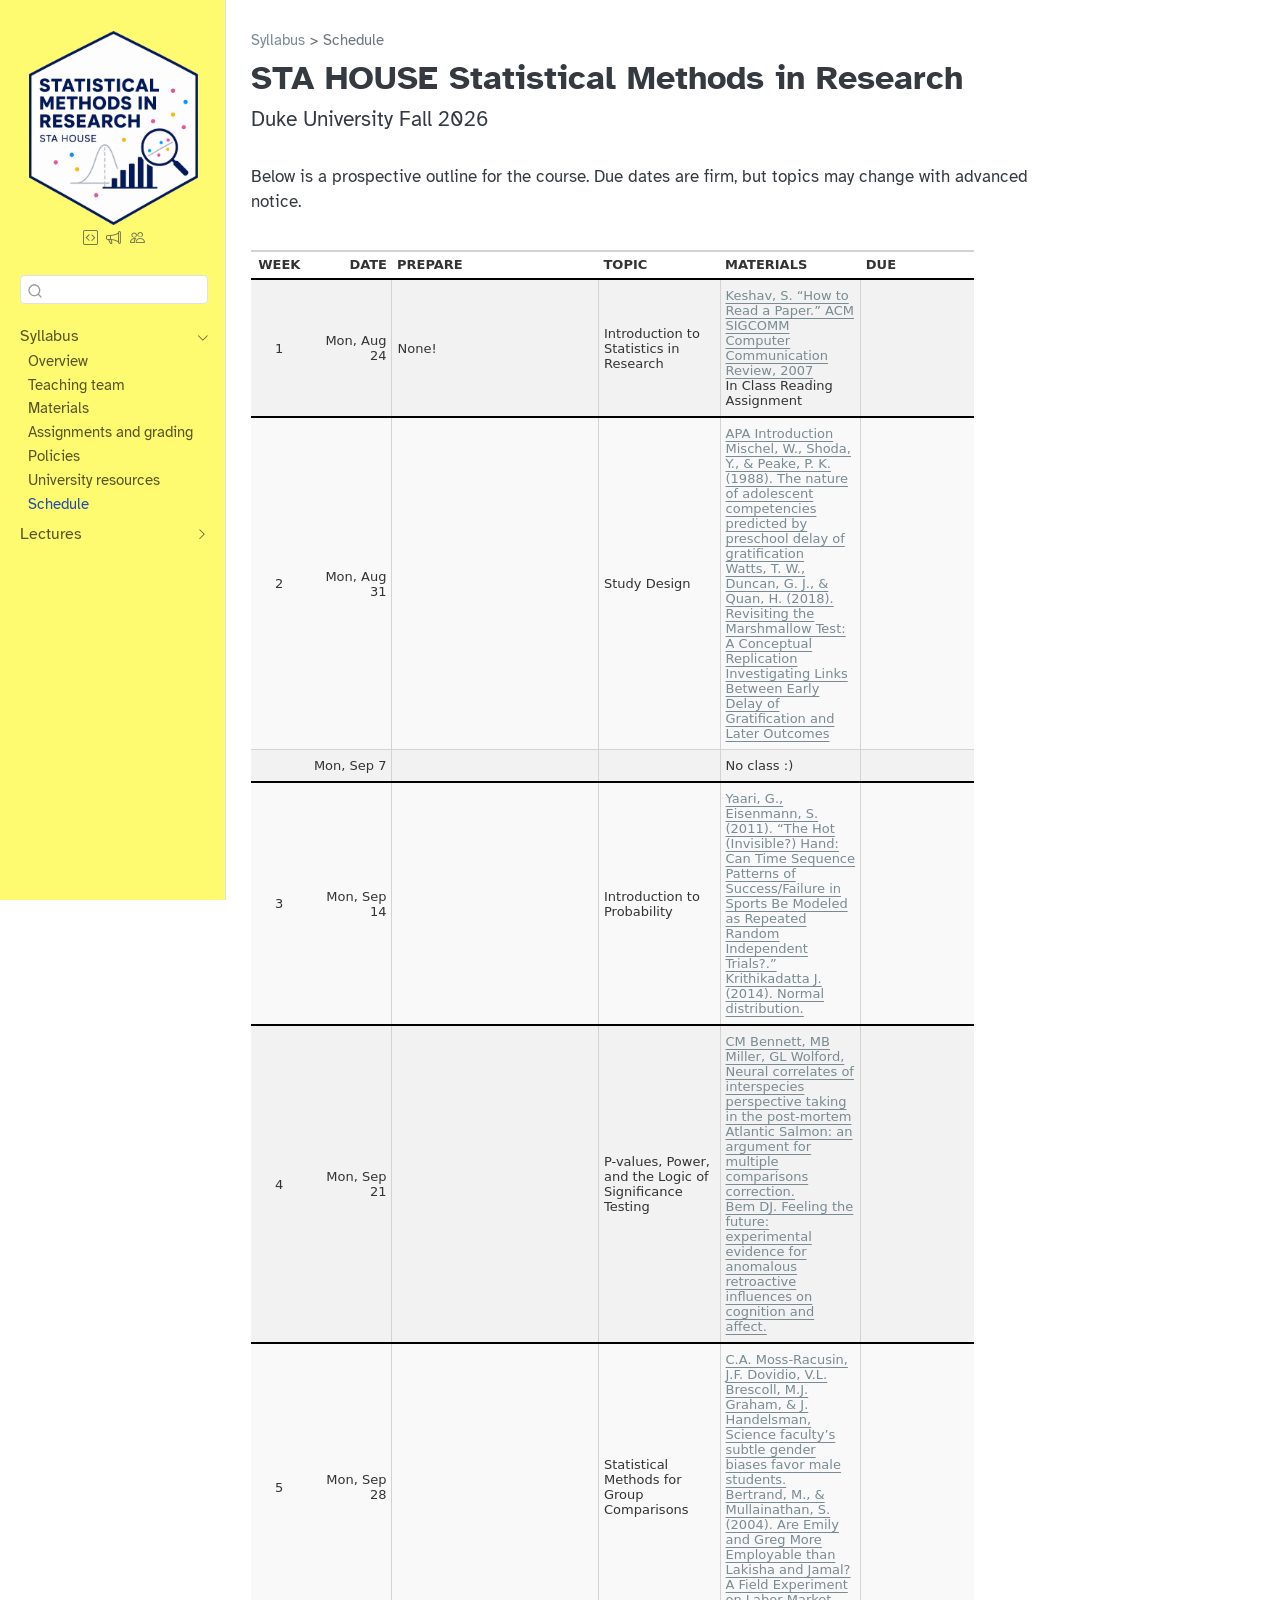
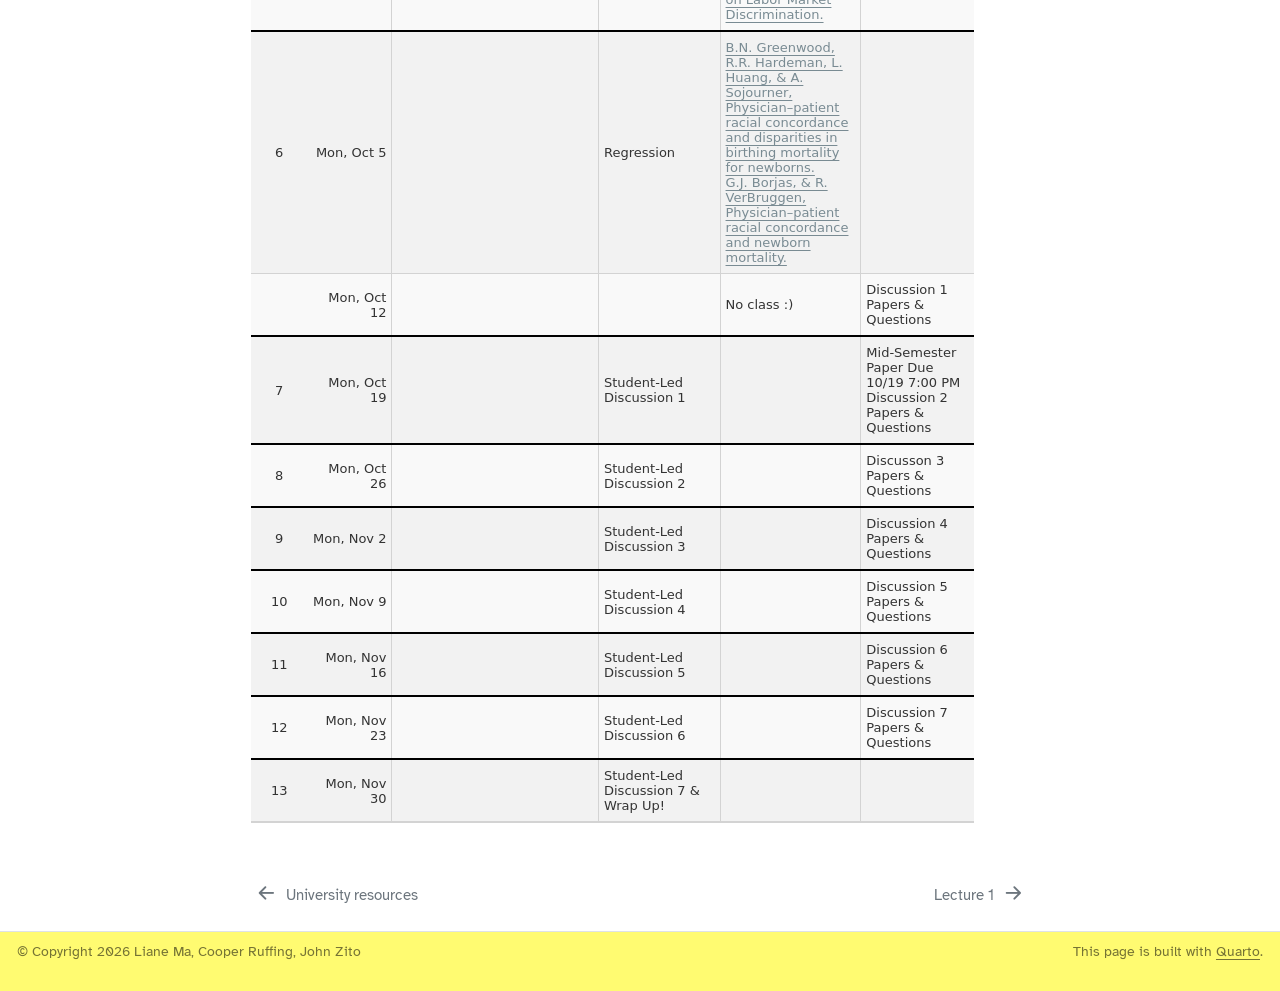
<file: index.html>
<!DOCTYPE html>
<html xmlns="http://www.w3.org/1999/xhtml" lang="en" xml:lang="en"><head>

<meta charset="utf-8">
<meta name="generator" content="quarto-1.9.37">

<meta name="viewport" content="width=device-width, initial-scale=1.0, user-scalable=yes">


<title>STA HOUSE Statistical Methods in Research – STA HOUSE Spring 2026</title>
<style>
/* Default styles provided by pandoc.
** See https://pandoc.org/MANUAL.html#variables-for-html for config info.
*/
code{white-space: pre-wrap;}
span.smallcaps{font-variant: small-caps;}
div.columns{display: flex; gap: min(4vw, 1.5em);}
div.column{flex: auto; overflow-x: auto;}
div.hanging-indent{margin-left: 1.5em; text-indent: -1.5em;}
ul.task-list{list-style: none;}
ul.task-list li input[type="checkbox"] {
  width: 0.8em;
  margin: 0 0.8em 0.2em -1em; /* quarto-specific, see https://github.com/quarto-dev/quarto-cli/issues/4556 */ 
  vertical-align: middle;
}
</style>


<script src="site_libs/quarto-nav/quarto-nav.js"></script>
<script src="site_libs/clipboard/clipboard.min.js"></script>
<script src="site_libs/quarto-search/autocomplete.umd.js"></script>
<script src="site_libs/quarto-search/fuse.min.js"></script>
<script src="site_libs/quarto-search/quarto-search.js"></script>
<meta name="quarto:offset" content="./">
<link href="./lectures/lectures-lecture1.html" rel="next">
<link href="./syllabus/syllabus-resources.html" rel="prev">
<script src="site_libs/quarto-html/quarto.js" type="module"></script>
<script src="site_libs/quarto-html/tabsets/tabsets.js" type="module"></script>
<script src="site_libs/quarto-html/popper.min.js"></script>
<script src="site_libs/quarto-html/tippy.umd.min.js"></script>
<script src="site_libs/quarto-html/anchor.min.js"></script>
<link href="site_libs/quarto-html/tippy.css" rel="stylesheet">
<link href="site_libs/quarto-html/quarto-syntax-highlighting-cad2a2f8a56dfe71ee895a68e79c9b9a.css" rel="stylesheet" id="quarto-text-highlighting-styles">
<script src="site_libs/bootstrap/bootstrap.min.js"></script>
<link href="site_libs/bootstrap/bootstrap-icons.css" rel="stylesheet">
<link href="site_libs/bootstrap/bootstrap-bee3f57ef230264cb5270c97f1893b01.min.css" rel="stylesheet" append-hash="true" id="quarto-bootstrap" data-mode="light">
<script id="quarto-search-options" type="application/json">{
  "location": "sidebar",
  "copy-button": false,
  "collapse-after": 3,
  "panel-placement": "start",
  "type": "textbox",
  "limit": 50,
  "keyboard-shortcut": [
    "f",
    "/",
    "s"
  ],
  "show-item-context": false,
  "language": {
    "search-no-results-text": "No results",
    "search-matching-documents-text": "matching documents",
    "search-copy-link-title": "Copy link to search",
    "search-hide-matches-text": "Hide additional matches",
    "search-more-match-text": "more match in this document",
    "search-more-matches-text": "more matches in this document",
    "search-clear-button-title": "Clear",
    "search-text-placeholder": "",
    "search-detached-cancel-button-title": "Cancel",
    "search-submit-button-title": "Submit",
    "search-label": "Search"
  }
}</script>


<meta property="og:title" content="STA HOUSE Statistical Methods in Research – STA HOUSE Spring 2026">
<meta property="og:description" content="Duke University Fall 2026">
<meta property="og:site_name" content="STA HOUSE Spring 2026">
</head>

<body class="nav-sidebar docked quarto-light">

<div id="quarto-search-results"></div>
  <header id="quarto-header" class="headroom fixed-top">
  <nav class="quarto-secondary-nav">
    <div class="container-fluid d-flex">
      <button type="button" class="quarto-btn-toggle btn" data-bs-toggle="collapse" role="button" data-bs-target=".quarto-sidebar-collapse-item" aria-controls="quarto-sidebar" aria-expanded="false" aria-label="Toggle sidebar navigation" onclick="if (window.quartoToggleHeadroom) { window.quartoToggleHeadroom(); }">
        <i class="bi bi-layout-text-sidebar-reverse"></i>
      </button>
        <nav class="quarto-page-breadcrumbs" aria-label="breadcrumb"><ol class="breadcrumb"><li class="breadcrumb-item"><a href="./syllabus/syllabus-overview.html">Syllabus</a></li><li class="breadcrumb-item"><a href="./index.html">Schedule</a></li></ol></nav>
        <a class="flex-grow-1" role="navigation" data-bs-toggle="collapse" data-bs-target=".quarto-sidebar-collapse-item" aria-controls="quarto-sidebar" aria-expanded="false" aria-label="Toggle sidebar navigation" onclick="if (window.quartoToggleHeadroom) { window.quartoToggleHeadroom(); }">      
        </a>
      <button type="button" class="btn quarto-search-button" aria-label="Search" onclick="window.quartoOpenSearch();">
        <i class="bi bi-search"></i>
      </button>
    </div>
  </nav>
</header>
<!-- content -->
<div id="quarto-content" class="quarto-container page-columns page-rows-contents page-layout-article">
<!-- sidebar -->
  <nav id="quarto-sidebar" class="sidebar collapse collapse-horizontal quarto-sidebar-collapse-item sidebar-navigation docked overflow-auto">
    <div class="pt-lg-2 mt-2 text-center sidebar-header">
      <a href="./index.html" class="sidebar-logo-link">
      <img src="./img/stahouse_hexagon.png" alt="" class="sidebar-logo light-content py-0 d-lg-inline d-none">
      <img src="./img/stahouse_hexagon.png" alt="" class="sidebar-logo dark-content py-0 d-lg-inline d-none">
      </a>
      <div class="sidebar-tools-main tools-wide">
    <a href="https://cmgr.oit.duke.edu/containers" title="RStudio Containers" class="quarto-navigation-tool px-1" aria-label="RStudio Containers"><i class="bi bi-code-square"></i></a>
    <a href="https://go.canvas.duke.edu/" title="Canvas" class="quarto-navigation-tool px-1" aria-label="Canvas"><i class="bi bi-megaphone"></i></a>
    <a href="https://edstem.org/us/courses/89284/discussion" title="Ed Discussion" class="quarto-navigation-tool px-1" aria-label="Ed Discussion"><i class="bi bi-people"></i></a>
</div>
      </div>
        <div class="mt-2 flex-shrink-0 align-items-center">
        <div class="sidebar-search">
        <div id="quarto-search" class="" title="Search"></div>
        </div>
        </div>
    <div class="sidebar-menu-container"> 
    <ul class="list-unstyled mt-1">
        <li class="sidebar-item sidebar-item-section">
      <div class="sidebar-item-container"> 
            <a class="sidebar-item-text sidebar-link text-start" data-bs-toggle="collapse" data-bs-target="#quarto-sidebar-section-1" role="navigation" aria-expanded="true">
 <span class="menu-text">Syllabus</span></a>
          <a class="sidebar-item-toggle text-start" data-bs-toggle="collapse" data-bs-target="#quarto-sidebar-section-1" role="navigation" aria-expanded="true" aria-label="Toggle section">
            <i class="bi bi-chevron-right ms-2"></i>
          </a> 
      </div>
      <ul id="quarto-sidebar-section-1" class="collapse list-unstyled sidebar-section depth1 show">  
          <li class="sidebar-item">
  <div class="sidebar-item-container"> 
  <a href="./syllabus/syllabus-overview.html" class="sidebar-item-text sidebar-link">
 <span class="menu-text">Overview</span></a>
  </div>
</li>
          <li class="sidebar-item">
  <div class="sidebar-item-container"> 
  <a href="./syllabus/syllabus-team.html" class="sidebar-item-text sidebar-link">
 <span class="menu-text">Teaching team</span></a>
  </div>
</li>
          <li class="sidebar-item">
  <div class="sidebar-item-container"> 
  <a href="./syllabus/syllabus-materials.html" class="sidebar-item-text sidebar-link">
 <span class="menu-text">Materials</span></a>
  </div>
</li>
          <li class="sidebar-item">
  <div class="sidebar-item-container"> 
  <a href="./syllabus/syllabus-assignments.html" class="sidebar-item-text sidebar-link">
 <span class="menu-text">Assignments and grading</span></a>
  </div>
</li>
          <li class="sidebar-item">
  <div class="sidebar-item-container"> 
  <a href="./syllabus/syllabus-policies.html" class="sidebar-item-text sidebar-link">
 <span class="menu-text">Policies</span></a>
  </div>
</li>
          <li class="sidebar-item">
  <div class="sidebar-item-container"> 
  <a href="./syllabus/syllabus-resources.html" class="sidebar-item-text sidebar-link">
 <span class="menu-text">University resources</span></a>
  </div>
</li>
          <li class="sidebar-item">
  <div class="sidebar-item-container"> 
  <a href="./index.html" class="sidebar-item-text sidebar-link active">
 <span class="menu-text">Schedule</span></a>
  </div>
</li>
      </ul>
  </li>
        <li class="sidebar-item sidebar-item-section">
      <div class="sidebar-item-container"> 
            <a class="sidebar-item-text sidebar-link text-start collapsed" data-bs-toggle="collapse" data-bs-target="#quarto-sidebar-section-2" role="navigation" aria-expanded="false">
 <span class="menu-text">Lectures</span></a>
          <a class="sidebar-item-toggle text-start collapsed" data-bs-toggle="collapse" data-bs-target="#quarto-sidebar-section-2" role="navigation" aria-expanded="false" aria-label="Toggle section">
            <i class="bi bi-chevron-right ms-2"></i>
          </a> 
      </div>
      <ul id="quarto-sidebar-section-2" class="collapse list-unstyled sidebar-section depth1 ">  
          <li class="sidebar-item">
  <div class="sidebar-item-container"> 
  <a href="./lectures/lectures-lecture1.html" class="sidebar-item-text sidebar-link">
 <span class="menu-text">Lecture 1</span></a>
  </div>
</li>
          <li class="sidebar-item">
  <div class="sidebar-item-container"> 
  <a href="./lectures/lectures-lecture2.html" class="sidebar-item-text sidebar-link">
 <span class="menu-text">Lecture 2</span></a>
  </div>
</li>
          <li class="sidebar-item">
  <div class="sidebar-item-container"> 
  <a href="./lectures/lectures-lecture3.html" class="sidebar-item-text sidebar-link">
 <span class="menu-text">Lecture 3</span></a>
  </div>
</li>
          <li class="sidebar-item">
  <div class="sidebar-item-container"> 
  <a href="./lectures/lectures-lecture4.html" class="sidebar-item-text sidebar-link">
 <span class="menu-text">Lecture 4</span></a>
  </div>
</li>
          <li class="sidebar-item">
  <div class="sidebar-item-container"> 
  <a href="./lectures/lectures-lecture5.html" class="sidebar-item-text sidebar-link">
 <span class="menu-text">Lecture 5</span></a>
  </div>
</li>
      </ul>
  </li>
    </ul>
    </div>
</nav>
<div id="quarto-sidebar-glass" class="quarto-sidebar-collapse-item" data-bs-toggle="collapse" data-bs-target=".quarto-sidebar-collapse-item"></div>
<!-- margin-sidebar -->
    <div id="quarto-margin-sidebar" class="sidebar margin-sidebar zindex-bottom">
        
    </div>
<!-- main -->
<main class="content page-columns page-full" id="quarto-document-content">

<header id="title-block-header" class="quarto-title-block default"><nav class="quarto-page-breadcrumbs quarto-title-breadcrumbs d-none d-lg-block" aria-label="breadcrumb"><ol class="breadcrumb"><li class="breadcrumb-item"><a href="./syllabus/syllabus-overview.html">Syllabus</a></li><li class="breadcrumb-item"><a href="./index.html">Schedule</a></li></ol></nav>
<div class="quarto-title">
<h1 class="title">STA HOUSE Statistical Methods in Research</h1>
<p class="subtitle lead">Duke University Fall 2026</p>
</div>



<div class="quarto-title-meta">

    
  
    
  </div>
  


</header>


<p>Below is a prospective outline for the course. Due dates are firm, but topics may change with advanced notice.</p>
<div class="cell page-columns page-full">
<div class="cell-output-display column-screen-inset-right">
<div id="elowqbbsyc" style="padding-left:0px;padding-right:0px;padding-top:10px;padding-bottom:10px;overflow-x:auto;overflow-y:auto;width:auto;height:auto;">
<style>#elowqbbsyc table {
  font-family: system-ui, 'Segoe UI', Roboto, Helvetica, Arial, sans-serif, 'Apple Color Emoji', 'Segoe UI Emoji', 'Segoe UI Symbol', 'Noto Color Emoji';
  -webkit-font-smoothing: antialiased;
  -moz-osx-font-smoothing: grayscale;
}

#elowqbbsyc thead, #elowqbbsyc tbody, #elowqbbsyc tfoot, #elowqbbsyc tr, #elowqbbsyc td, #elowqbbsyc th {
  border-style: none;
}

#elowqbbsyc p {
  margin: 0;
  padding: 0;
}

#elowqbbsyc .gt_table {
  display: table;
  border-collapse: collapse;
  line-height: normal;
  margin-left: 0;
  margin-right: auto;
  color: #333333;
  font-size: 13px;
  font-weight: normal;
  font-style: normal;
  background-color: #FFFFFF;
  width: 72%;
  border-top-style: solid;
  border-top-width: 2px;
  border-top-color: #A8A8A8;
  border-right-style: none;
  border-right-width: 2px;
  border-right-color: #D3D3D3;
  border-bottom-style: solid;
  border-bottom-width: 2px;
  border-bottom-color: #A8A8A8;
  border-left-style: none;
  border-left-width: 2px;
  border-left-color: #D3D3D3;
}

#elowqbbsyc .gt_caption {
  padding-top: 4px;
  padding-bottom: 4px;
}

#elowqbbsyc .gt_title {
  color: #333333;
  font-size: 125%;
  font-weight: initial;
  padding-top: 4px;
  padding-bottom: 4px;
  padding-left: 5px;
  padding-right: 5px;
  border-bottom-color: #FFFFFF;
  border-bottom-width: 0;
}

#elowqbbsyc .gt_subtitle {
  color: #333333;
  font-size: 85%;
  font-weight: initial;
  padding-top: 3px;
  padding-bottom: 5px;
  padding-left: 5px;
  padding-right: 5px;
  border-top-color: #FFFFFF;
  border-top-width: 0;
}

#elowqbbsyc .gt_heading {
  background-color: #FFFFFF;
  text-align: center;
  border-bottom-color: #FFFFFF;
  border-left-style: none;
  border-left-width: 1px;
  border-left-color: #D3D3D3;
  border-right-style: none;
  border-right-width: 1px;
  border-right-color: #D3D3D3;
}

#elowqbbsyc .gt_bottom_border {
  border-bottom-style: solid;
  border-bottom-width: 2px;
  border-bottom-color: #D3D3D3;
}

#elowqbbsyc .gt_col_headings {
  border-top-style: solid;
  border-top-width: 2px;
  border-top-color: #D3D3D3;
  border-bottom-style: solid;
  border-bottom-width: 2px;
  border-bottom-color: #D3D3D3;
  border-left-style: none;
  border-left-width: 1px;
  border-left-color: #D3D3D3;
  border-right-style: none;
  border-right-width: 1px;
  border-right-color: #D3D3D3;
}

#elowqbbsyc .gt_col_heading {
  color: #333333;
  background-color: #FFFFFF;
  font-size: 100%;
  font-weight: normal;
  text-transform: inherit;
  border-left-style: none;
  border-left-width: 1px;
  border-left-color: #D3D3D3;
  border-right-style: none;
  border-right-width: 1px;
  border-right-color: #D3D3D3;
  vertical-align: bottom;
  padding-top: 5px;
  padding-bottom: 6px;
  padding-left: 5px;
  padding-right: 5px;
  overflow-x: hidden;
}

#elowqbbsyc .gt_column_spanner_outer {
  color: #333333;
  background-color: #FFFFFF;
  font-size: 100%;
  font-weight: normal;
  text-transform: inherit;
  padding-top: 0;
  padding-bottom: 0;
  padding-left: 4px;
  padding-right: 4px;
}

#elowqbbsyc .gt_column_spanner_outer:first-child {
  padding-left: 0;
}

#elowqbbsyc .gt_column_spanner_outer:last-child {
  padding-right: 0;
}

#elowqbbsyc .gt_column_spanner {
  border-bottom-style: solid;
  border-bottom-width: 2px;
  border-bottom-color: #D3D3D3;
  vertical-align: bottom;
  padding-top: 5px;
  padding-bottom: 5px;
  overflow-x: hidden;
  display: inline-block;
  width: 100%;
}

#elowqbbsyc .gt_spanner_row {
  border-bottom-style: hidden;
}

#elowqbbsyc .gt_group_heading {
  padding-top: 8px;
  padding-bottom: 8px;
  padding-left: 5px;
  padding-right: 5px;
  color: #333333;
  background-color: #FFFFFF;
  font-size: 100%;
  font-weight: initial;
  text-transform: inherit;
  border-top-style: solid;
  border-top-width: 2px;
  border-top-color: #D3D3D3;
  border-bottom-style: solid;
  border-bottom-width: 2px;
  border-bottom-color: #D3D3D3;
  border-left-style: none;
  border-left-width: 1px;
  border-left-color: #D3D3D3;
  border-right-style: none;
  border-right-width: 1px;
  border-right-color: #D3D3D3;
  vertical-align: middle;
  text-align: left;
}

#elowqbbsyc .gt_empty_group_heading {
  padding: 0.5px;
  color: #333333;
  background-color: #FFFFFF;
  font-size: 100%;
  font-weight: initial;
  border-top-style: solid;
  border-top-width: 2px;
  border-top-color: #D3D3D3;
  border-bottom-style: solid;
  border-bottom-width: 2px;
  border-bottom-color: #D3D3D3;
  vertical-align: middle;
}

#elowqbbsyc .gt_from_md > :first-child {
  margin-top: 0;
}

#elowqbbsyc .gt_from_md > :last-child {
  margin-bottom: 0;
}

#elowqbbsyc .gt_row {
  padding-top: 8px;
  padding-bottom: 8px;
  padding-left: 5px;
  padding-right: 5px;
  margin: 10px;
  border-top-style: solid;
  border-top-width: 1px;
  border-top-color: #D3D3D3;
  border-left-style: none;
  border-left-width: 1px;
  border-left-color: #D3D3D3;
  border-right-style: none;
  border-right-width: 1px;
  border-right-color: #D3D3D3;
  vertical-align: middle;
  overflow-x: hidden;
}

#elowqbbsyc .gt_stub {
  color: #333333;
  background-color: #FFFFFF;
  font-size: 100%;
  font-weight: initial;
  text-transform: inherit;
  border-right-style: solid;
  border-right-width: 2px;
  border-right-color: #D3D3D3;
  padding-left: 5px;
  padding-right: 5px;
}

#elowqbbsyc .gt_stub_row_group {
  color: #333333;
  background-color: #FFFFFF;
  font-size: 100%;
  font-weight: initial;
  text-transform: inherit;
  border-right-style: solid;
  border-right-width: 2px;
  border-right-color: #D3D3D3;
  padding-left: 5px;
  padding-right: 5px;
  vertical-align: top;
}

#elowqbbsyc .gt_row_group_first td {
  border-top-width: 2px;
}

#elowqbbsyc .gt_row_group_first th {
  border-top-width: 2px;
}

#elowqbbsyc .gt_summary_row {
  color: #333333;
  background-color: #FFFFFF;
  text-transform: inherit;
  padding-top: 8px;
  padding-bottom: 8px;
  padding-left: 5px;
  padding-right: 5px;
}

#elowqbbsyc .gt_first_summary_row {
  border-top-style: solid;
  border-top-color: #D3D3D3;
}

#elowqbbsyc .gt_first_summary_row.thick {
  border-top-width: 2px;
}

#elowqbbsyc .gt_last_summary_row {
  padding-top: 8px;
  padding-bottom: 8px;
  padding-left: 5px;
  padding-right: 5px;
  border-bottom-style: solid;
  border-bottom-width: 2px;
  border-bottom-color: #D3D3D3;
}

#elowqbbsyc .gt_grand_summary_row {
  color: #333333;
  background-color: #FFFFFF;
  text-transform: inherit;
  padding-top: 8px;
  padding-bottom: 8px;
  padding-left: 5px;
  padding-right: 5px;
}

#elowqbbsyc .gt_first_grand_summary_row {
  padding-top: 8px;
  padding-bottom: 8px;
  padding-left: 5px;
  padding-right: 5px;
  border-top-style: double;
  border-top-width: 6px;
  border-top-color: #D3D3D3;
}

#elowqbbsyc .gt_last_grand_summary_row_top {
  padding-top: 8px;
  padding-bottom: 8px;
  padding-left: 5px;
  padding-right: 5px;
  border-bottom-style: double;
  border-bottom-width: 6px;
  border-bottom-color: #D3D3D3;
}

#elowqbbsyc .gt_striped {
  background-color: rgba(128, 128, 128, 0.05);
}

#elowqbbsyc .gt_table_body {
  border-top-style: solid;
  border-top-width: 2px;
  border-top-color: #D3D3D3;
  border-bottom-style: solid;
  border-bottom-width: 2px;
  border-bottom-color: #D3D3D3;
}

#elowqbbsyc .gt_footnotes {
  color: #333333;
  background-color: #FFFFFF;
  border-bottom-style: none;
  border-bottom-width: 2px;
  border-bottom-color: #D3D3D3;
  border-left-style: none;
  border-left-width: 2px;
  border-left-color: #D3D3D3;
  border-right-style: none;
  border-right-width: 2px;
  border-right-color: #D3D3D3;
}

#elowqbbsyc .gt_footnote {
  margin: 0px;
  font-size: 90%;
  padding-top: 4px;
  padding-bottom: 4px;
  padding-left: 5px;
  padding-right: 5px;
}

#elowqbbsyc .gt_sourcenotes {
  color: #333333;
  background-color: #FFFFFF;
  border-bottom-style: none;
  border-bottom-width: 2px;
  border-bottom-color: #D3D3D3;
  border-left-style: none;
  border-left-width: 2px;
  border-left-color: #D3D3D3;
  border-right-style: none;
  border-right-width: 2px;
  border-right-color: #D3D3D3;
}

#elowqbbsyc .gt_sourcenote {
  font-size: 90%;
  padding-top: 4px;
  padding-bottom: 4px;
  padding-left: 5px;
  padding-right: 5px;
}

#elowqbbsyc .gt_left {
  text-align: left;
}

#elowqbbsyc .gt_center {
  text-align: center;
}

#elowqbbsyc .gt_right {
  text-align: right;
  font-variant-numeric: tabular-nums;
}

#elowqbbsyc .gt_font_normal {
  font-weight: normal;
}

#elowqbbsyc .gt_font_bold {
  font-weight: bold;
}

#elowqbbsyc .gt_font_italic {
  font-style: italic;
}

#elowqbbsyc .gt_super {
  font-size: 65%;
}

#elowqbbsyc .gt_footnote_marks {
  font-size: 75%;
  vertical-align: 0.4em;
  position: initial;
}

#elowqbbsyc .gt_asterisk {
  font-size: 100%;
  vertical-align: 0;
}

#elowqbbsyc .gt_indent_1 {
  text-indent: 5px;
}

#elowqbbsyc .gt_indent_2 {
  text-indent: 10px;
}

#elowqbbsyc .gt_indent_3 {
  text-indent: 15px;
}

#elowqbbsyc .gt_indent_4 {
  text-indent: 20px;
}

#elowqbbsyc .gt_indent_5 {
  text-indent: 25px;
}

#elowqbbsyc .katex-display {
  display: inline-flex !important;
  margin-bottom: 0.75em !important;
}

#elowqbbsyc div.Reactable > div.rt-table > div.rt-thead > div.rt-tr.rt-tr-group-header > div.rt-th-group:after {
  height: 0px !important;
}
</style>

<table class="gt_table caption-top table table-sm table-striped small" data-quarto-bootstrap="false">
<colgroup>
<col style="width: 2%">
<col style="width: 9%">
<col style="width: 22%">
<col style="width: 12%">
<col style="width: 15%">
<col style="width: 12%">
</colgroup>
<thead>
<tr class="gt_col_headings header">
<th id="week" class="gt_col_heading gt_columns_bottom_border gt_center" data-quarto-table-cell-role="th" scope="col"><strong>WEEK</strong></th>
<th id="date" class="gt_col_heading gt_columns_bottom_border gt_right" data-quarto-table-cell-role="th" scope="col"><strong>DATE</strong></th>
<th id="prepare" class="gt_col_heading gt_columns_bottom_border gt_left" data-quarto-table-cell-role="th" scope="col"><strong>PREPARE</strong></th>
<th id="topic" class="gt_col_heading gt_columns_bottom_border gt_left" data-quarto-table-cell-role="th" scope="col"><strong>TOPIC</strong></th>
<th id="materials" class="gt_col_heading gt_columns_bottom_border gt_left" data-quarto-table-cell-role="th" scope="col"><strong>MATERIALS</strong></th>
<th id="due" class="gt_col_heading gt_columns_bottom_border gt_left" data-quarto-table-cell-role="th" scope="col"><strong>DUE</strong></th>
</tr>
</thead>
<tbody class="gt_table_body">
<tr class="odd">
<td class="gt_row gt_center" headers="week" style="border-top-width: 2px; border-top-style: solid; border-top-color: black">1</td>
<td class="gt_row gt_right" headers="date" style="border-right-width: 1px; border-right-style: solid; border-right-color: #D3D3D3; border-top-width: 2px; border-top-style: solid; border-top-color: black">Mon, Aug 24</td>
<td class="gt_row gt_left" headers="prepare" style="border-right-width: 1px; border-right-style: solid; border-right-color: #D3D3D3; border-top-width: 2px; border-top-style: solid; border-top-color: black">None!</td>
<td class="gt_row gt_left" headers="topic" style="border-right-width: 1px; border-right-style: solid; border-right-color: #D3D3D3; border-top-width: 2px; border-top-style: solid; border-top-color: black">Introduction to Statistics in Research</td>
<td class="gt_row gt_left" headers="materials" style="border-right-width: 1px; border-right-style: solid; border-right-color: #D3D3D3; border-top-width: 2px; border-top-style: solid; border-top-color: black"><a href="dl.acm.org/doi/10.1145/1273445.1273458">Keshav, S. “How to Read a Paper.” ACM SIGCOMM Computer Communication Review, 2007</a> <br> In Class Reading Assignment</td>
<td class="gt_row gt_left" headers="due" style="border-top-width: 2px; border-top-style: solid; border-top-color: black"><br>
</td>
</tr>
<tr class="even">
<td class="gt_row gt_center gt_striped" headers="week" style="border-top-width: 2px; border-top-style: solid; border-top-color: black">2</td>
<td class="gt_row gt_right gt_striped" headers="date" style="border-right-width: 1px; border-right-style: solid; border-right-color: #D3D3D3; border-top-width: 2px; border-top-style: solid; border-top-color: black">Mon, Aug 31</td>
<td class="gt_row gt_left gt_striped" headers="prepare" style="border-right-width: 1px; border-right-style: solid; border-right-color: #D3D3D3; border-top-width: 2px; border-top-style: solid; border-top-color: black"><br>
</td>
<td class="gt_row gt_left gt_striped" headers="topic" style="border-right-width: 1px; border-right-style: solid; border-right-color: #D3D3D3; border-top-width: 2px; border-top-style: solid; border-top-color: black">Study Design</td>
<td class="gt_row gt_left gt_striped" headers="materials" style="border-right-width: 1px; border-right-style: solid; border-right-color: #D3D3D3; border-top-width: 2px; border-top-style: solid; border-top-color: black"><a href="https://www.apa.org/topics/willpower-gratification.pdf">APA Introduction</a> <br> <a href="https://psycnet.apa.org/fulltext/1988-19783-001.pdf?auth_token=417a6cd1f373ff26d1a69aeecd272de7161664c3&amp;returnUrl=https%3A%2F%2Fpsycnet.apa.org%2Frecord%2F1988-19783-001">Mischel, W., Shoda, Y., &amp; Peake, P. K. (1988). The nature of adolescent competencies predicted by preschool delay of gratification</a> <br> <a href="https://pmc.ncbi.nlm.nih.gov/articles/PMC6050075/">Watts, T. W., Duncan, G. J., &amp; Quan, H. (2018). Revisiting the Marshmallow Test: A Conceptual Replication Investigating Links Between Early Delay of Gratification and Later Outcomes</a></td>
<td class="gt_row gt_left gt_striped" headers="due" style="border-top-width: 2px; border-top-style: solid; border-top-color: black"><br>
</td>
</tr>
<tr class="odd">
<td class="gt_row gt_center" headers="week"><br>
</td>
<td class="gt_row gt_right" headers="date" style="border-right-width: 1px; border-right-style: solid; border-right-color: #D3D3D3">Mon, Sep 7</td>
<td class="gt_row gt_left" headers="prepare" style="border-right-width: 1px; border-right-style: solid; border-right-color: #D3D3D3"><br>
</td>
<td class="gt_row gt_left" headers="topic" style="border-right-width: 1px; border-right-style: solid; border-right-color: #D3D3D3"><br>
</td>
<td class="gt_row gt_left" headers="materials" style="border-right-width: 1px; border-right-style: solid; border-right-color: #D3D3D3">No class :)</td>
<td class="gt_row gt_left" headers="due"><br>
</td>
</tr>
<tr class="even">
<td class="gt_row gt_center gt_striped" headers="week" style="border-top-width: 2px; border-top-style: solid; border-top-color: black">3</td>
<td class="gt_row gt_right gt_striped" headers="date" style="border-right-width: 1px; border-right-style: solid; border-right-color: #D3D3D3; border-top-width: 2px; border-top-style: solid; border-top-color: black">Mon, Sep 14</td>
<td class="gt_row gt_left gt_striped" headers="prepare" style="border-right-width: 1px; border-right-style: solid; border-right-color: #D3D3D3; border-top-width: 2px; border-top-style: solid; border-top-color: black"><br>
</td>
<td class="gt_row gt_left gt_striped" headers="topic" style="border-right-width: 1px; border-right-style: solid; border-right-color: #D3D3D3; border-top-width: 2px; border-top-style: solid; border-top-color: black">Introduction to Probability</td>
<td class="gt_row gt_left gt_striped" headers="materials" style="border-right-width: 1px; border-right-style: solid; border-right-color: #D3D3D3; border-top-width: 2px; border-top-style: solid; border-top-color: black"><a href="https://journals.plos.org/plosone/article?id=10.1371/journal.pone.0024532">Yaari, G., Eisenmann, S. (2011). “The Hot (Invisible?) Hand: Can Time Sequence Patterns of Success/Failure in Sports Be Modeled as Repeated Random Independent Trials?.”</a> <br> <a href="https://www.ovid.com/jnls/jcde/fulltext/10.4103/0972-0707.124171~normal-distribution">Krithikadatta J. (2014). Normal distribution.</a></td>
<td class="gt_row gt_left gt_striped" headers="due" style="border-top-width: 2px; border-top-style: solid; border-top-color: black"><br>
</td>
</tr>
<tr class="odd">
<td class="gt_row gt_center" headers="week" style="border-top-width: 2px; border-top-style: solid; border-top-color: black">4</td>
<td class="gt_row gt_right" headers="date" style="border-right-width: 1px; border-right-style: solid; border-right-color: #D3D3D3; border-top-width: 2px; border-top-style: solid; border-top-color: black">Mon, Sep 21</td>
<td class="gt_row gt_left" headers="prepare" style="border-right-width: 1px; border-right-style: solid; border-right-color: #D3D3D3; border-top-width: 2px; border-top-style: solid; border-top-color: black"><br>
</td>
<td class="gt_row gt_left" headers="topic" style="border-right-width: 1px; border-right-style: solid; border-right-color: #D3D3D3; border-top-width: 2px; border-top-style: solid; border-top-color: black">P-values, Power, and the Logic of Significance Testing</td>
<td class="gt_row gt_left" headers="materials" style="border-right-width: 1px; border-right-style: solid; border-right-color: #D3D3D3; border-top-width: 2px; border-top-style: solid; border-top-color: black"><a href="https://doi.org/10.1016/S1053-8119(09)71202-9">CM Bennett, MB Miller, GL Wolford, Neural correlates of interspecies perspective taking in the post-mortem Atlantic Salmon: an argument for multiple comparisons correction.</a> <br> <a href="https://pubmed.ncbi.nlm.nih.gov/21280961/">Bem DJ. Feeling the future: experimental evidence for anomalous retroactive influences on cognition and affect.</a></td>
<td class="gt_row gt_left" headers="due" style="border-top-width: 2px; border-top-style: solid; border-top-color: black"><br>
</td>
</tr>
<tr class="even">
<td class="gt_row gt_center gt_striped" headers="week" style="border-top-width: 2px; border-top-style: solid; border-top-color: black">5</td>
<td class="gt_row gt_right gt_striped" headers="date" style="border-right-width: 1px; border-right-style: solid; border-right-color: #D3D3D3; border-top-width: 2px; border-top-style: solid; border-top-color: black">Mon, Sep 28</td>
<td class="gt_row gt_left gt_striped" headers="prepare" style="border-right-width: 1px; border-right-style: solid; border-right-color: #D3D3D3; border-top-width: 2px; border-top-style: solid; border-top-color: black"><br>
</td>
<td class="gt_row gt_left gt_striped" headers="topic" style="border-right-width: 1px; border-right-style: solid; border-right-color: #D3D3D3; border-top-width: 2px; border-top-style: solid; border-top-color: black">Statistical Methods for Group Comparisons</td>
<td class="gt_row gt_left gt_striped" headers="materials" style="border-right-width: 1px; border-right-style: solid; border-right-color: #D3D3D3; border-top-width: 2px; border-top-style: solid; border-top-color: black"><a href="https://doi.org/10.1073/pnas.1211286109">C.A. Moss-Racusin, J.F. Dovidio, V.L. Brescoll, M.J. Graham, &amp; J. Handelsman, Science faculty’s subtle gender biases favor male students.</a> <br> <a href="http://www.jstor.org/stable/3592802">Bertrand, M., &amp; Mullainathan, S. (2004). Are Emily and Greg More Employable than Lakisha and Jamal? A Field Experiment on Labor Market Discrimination.</a></td>
<td class="gt_row gt_left gt_striped" headers="due" style="border-top-width: 2px; border-top-style: solid; border-top-color: black"><br>
</td>
</tr>
<tr class="odd">
<td class="gt_row gt_center" headers="week" style="border-top-width: 2px; border-top-style: solid; border-top-color: black">6</td>
<td class="gt_row gt_right" headers="date" style="border-right-width: 1px; border-right-style: solid; border-right-color: #D3D3D3; border-top-width: 2px; border-top-style: solid; border-top-color: black">Mon, Oct 5</td>
<td class="gt_row gt_left" headers="prepare" style="border-right-width: 1px; border-right-style: solid; border-right-color: #D3D3D3; border-top-width: 2px; border-top-style: solid; border-top-color: black"><br>
</td>
<td class="gt_row gt_left" headers="topic" style="border-right-width: 1px; border-right-style: solid; border-right-color: #D3D3D3; border-top-width: 2px; border-top-style: solid; border-top-color: black">Regression</td>
<td class="gt_row gt_left" headers="materials" style="border-right-width: 1px; border-right-style: solid; border-right-color: #D3D3D3; border-top-width: 2px; border-top-style: solid; border-top-color: black"><a href="https://pubmed.ncbi.nlm.nih.gov/32817561/">B.N. Greenwood, R.R. Hardeman, L. Huang, &amp; A. Sojourner, Physician–patient racial concordance and disparities in birthing mortality for newborns.</a> <br> <a href="https://pubmed.ncbi.nlm.nih.gov/39284046/">G.J. Borjas, &amp; R. VerBruggen, Physician–patient racial concordance and newborn mortality.</a></td>
<td class="gt_row gt_left" headers="due" style="border-top-width: 2px; border-top-style: solid; border-top-color: black"><br>
</td>
</tr>
<tr class="even">
<td class="gt_row gt_center gt_striped" headers="week"><br>
</td>
<td class="gt_row gt_right gt_striped" headers="date" style="border-right-width: 1px; border-right-style: solid; border-right-color: #D3D3D3">Mon, Oct 12</td>
<td class="gt_row gt_left gt_striped" headers="prepare" style="border-right-width: 1px; border-right-style: solid; border-right-color: #D3D3D3"><br>
</td>
<td class="gt_row gt_left gt_striped" headers="topic" style="border-right-width: 1px; border-right-style: solid; border-right-color: #D3D3D3"><br>
</td>
<td class="gt_row gt_left gt_striped" headers="materials" style="border-right-width: 1px; border-right-style: solid; border-right-color: #D3D3D3">No class :)</td>
<td class="gt_row gt_left gt_striped" headers="due">Discussion 1 Papers &amp; Questions</td>
</tr>
<tr class="odd">
<td class="gt_row gt_center" headers="week" style="border-top-width: 2px; border-top-style: solid; border-top-color: black">7</td>
<td class="gt_row gt_right" headers="date" style="border-right-width: 1px; border-right-style: solid; border-right-color: #D3D3D3; border-top-width: 2px; border-top-style: solid; border-top-color: black">Mon, Oct 19</td>
<td class="gt_row gt_left" headers="prepare" style="border-right-width: 1px; border-right-style: solid; border-right-color: #D3D3D3; border-top-width: 2px; border-top-style: solid; border-top-color: black"><br>
</td>
<td class="gt_row gt_left" headers="topic" style="border-right-width: 1px; border-right-style: solid; border-right-color: #D3D3D3; border-top-width: 2px; border-top-style: solid; border-top-color: black">Student-Led Discussion 1</td>
<td class="gt_row gt_left" headers="materials" style="border-right-width: 1px; border-right-style: solid; border-right-color: #D3D3D3; border-top-width: 2px; border-top-style: solid; border-top-color: black"><br>
</td>
<td class="gt_row gt_left" headers="due" style="border-top-width: 2px; border-top-style: solid; border-top-color: black">Mid-Semester Paper Due 10/19 7:00 PM Discussion 2 Papers &amp; Questions</td>
</tr>
<tr class="even">
<td class="gt_row gt_center gt_striped" headers="week" style="border-top-width: 2px; border-top-style: solid; border-top-color: black">8</td>
<td class="gt_row gt_right gt_striped" headers="date" style="border-right-width: 1px; border-right-style: solid; border-right-color: #D3D3D3; border-top-width: 2px; border-top-style: solid; border-top-color: black">Mon, Oct 26</td>
<td class="gt_row gt_left gt_striped" headers="prepare" style="border-right-width: 1px; border-right-style: solid; border-right-color: #D3D3D3; border-top-width: 2px; border-top-style: solid; border-top-color: black"><br>
</td>
<td class="gt_row gt_left gt_striped" headers="topic" style="border-right-width: 1px; border-right-style: solid; border-right-color: #D3D3D3; border-top-width: 2px; border-top-style: solid; border-top-color: black">Student-Led Discussion 2</td>
<td class="gt_row gt_left gt_striped" headers="materials" style="border-right-width: 1px; border-right-style: solid; border-right-color: #D3D3D3; border-top-width: 2px; border-top-style: solid; border-top-color: black"><br>
</td>
<td class="gt_row gt_left gt_striped" headers="due" style="border-top-width: 2px; border-top-style: solid; border-top-color: black">Discusson 3 Papers &amp; Questions</td>
</tr>
<tr class="odd">
<td class="gt_row gt_center" headers="week" style="border-top-width: 2px; border-top-style: solid; border-top-color: black">9</td>
<td class="gt_row gt_right" headers="date" style="border-right-width: 1px; border-right-style: solid; border-right-color: #D3D3D3; border-top-width: 2px; border-top-style: solid; border-top-color: black">Mon, Nov 2</td>
<td class="gt_row gt_left" headers="prepare" style="border-right-width: 1px; border-right-style: solid; border-right-color: #D3D3D3; border-top-width: 2px; border-top-style: solid; border-top-color: black"><br>
</td>
<td class="gt_row gt_left" headers="topic" style="border-right-width: 1px; border-right-style: solid; border-right-color: #D3D3D3; border-top-width: 2px; border-top-style: solid; border-top-color: black">Student-Led Discussion 3</td>
<td class="gt_row gt_left" headers="materials" style="border-right-width: 1px; border-right-style: solid; border-right-color: #D3D3D3; border-top-width: 2px; border-top-style: solid; border-top-color: black"><br>
</td>
<td class="gt_row gt_left" headers="due" style="border-top-width: 2px; border-top-style: solid; border-top-color: black">Discussion 4 Papers &amp; Questions</td>
</tr>
<tr class="even">
<td class="gt_row gt_center gt_striped" headers="week" style="border-top-width: 2px; border-top-style: solid; border-top-color: black">10</td>
<td class="gt_row gt_right gt_striped" headers="date" style="border-right-width: 1px; border-right-style: solid; border-right-color: #D3D3D3; border-top-width: 2px; border-top-style: solid; border-top-color: black">Mon, Nov 9</td>
<td class="gt_row gt_left gt_striped" headers="prepare" style="border-right-width: 1px; border-right-style: solid; border-right-color: #D3D3D3; border-top-width: 2px; border-top-style: solid; border-top-color: black"><br>
</td>
<td class="gt_row gt_left gt_striped" headers="topic" style="border-right-width: 1px; border-right-style: solid; border-right-color: #D3D3D3; border-top-width: 2px; border-top-style: solid; border-top-color: black">Student-Led Discussion 4</td>
<td class="gt_row gt_left gt_striped" headers="materials" style="border-right-width: 1px; border-right-style: solid; border-right-color: #D3D3D3; border-top-width: 2px; border-top-style: solid; border-top-color: black"><br>
</td>
<td class="gt_row gt_left gt_striped" headers="due" style="border-top-width: 2px; border-top-style: solid; border-top-color: black">Discussion 5 Papers &amp; Questions</td>
</tr>
<tr class="odd">
<td class="gt_row gt_center" headers="week" style="border-top-width: 2px; border-top-style: solid; border-top-color: black">11</td>
<td class="gt_row gt_right" headers="date" style="border-right-width: 1px; border-right-style: solid; border-right-color: #D3D3D3; border-top-width: 2px; border-top-style: solid; border-top-color: black">Mon, Nov 16</td>
<td class="gt_row gt_left" headers="prepare" style="border-right-width: 1px; border-right-style: solid; border-right-color: #D3D3D3; border-top-width: 2px; border-top-style: solid; border-top-color: black"><br>
</td>
<td class="gt_row gt_left" headers="topic" style="border-right-width: 1px; border-right-style: solid; border-right-color: #D3D3D3; border-top-width: 2px; border-top-style: solid; border-top-color: black">Student-Led Discussion 5</td>
<td class="gt_row gt_left" headers="materials" style="border-right-width: 1px; border-right-style: solid; border-right-color: #D3D3D3; border-top-width: 2px; border-top-style: solid; border-top-color: black"><br>
</td>
<td class="gt_row gt_left" headers="due" style="border-top-width: 2px; border-top-style: solid; border-top-color: black">Discussion 6 Papers &amp; Questions</td>
</tr>
<tr class="even">
<td class="gt_row gt_center gt_striped" headers="week" style="border-top-width: 2px; border-top-style: solid; border-top-color: black">12</td>
<td class="gt_row gt_right gt_striped" headers="date" style="border-right-width: 1px; border-right-style: solid; border-right-color: #D3D3D3; border-top-width: 2px; border-top-style: solid; border-top-color: black">Mon, Nov 23</td>
<td class="gt_row gt_left gt_striped" headers="prepare" style="border-right-width: 1px; border-right-style: solid; border-right-color: #D3D3D3; border-top-width: 2px; border-top-style: solid; border-top-color: black"><br>
</td>
<td class="gt_row gt_left gt_striped" headers="topic" style="border-right-width: 1px; border-right-style: solid; border-right-color: #D3D3D3; border-top-width: 2px; border-top-style: solid; border-top-color: black">Student-Led Discussion 6</td>
<td class="gt_row gt_left gt_striped" headers="materials" style="border-right-width: 1px; border-right-style: solid; border-right-color: #D3D3D3; border-top-width: 2px; border-top-style: solid; border-top-color: black"><br>
</td>
<td class="gt_row gt_left gt_striped" headers="due" style="border-top-width: 2px; border-top-style: solid; border-top-color: black">Discussion 7 Papers &amp; Questions</td>
</tr>
<tr class="odd">
<td class="gt_row gt_center" headers="week" style="border-top-width: 2px; border-top-style: solid; border-top-color: black">13</td>
<td class="gt_row gt_right" headers="date" style="border-right-width: 1px; border-right-style: solid; border-right-color: #D3D3D3; border-top-width: 2px; border-top-style: solid; border-top-color: black">Mon, Nov 30</td>
<td class="gt_row gt_left" headers="prepare" style="border-right-width: 1px; border-right-style: solid; border-right-color: #D3D3D3; border-top-width: 2px; border-top-style: solid; border-top-color: black"><br>
</td>
<td class="gt_row gt_left" headers="topic" style="border-right-width: 1px; border-right-style: solid; border-right-color: #D3D3D3; border-top-width: 2px; border-top-style: solid; border-top-color: black">Student-Led Discussion 7 &amp; Wrap Up!</td>
<td class="gt_row gt_left" headers="materials" style="border-right-width: 1px; border-right-style: solid; border-right-color: #D3D3D3; border-top-width: 2px; border-top-style: solid; border-top-color: black"><br>
</td>
<td class="gt_row gt_left" headers="due" style="border-top-width: 2px; border-top-style: solid; border-top-color: black"><br>
</td>
</tr>
</tbody>
</table>

</div>
</div>
</div>



</main> <!-- /main -->
<script id="quarto-html-after-body" type="application/javascript">
  window.document.addEventListener("DOMContentLoaded", function (event) {
    const icon = "";
    const anchorJS = new window.AnchorJS();
    anchorJS.options = {
      placement: 'right',
      icon: icon
    };
    anchorJS.add('.anchored');
    const isCodeAnnotation = (el) => {
      for (const clz of el.classList) {
        if (clz.startsWith('code-annotation-')) {                     
          return true;
        }
      }
      return false;
    }
    const onCopySuccess = function(e) {
      // button target
      const button = e.trigger;
      // don't keep focus
      button.blur();
      // flash "checked"
      button.classList.add('code-copy-button-checked');
      var currentTitle = button.getAttribute("title");
      button.setAttribute("title", "Copied!");
      let tooltip;
      if (window.bootstrap) {
        button.setAttribute("data-bs-toggle", "tooltip");
        button.setAttribute("data-bs-placement", "left");
        button.setAttribute("data-bs-title", "Copied!");
        tooltip = new bootstrap.Tooltip(button, 
          { trigger: "manual", 
            customClass: "code-copy-button-tooltip",
            offset: [0, -8]});
        tooltip.show();    
      }
      setTimeout(function() {
        if (tooltip) {
          tooltip.hide();
          button.removeAttribute("data-bs-title");
          button.removeAttribute("data-bs-toggle");
          button.removeAttribute("data-bs-placement");
        }
        button.setAttribute("title", currentTitle);
        button.classList.remove('code-copy-button-checked');
      }, 1000);
      // clear code selection
      e.clearSelection();
    }
    const getTextToCopy = function(trigger) {
      const outerScaffold = trigger.parentElement.cloneNode(true);
      const codeEl = outerScaffold.querySelector('code');
      for (const childEl of codeEl.children) {
        if (isCodeAnnotation(childEl)) {
          childEl.remove();
        }
      }
      return codeEl.innerText;
    }
    const clipboard = new window.ClipboardJS('.code-copy-button:not([data-in-quarto-modal])', {
      text: getTextToCopy
    });
    clipboard.on('success', onCopySuccess);
    if (window.document.getElementById('quarto-embedded-source-code-modal')) {
      const clipboardModal = new window.ClipboardJS('.code-copy-button[data-in-quarto-modal]', {
        text: getTextToCopy,
        container: window.document.getElementById('quarto-embedded-source-code-modal')
      });
      clipboardModal.on('success', onCopySuccess);
    }
      var localhostRegex = new RegExp(/^(?:http|https):\/\/localhost\:?[0-9]*\//);
      var mailtoRegex = new RegExp(/^mailto:/);
        var filterRegex = new RegExp("https:\/\/sta-house-s26\.github\.io\/sta-house-f26\.github\.io\/");
      var isInternal = (href) => {
          return filterRegex.test(href) || localhostRegex.test(href) || mailtoRegex.test(href);
      }
      // Inspect non-navigation links and adorn them if external
     var links = window.document.querySelectorAll('a[href]:not(.nav-link):not(.navbar-brand):not(.toc-action):not(.sidebar-link):not(.sidebar-item-toggle):not(.pagination-link):not(.no-external):not([aria-hidden]):not(.dropdown-item):not(.quarto-navigation-tool):not(.about-link)');
      for (var i=0; i<links.length; i++) {
        const link = links[i];
        if (!isInternal(link.href)) {
          // undo the damage that might have been done by quarto-nav.js in the case of
          // links that we want to consider external
          if (link.dataset.originalHref !== undefined) {
            link.href = link.dataset.originalHref;
          }
        }
      }
    function tippyHover(el, contentFn, onTriggerFn, onUntriggerFn) {
      const config = {
        allowHTML: true,
        maxWidth: 500,
        delay: 100,
        arrow: false,
        appendTo: function(el) {
            return el.parentElement;
        },
        interactive: true,
        interactiveBorder: 10,
        theme: 'quarto',
        placement: 'bottom-start',
      };
      if (contentFn) {
        config.content = contentFn;
      }
      if (onTriggerFn) {
        config.onTrigger = onTriggerFn;
      }
      if (onUntriggerFn) {
        config.onUntrigger = onUntriggerFn;
      }
      window.tippy(el, config); 
    }
    const noterefs = window.document.querySelectorAll('a[role="doc-noteref"]');
    for (var i=0; i<noterefs.length; i++) {
      const ref = noterefs[i];
      tippyHover(ref, function() {
        // use id or data attribute instead here
        let href = ref.getAttribute('data-footnote-href') || ref.getAttribute('href');
        try { href = new URL(href).hash; } catch {}
        const id = href.replace(/^#\/?/, "");
        const note = window.document.getElementById(id);
        if (note) {
          return note.innerHTML;
        } else {
          return "";
        }
      });
    }
    const xrefs = window.document.querySelectorAll('a.quarto-xref');
    const processXRef = (id, note) => {
      // Strip column container classes
      const stripColumnClz = (el) => {
        el.classList.remove("page-full", "page-columns");
        if (el.children) {
          for (const child of el.children) {
            stripColumnClz(child);
          }
        }
      }
      stripColumnClz(note)
      if (id === null || id.startsWith('sec-')) {
        // Special case sections, only their first couple elements
        const container = document.createElement("div");
        if (note.children && note.children.length > 2) {
          container.appendChild(note.children[0].cloneNode(true));
          for (let i = 1; i < note.children.length; i++) {
            const child = note.children[i];
            if (child.tagName === "P" && child.innerText === "") {
              continue;
            } else {
              container.appendChild(child.cloneNode(true));
              break;
            }
          }
          if (window.Quarto?.typesetMath) {
            window.Quarto.typesetMath(container);
          }
          return container.innerHTML
        } else {
          if (window.Quarto?.typesetMath) {
            window.Quarto.typesetMath(note);
          }
          return note.innerHTML;
        }
      } else {
        // Remove any anchor links if they are present
        const anchorLink = note.querySelector('a.anchorjs-link');
        if (anchorLink) {
          anchorLink.remove();
        }
        if (window.Quarto?.typesetMath) {
          window.Quarto.typesetMath(note);
        }
        if (note.classList.contains("callout")) {
          return note.outerHTML;
        } else {
          return note.innerHTML;
        }
      }
    }
    for (var i=0; i<xrefs.length; i++) {
      const xref = xrefs[i];
      tippyHover(xref, undefined, function(instance) {
        instance.disable();
        let url = xref.getAttribute('href');
        let hash = undefined; 
        if (url.startsWith('#')) {
          hash = url;
        } else {
          try { hash = new URL(url).hash; } catch {}
        }
        if (hash) {
          const id = hash.replace(/^#\/?/, "");
          const note = window.document.getElementById(id);
          if (note !== null) {
            try {
              const html = processXRef(id, note.cloneNode(true));
              instance.setContent(html);
            } finally {
              instance.enable();
              instance.show();
            }
          } else {
            // See if we can fetch this
            fetch(url.split('#')[0])
            .then(res => res.text())
            .then(html => {
              const parser = new DOMParser();
              const htmlDoc = parser.parseFromString(html, "text/html");
              const note = htmlDoc.getElementById(id);
              if (note !== null) {
                const html = processXRef(id, note);
                instance.setContent(html);
              } 
            }).finally(() => {
              instance.enable();
              instance.show();
            });
          }
        } else {
          // See if we can fetch a full url (with no hash to target)
          // This is a special case and we should probably do some content thinning / targeting
          fetch(url)
          .then(res => res.text())
          .then(html => {
            const parser = new DOMParser();
            const htmlDoc = parser.parseFromString(html, "text/html");
            const note = htmlDoc.querySelector('main.content');
            if (note !== null) {
              // This should only happen for chapter cross references
              // (since there is no id in the URL)
              // remove the first header
              if (note.children.length > 0 && note.children[0].tagName === "HEADER") {
                note.children[0].remove();
              }
              const html = processXRef(null, note);
              instance.setContent(html);
            } 
          }).finally(() => {
            instance.enable();
            instance.show();
          });
        }
      }, function(instance) {
      });
    }
        let selectedAnnoteEl;
        const selectorForAnnotation = ( cell, annotation) => {
          let cellAttr = 'data-code-cell="' + cell + '"';
          let lineAttr = 'data-code-annotation="' +  annotation + '"';
          const selector = 'span[' + cellAttr + '][' + lineAttr + ']';
          return selector;
        }
        const selectCodeLines = (annoteEl) => {
          const doc = window.document;
          const targetCell = annoteEl.getAttribute("data-target-cell");
          const targetAnnotation = annoteEl.getAttribute("data-target-annotation");
          const annoteSpan = window.document.querySelector(selectorForAnnotation(targetCell, targetAnnotation));
          const lines = annoteSpan.getAttribute("data-code-lines").split(",");
          const lineIds = lines.map((line) => {
            return targetCell + "-" + line;
          })
          let top = null;
          let height = null;
          let parent = null;
          if (lineIds.length > 0) {
              //compute the position of the single el (top and bottom and make a div)
              const el = window.document.getElementById(lineIds[0]);
              top = el.offsetTop;
              height = el.offsetHeight;
              parent = el.parentElement.parentElement;
            if (lineIds.length > 1) {
              const lastEl = window.document.getElementById(lineIds[lineIds.length - 1]);
              const bottom = lastEl.offsetTop + lastEl.offsetHeight;
              height = bottom - top;
            }
            if (top !== null && height !== null && parent !== null) {
              // cook up a div (if necessary) and position it 
              let div = window.document.getElementById("code-annotation-line-highlight");
              if (div === null) {
                div = window.document.createElement("div");
                div.setAttribute("id", "code-annotation-line-highlight");
                div.style.position = 'absolute';
                parent.appendChild(div);
              }
              div.style.top = top - 2 + "px";
              div.style.height = height + 4 + "px";
              div.style.left = 0;
              let gutterDiv = window.document.getElementById("code-annotation-line-highlight-gutter");
              if (gutterDiv === null) {
                gutterDiv = window.document.createElement("div");
                gutterDiv.setAttribute("id", "code-annotation-line-highlight-gutter");
                gutterDiv.style.position = 'absolute';
                const codeCell = window.document.getElementById(targetCell);
                const gutter = codeCell.querySelector('.code-annotation-gutter');
                gutter.appendChild(gutterDiv);
              }
              gutterDiv.style.top = top - 2 + "px";
              gutterDiv.style.height = height + 4 + "px";
            }
            selectedAnnoteEl = annoteEl;
          }
        };
        const unselectCodeLines = () => {
          const elementsIds = ["code-annotation-line-highlight", "code-annotation-line-highlight-gutter"];
          elementsIds.forEach((elId) => {
            const div = window.document.getElementById(elId);
            if (div) {
              div.remove();
            }
          });
          selectedAnnoteEl = undefined;
        };
          // Handle positioning of the toggle
      window.addEventListener(
        "resize",
        throttle(() => {
          elRect = undefined;
          if (selectedAnnoteEl) {
            selectCodeLines(selectedAnnoteEl);
          }
        }, 10)
      );
      function throttle(fn, ms) {
      let throttle = false;
      let timer;
        return (...args) => {
          if(!throttle) { // first call gets through
              fn.apply(this, args);
              throttle = true;
          } else { // all the others get throttled
              if(timer) clearTimeout(timer); // cancel #2
              timer = setTimeout(() => {
                fn.apply(this, args);
                timer = throttle = false;
              }, ms);
          }
        };
      }
        // Attach click handler to the DT
        const annoteDls = window.document.querySelectorAll('dt[data-target-cell]');
        for (const annoteDlNode of annoteDls) {
          annoteDlNode.addEventListener('click', (event) => {
            const clickedEl = event.target;
            if (clickedEl !== selectedAnnoteEl) {
              unselectCodeLines();
              const activeEl = window.document.querySelector('dt[data-target-cell].code-annotation-active');
              if (activeEl) {
                activeEl.classList.remove('code-annotation-active');
              }
              selectCodeLines(clickedEl);
              clickedEl.classList.add('code-annotation-active');
            } else {
              // Unselect the line
              unselectCodeLines();
              clickedEl.classList.remove('code-annotation-active');
            }
          });
        }
    const findCites = (el) => {
      const parentEl = el.parentElement;
      if (parentEl) {
        const cites = parentEl.dataset.cites;
        if (cites) {
          return {
            el,
            cites: cites.split(' ')
          };
        } else {
          return findCites(el.parentElement)
        }
      } else {
        return undefined;
      }
    };
    var bibliorefs = window.document.querySelectorAll('a[role="doc-biblioref"]');
    for (var i=0; i<bibliorefs.length; i++) {
      const ref = bibliorefs[i];
      const citeInfo = findCites(ref);
      if (citeInfo) {
        tippyHover(citeInfo.el, function() {
          var popup = window.document.createElement('div');
          citeInfo.cites.forEach(function(cite) {
            var citeDiv = window.document.createElement('div');
            citeDiv.classList.add('hanging-indent');
            citeDiv.classList.add('csl-entry');
            var biblioDiv = window.document.getElementById('ref-' + cite);
            if (biblioDiv) {
              citeDiv.innerHTML = biblioDiv.innerHTML;
            }
            popup.appendChild(citeDiv);
          });
          return popup.innerHTML;
        });
      }
    }
  });
  </script>
<nav class="page-navigation">
  <div class="nav-page nav-page-previous">
      <a href="./syllabus/syllabus-resources.html" class="pagination-link" aria-label="University resources">
        <i class="bi bi-arrow-left-short"></i> <span class="nav-page-text">University resources</span>
      </a>          
  </div>
  <div class="nav-page nav-page-next">
      <a href="./lectures/lectures-lecture1.html" class="pagination-link" aria-label="Lecture 1">
        <span class="nav-page-text">Lecture 1</span> <i class="bi bi-arrow-right-short"></i>
      </a>
  </div>
</nav>
</div> <!-- /content -->
<footer class="footer">
  <div class="nav-footer">
    <div class="nav-footer-left">
<p>© Copyright 2026 Liane Ma, Cooper Ruffing, John Zito</p>
</div>   
    <div class="nav-footer-center">
      &nbsp;
    </div>
    <div class="nav-footer-right">
<p>This page is built with <a href="https://quarto.org/">Quarto</a>.</p>
</div>
  </div>
</footer>




</body></html>
</file>
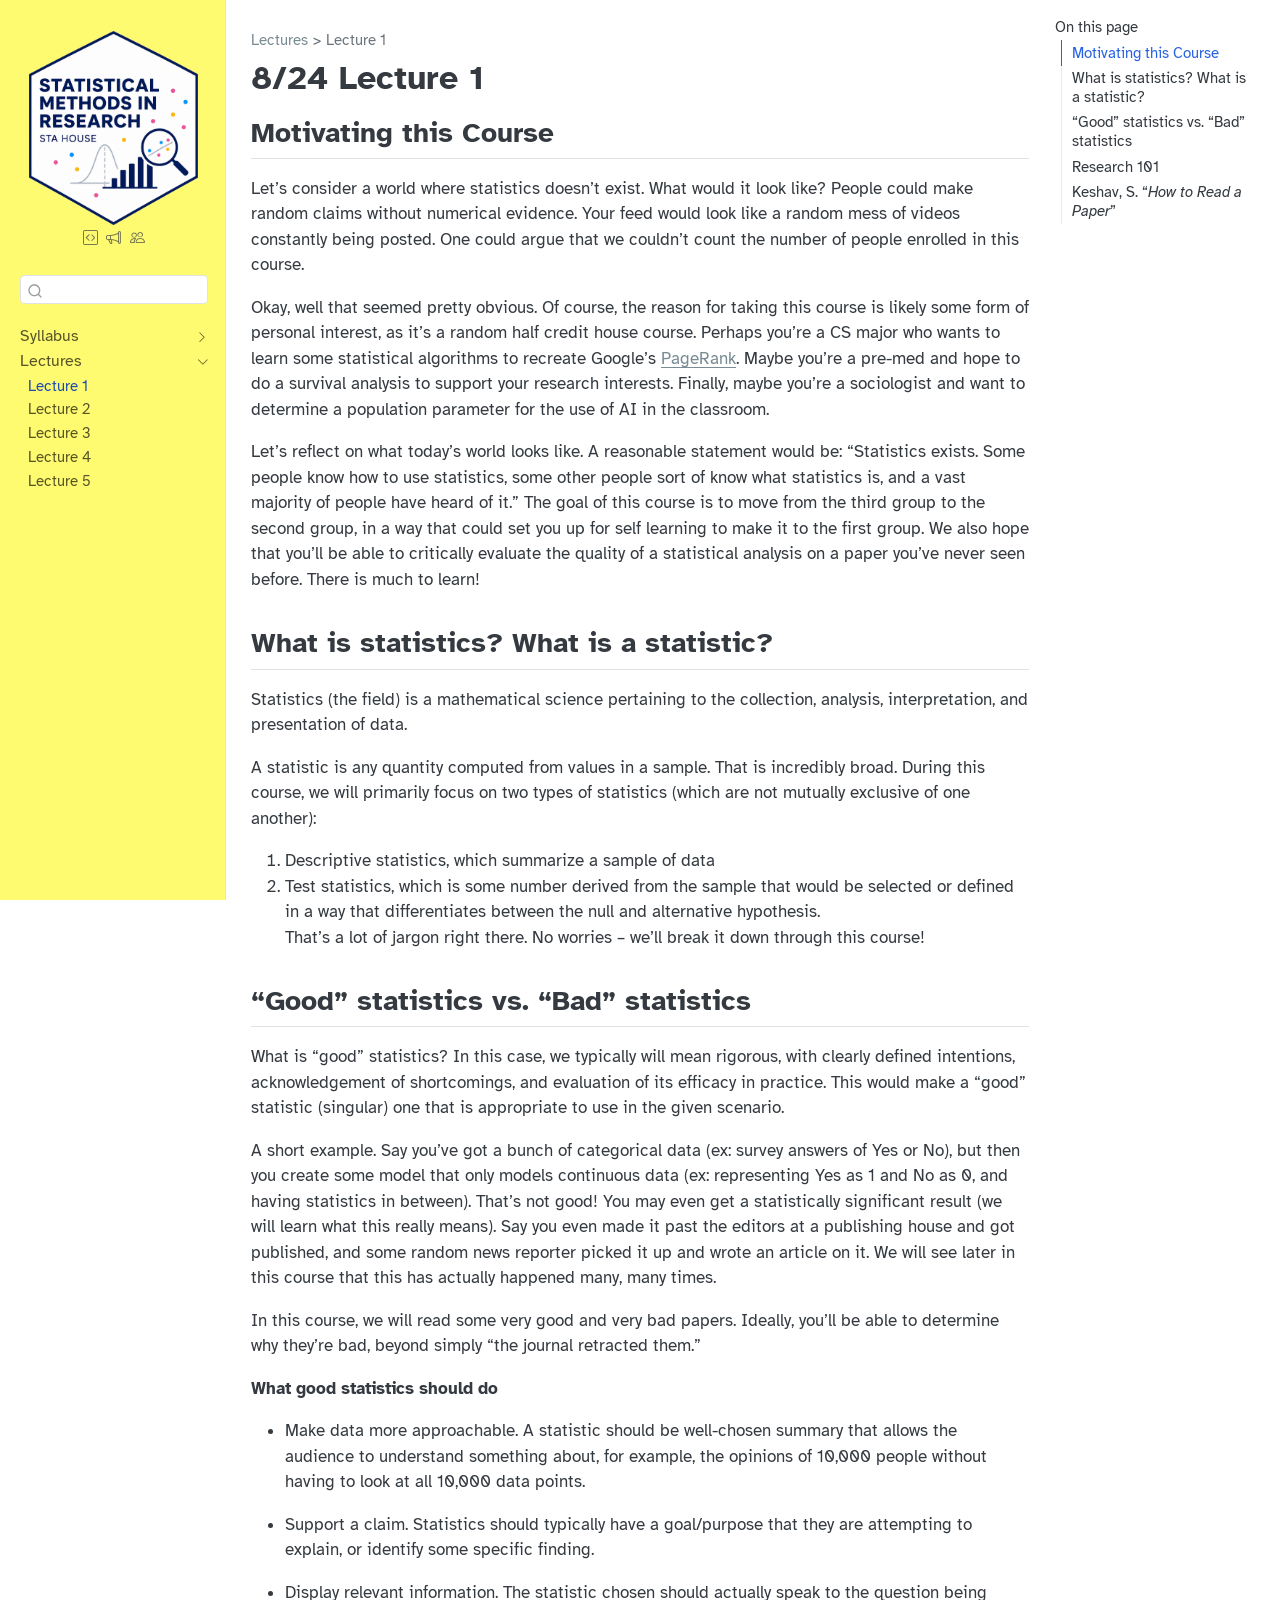
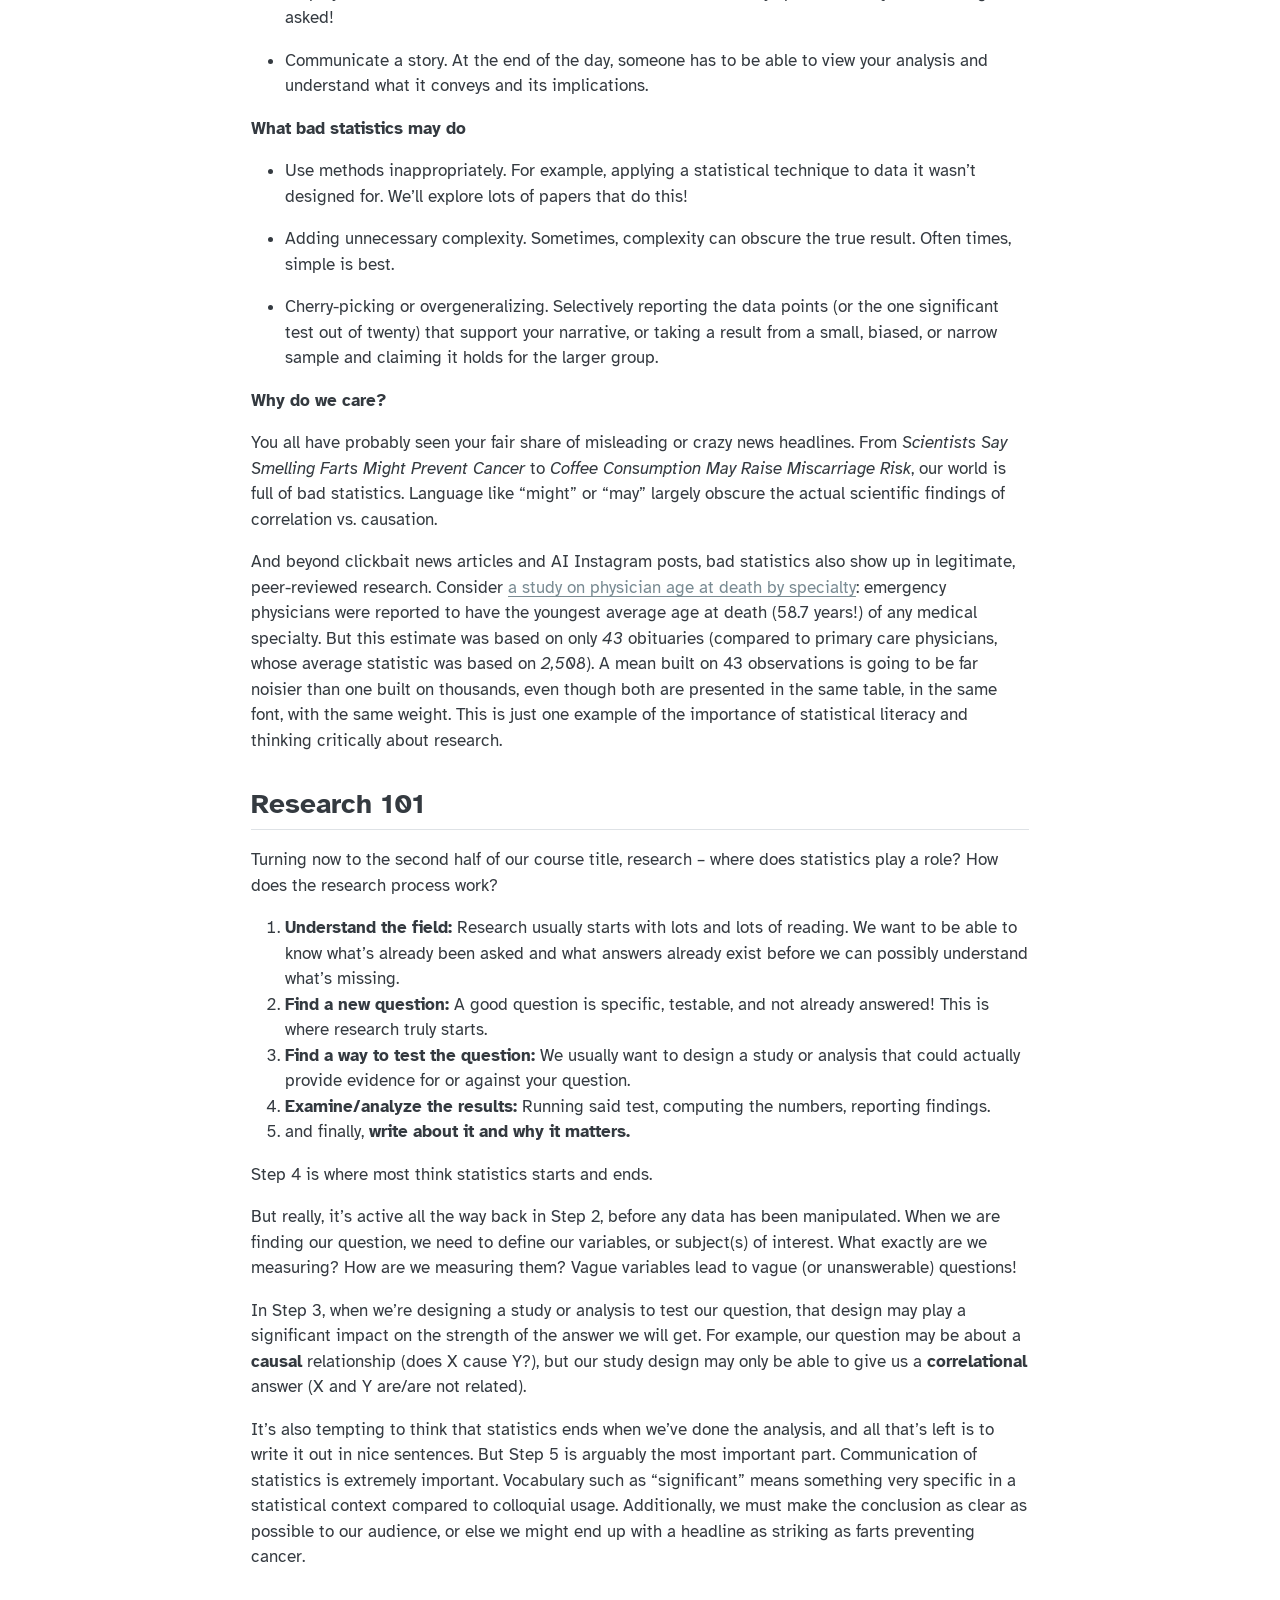
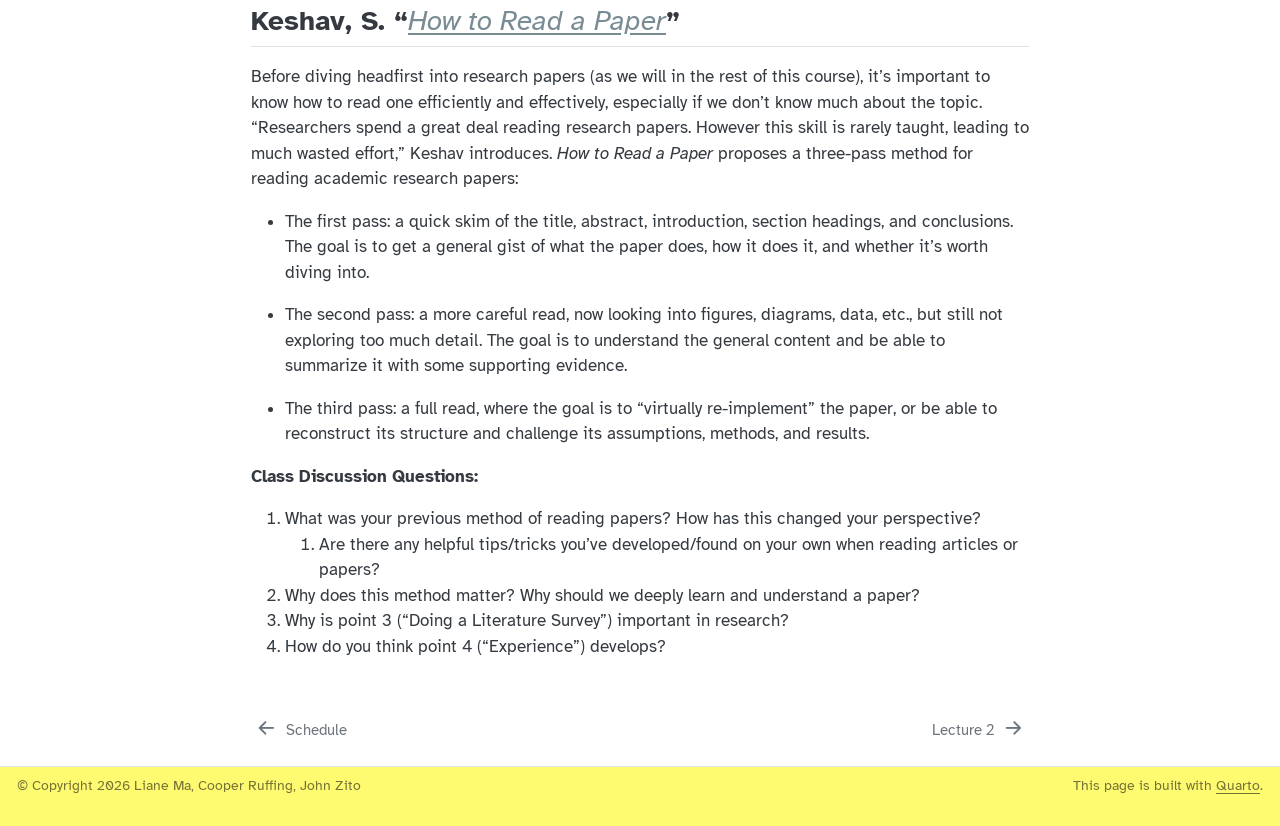
<file: lectures/lectures-lecture1.html>
<!DOCTYPE html>
<html xmlns="http://www.w3.org/1999/xhtml" lang="en" xml:lang="en"><head>

<meta charset="utf-8">
<meta name="generator" content="quarto-1.9.37">

<meta name="viewport" content="width=device-width, initial-scale=1.0, user-scalable=yes">


<title>8/24 Lecture 1 – STA HOUSE Spring 2026</title>
<style>
/* Default styles provided by pandoc.
** See https://pandoc.org/MANUAL.html#variables-for-html for config info.
*/
code{white-space: pre-wrap;}
span.smallcaps{font-variant: small-caps;}
div.columns{display: flex; gap: min(4vw, 1.5em);}
div.column{flex: auto; overflow-x: auto;}
div.hanging-indent{margin-left: 1.5em; text-indent: -1.5em;}
ul.task-list{list-style: none;}
ul.task-list li input[type="checkbox"] {
  width: 0.8em;
  margin: 0 0.8em 0.2em -1em; /* quarto-specific, see https://github.com/quarto-dev/quarto-cli/issues/4556 */ 
  vertical-align: middle;
}
</style>


<script src="../site_libs/quarto-nav/quarto-nav.js"></script>
<script src="../site_libs/clipboard/clipboard.min.js"></script>
<script src="../site_libs/quarto-search/autocomplete.umd.js"></script>
<script src="../site_libs/quarto-search/fuse.min.js"></script>
<script src="../site_libs/quarto-search/quarto-search.js"></script>
<meta name="quarto:offset" content="../">
<link href="../lectures/lectures-lecture2.html" rel="next">
<link href="../index.html" rel="prev">
<script src="../site_libs/quarto-html/quarto.js" type="module"></script>
<script src="../site_libs/quarto-html/tabsets/tabsets.js" type="module"></script>
<script src="../site_libs/quarto-html/popper.min.js"></script>
<script src="../site_libs/quarto-html/tippy.umd.min.js"></script>
<script src="../site_libs/quarto-html/anchor.min.js"></script>
<link href="../site_libs/quarto-html/tippy.css" rel="stylesheet">
<link href="../site_libs/quarto-html/quarto-syntax-highlighting-cad2a2f8a56dfe71ee895a68e79c9b9a.css" rel="stylesheet" id="quarto-text-highlighting-styles">
<script src="../site_libs/bootstrap/bootstrap.min.js"></script>
<link href="../site_libs/bootstrap/bootstrap-icons.css" rel="stylesheet">
<link href="../site_libs/bootstrap/bootstrap-bee3f57ef230264cb5270c97f1893b01.min.css" rel="stylesheet" append-hash="true" id="quarto-bootstrap" data-mode="light">
<script id="quarto-search-options" type="application/json">{
  "location": "sidebar",
  "copy-button": false,
  "collapse-after": 3,
  "panel-placement": "start",
  "type": "textbox",
  "limit": 50,
  "keyboard-shortcut": [
    "f",
    "/",
    "s"
  ],
  "show-item-context": false,
  "language": {
    "search-no-results-text": "No results",
    "search-matching-documents-text": "matching documents",
    "search-copy-link-title": "Copy link to search",
    "search-hide-matches-text": "Hide additional matches",
    "search-more-match-text": "more match in this document",
    "search-more-matches-text": "more matches in this document",
    "search-clear-button-title": "Clear",
    "search-text-placeholder": "",
    "search-detached-cancel-button-title": "Cancel",
    "search-submit-button-title": "Submit",
    "search-label": "Search"
  }
}</script>


<meta property="og:title" content="8/24 Lecture 1 – STA HOUSE Spring 2026">
<meta property="og:description" content="Homepage for Statistical Methods in Research at Duke University, Fall 2026.">
<meta property="og:site_name" content="STA HOUSE Spring 2026">
</head>

<body class="nav-sidebar docked quarto-light">

<div id="quarto-search-results"></div>
  <header id="quarto-header" class="headroom fixed-top">
  <nav class="quarto-secondary-nav">
    <div class="container-fluid d-flex">
      <button type="button" class="quarto-btn-toggle btn" data-bs-toggle="collapse" role="button" data-bs-target=".quarto-sidebar-collapse-item" aria-controls="quarto-sidebar" aria-expanded="false" aria-label="Toggle sidebar navigation" onclick="if (window.quartoToggleHeadroom) { window.quartoToggleHeadroom(); }">
        <i class="bi bi-layout-text-sidebar-reverse"></i>
      </button>
        <nav class="quarto-page-breadcrumbs" aria-label="breadcrumb"><ol class="breadcrumb"><li class="breadcrumb-item"><a href="../lectures/lectures-lecture1.html">Lectures</a></li><li class="breadcrumb-item"><a href="../lectures/lectures-lecture1.html">Lecture 1</a></li></ol></nav>
        <a class="flex-grow-1" role="navigation" data-bs-toggle="collapse" data-bs-target=".quarto-sidebar-collapse-item" aria-controls="quarto-sidebar" aria-expanded="false" aria-label="Toggle sidebar navigation" onclick="if (window.quartoToggleHeadroom) { window.quartoToggleHeadroom(); }">      
        </a>
      <button type="button" class="btn quarto-search-button" aria-label="Search" onclick="window.quartoOpenSearch();">
        <i class="bi bi-search"></i>
      </button>
    </div>
  </nav>
</header>
<!-- content -->
<div id="quarto-content" class="quarto-container page-columns page-rows-contents page-layout-article">
<!-- sidebar -->
  <nav id="quarto-sidebar" class="sidebar collapse collapse-horizontal quarto-sidebar-collapse-item sidebar-navigation docked overflow-auto">
    <div class="pt-lg-2 mt-2 text-center sidebar-header">
      <a href="../index.html" class="sidebar-logo-link">
      <img src="../img/stahouse_hexagon.png" alt="" class="sidebar-logo light-content py-0 d-lg-inline d-none">
      <img src="../img/stahouse_hexagon.png" alt="" class="sidebar-logo dark-content py-0 d-lg-inline d-none">
      </a>
      <div class="sidebar-tools-main tools-wide">
    <a href="https://cmgr.oit.duke.edu/containers" title="RStudio Containers" class="quarto-navigation-tool px-1" aria-label="RStudio Containers"><i class="bi bi-code-square"></i></a>
    <a href="https://go.canvas.duke.edu/" title="Canvas" class="quarto-navigation-tool px-1" aria-label="Canvas"><i class="bi bi-megaphone"></i></a>
    <a href="https://edstem.org/us/courses/89284/discussion" title="Ed Discussion" class="quarto-navigation-tool px-1" aria-label="Ed Discussion"><i class="bi bi-people"></i></a>
</div>
      </div>
        <div class="mt-2 flex-shrink-0 align-items-center">
        <div class="sidebar-search">
        <div id="quarto-search" class="" title="Search"></div>
        </div>
        </div>
    <div class="sidebar-menu-container"> 
    <ul class="list-unstyled mt-1">
        <li class="sidebar-item sidebar-item-section">
      <div class="sidebar-item-container"> 
            <a class="sidebar-item-text sidebar-link text-start collapsed" data-bs-toggle="collapse" data-bs-target="#quarto-sidebar-section-1" role="navigation" aria-expanded="false">
 <span class="menu-text">Syllabus</span></a>
          <a class="sidebar-item-toggle text-start collapsed" data-bs-toggle="collapse" data-bs-target="#quarto-sidebar-section-1" role="navigation" aria-expanded="false" aria-label="Toggle section">
            <i class="bi bi-chevron-right ms-2"></i>
          </a> 
      </div>
      <ul id="quarto-sidebar-section-1" class="collapse list-unstyled sidebar-section depth1 ">  
          <li class="sidebar-item">
  <div class="sidebar-item-container"> 
  <a href="../syllabus/syllabus-overview.html" class="sidebar-item-text sidebar-link">
 <span class="menu-text">Overview</span></a>
  </div>
</li>
          <li class="sidebar-item">
  <div class="sidebar-item-container"> 
  <a href="../syllabus/syllabus-team.html" class="sidebar-item-text sidebar-link">
 <span class="menu-text">Teaching team</span></a>
  </div>
</li>
          <li class="sidebar-item">
  <div class="sidebar-item-container"> 
  <a href="../syllabus/syllabus-materials.html" class="sidebar-item-text sidebar-link">
 <span class="menu-text">Materials</span></a>
  </div>
</li>
          <li class="sidebar-item">
  <div class="sidebar-item-container"> 
  <a href="../syllabus/syllabus-assignments.html" class="sidebar-item-text sidebar-link">
 <span class="menu-text">Assignments and grading</span></a>
  </div>
</li>
          <li class="sidebar-item">
  <div class="sidebar-item-container"> 
  <a href="../syllabus/syllabus-policies.html" class="sidebar-item-text sidebar-link">
 <span class="menu-text">Policies</span></a>
  </div>
</li>
          <li class="sidebar-item">
  <div class="sidebar-item-container"> 
  <a href="../syllabus/syllabus-resources.html" class="sidebar-item-text sidebar-link">
 <span class="menu-text">University resources</span></a>
  </div>
</li>
          <li class="sidebar-item">
  <div class="sidebar-item-container"> 
  <a href="../index.html" class="sidebar-item-text sidebar-link">
 <span class="menu-text">Schedule</span></a>
  </div>
</li>
      </ul>
  </li>
        <li class="sidebar-item sidebar-item-section">
      <div class="sidebar-item-container"> 
            <a class="sidebar-item-text sidebar-link text-start" data-bs-toggle="collapse" data-bs-target="#quarto-sidebar-section-2" role="navigation" aria-expanded="true">
 <span class="menu-text">Lectures</span></a>
          <a class="sidebar-item-toggle text-start" data-bs-toggle="collapse" data-bs-target="#quarto-sidebar-section-2" role="navigation" aria-expanded="true" aria-label="Toggle section">
            <i class="bi bi-chevron-right ms-2"></i>
          </a> 
      </div>
      <ul id="quarto-sidebar-section-2" class="collapse list-unstyled sidebar-section depth1 show">  
          <li class="sidebar-item">
  <div class="sidebar-item-container"> 
  <a href="../lectures/lectures-lecture1.html" class="sidebar-item-text sidebar-link active">
 <span class="menu-text">Lecture 1</span></a>
  </div>
</li>
          <li class="sidebar-item">
  <div class="sidebar-item-container"> 
  <a href="../lectures/lectures-lecture2.html" class="sidebar-item-text sidebar-link">
 <span class="menu-text">Lecture 2</span></a>
  </div>
</li>
          <li class="sidebar-item">
  <div class="sidebar-item-container"> 
  <a href="../lectures/lectures-lecture3.html" class="sidebar-item-text sidebar-link">
 <span class="menu-text">Lecture 3</span></a>
  </div>
</li>
          <li class="sidebar-item">
  <div class="sidebar-item-container"> 
  <a href="../lectures/lectures-lecture4.html" class="sidebar-item-text sidebar-link">
 <span class="menu-text">Lecture 4</span></a>
  </div>
</li>
          <li class="sidebar-item">
  <div class="sidebar-item-container"> 
  <a href="../lectures/lectures-lecture5.html" class="sidebar-item-text sidebar-link">
 <span class="menu-text">Lecture 5</span></a>
  </div>
</li>
      </ul>
  </li>
    </ul>
    </div>
</nav>
<div id="quarto-sidebar-glass" class="quarto-sidebar-collapse-item" data-bs-toggle="collapse" data-bs-target=".quarto-sidebar-collapse-item"></div>
<!-- margin-sidebar -->
    <div id="quarto-margin-sidebar" class="sidebar margin-sidebar">
        <nav id="TOC" role="doc-toc" class="toc-active">
    <h2 id="toc-title">On this page</h2>
   
  <ul>
  <li><a href="#motivating-this-course" id="toc-motivating-this-course" class="nav-link active" data-scroll-target="#motivating-this-course">Motivating this Course</a></li>
  <li><a href="#what-is-statistics-what-is-a-statistic" id="toc-what-is-statistics-what-is-a-statistic" class="nav-link" data-scroll-target="#what-is-statistics-what-is-a-statistic">What is statistics? What is a statistic?</a></li>
  <li><a href="#good-statistics-vs.-bad-statistics" id="toc-good-statistics-vs.-bad-statistics" class="nav-link" data-scroll-target="#good-statistics-vs.-bad-statistics">“Good” statistics vs.&nbsp;“Bad” statistics</a></li>
  <li><a href="#research-101" id="toc-research-101" class="nav-link" data-scroll-target="#research-101">Research 101</a></li>
  <li><a href="#keshav-s.-how-to-read-a-paper" id="toc-keshav-s.-how-to-read-a-paper" class="nav-link" data-scroll-target="#keshav-s.-how-to-read-a-paper">Keshav, S. “<em>How to Read a Paper</em>”</a></li>
  </ul>
</nav>
    </div>
<!-- main -->
<main class="content" id="quarto-document-content">

<header id="title-block-header" class="quarto-title-block default"><nav class="quarto-page-breadcrumbs quarto-title-breadcrumbs d-none d-lg-block" aria-label="breadcrumb"><ol class="breadcrumb"><li class="breadcrumb-item"><a href="../lectures/lectures-lecture1.html">Lectures</a></li><li class="breadcrumb-item"><a href="../lectures/lectures-lecture1.html">Lecture 1</a></li></ol></nav>
<div class="quarto-title">
<h1 class="title">8/24 Lecture 1</h1>
</div>



<div class="quarto-title-meta">

    
  
    
  </div>
  


</header>


<section id="motivating-this-course" class="level2">
<h2 class="anchored" data-anchor-id="motivating-this-course">Motivating this Course</h2>
<p>Let’s consider a world where statistics doesn’t exist. What would it look like? People could make random claims without numerical evidence. Your feed would look like a random mess of videos constantly being posted. One could argue that we couldn’t count the number of people enrolled in this course.</p>
<p>Okay, well that seemed pretty obvious. Of course, the reason for taking this course is likely some form of personal interest, as it’s a random half credit house course. Perhaps you’re a CS major who wants to learn some statistical algorithms to recreate Google’s <a href="https://en.wikipedia.org/wiki/PageRank">PageRank</a>. Maybe you’re a pre-med and hope to do a survival analysis to support your research interests. Finally, maybe you’re a sociologist and want to determine a population parameter for the use of AI in the classroom.</p>
<p>Let’s reflect on what today’s world looks like. A reasonable statement would be: “Statistics exists. Some people know how to use statistics, some other people sort of know what statistics is, and a vast majority of people have heard of it.” The goal of this course is to move from the third group to the second group, in a way that could set you up for self learning to make it to the first group. We also hope that you’ll be able to critically evaluate the quality of a statistical analysis on a paper you’ve never seen before. There is much to learn!</p>
</section>
<section id="what-is-statistics-what-is-a-statistic" class="level2">
<h2 class="anchored" data-anchor-id="what-is-statistics-what-is-a-statistic">What is statistics? What is a statistic?</h2>
<p>Statistics (the field) is a mathematical science pertaining to the collection, analysis, interpretation, and presentation of data.</p>
<p>A statistic is any quantity computed from values in a sample. That is incredibly broad. During this course, we will primarily focus on two types of statistics (which are not mutually exclusive of one another):</p>
<ol>
<li>
Descriptive statistics, which summarize a sample of data
</li>
<li>
Test statistics, which is some number derived from the sample that would be selected or defined in a way that differentiates between the null and alternative hypothesis.
</li>
<p>That’s a lot of jargon right there. No worries – we’ll break it down through this course!</p>
</ol></section>
<section id="good-statistics-vs.-bad-statistics" class="level2">
<h2 class="anchored" data-anchor-id="good-statistics-vs.-bad-statistics">“Good” statistics vs.&nbsp;“Bad” statistics</h2>
<p>What is “good” statistics? In this case, we typically will mean rigorous, with clearly defined intentions, acknowledgement of shortcomings, and evaluation of its efficacy in practice. This would make a “good” statistic (singular) one that is appropriate to use in the given scenario.</p>
<p>A short example. Say you’ve got a bunch of categorical data (ex: survey answers of Yes or No), but then you create some model that only models continuous data (ex: representing Yes as 1 and No as 0, and having statistics in between). That’s not good! You may even get a statistically significant result (we will learn what this really means). Say you even made it past the editors at a publishing house and got published, and some random news reporter picked it up and wrote an article on it. We will see later in this course that this has actually happened many, many times.</p>
<p>In this course, we will read some very good and very bad papers. Ideally, you’ll be able to determine why they’re bad, beyond simply “the journal retracted them.”</p>
<p><strong>What good statistics should do</strong></p>
<ul>
<li><p>Make data more approachable. A statistic should be well-chosen summary that allows the audience to understand something about, for example, the opinions of 10,000 people without having to look at all 10,000 data points.</p></li>
<li><p>Support a claim. Statistics should typically have a goal/purpose that they are attempting to explain, or identify some specific finding.</p></li>
<li><p>Display relevant information. The statistic chosen should actually speak to the question being asked!</p></li>
<li><p>Communicate a story. At the end of the day, someone has to be able to view your analysis and understand what it conveys and its implications.</p></li>
</ul>
<p><strong>What bad statistics may do</strong></p>
<ul>
<li><p>Use methods inappropriately. For example, applying a statistical technique to data it wasn’t designed for. We’ll explore lots of papers that do this!</p></li>
<li><p>Adding unnecessary complexity. Sometimes, complexity can obscure the true result. Often times, simple is best.</p></li>
<li><p>Cherry-picking or overgeneralizing. Selectively reporting the data points (or the one significant test out of twenty) that support your narrative, or taking a result from a small, biased, or narrow sample and claiming it holds for the larger group.</p></li>
</ul>
<p><strong>Why do we care?</strong></p>
<p>You all have probably seen your fair share of misleading or crazy news headlines. From <em>Scientists Say Smelling Farts Might Prevent Cancer</em> to <em>Coffee Consumption May Raise Miscarriage Risk</em>, our world is full of bad statistics. Language like “might” or “may” largely obscure the actual scientific findings of correlation vs.&nbsp;causation.</p>
<p>And beyond clickbait news articles and AI Instagram posts, bad statistics also show up in legitimate, peer-reviewed research. Consider <a href="https://onlinelibrary.wiley.com/doi/full/10.1002/lim2.23">a study on physician age at death by specialty</a>: emergency physicians were reported to have the youngest average age at death (58.7 years!) of any medical specialty. But this estimate was based on only <em>43</em> obituaries (compared to primary care physicians, whose average statistic was based on <em>2,508</em>). A mean built on 43 observations is going to be far noisier than one built on thousands, even though both are presented in the same table, in the same font, with the same weight. This is just one example of the importance of statistical literacy and thinking critically about research.</p>
</section>
<section id="research-101" class="level2">
<h2 class="anchored" data-anchor-id="research-101">Research 101</h2>
<p>Turning now to the second half of our course title, research – where does statistics play a role? How does the research process work?</p>
<ol type="1">
<li><strong>Understand the field:</strong> Research usually starts with lots and lots of reading. We want to be able to know what’s already been asked and what answers already exist before we can possibly understand what’s missing.</li>
<li><strong>Find a new question:</strong> A good question is specific, testable, and not already answered! This is where research truly starts.</li>
<li><strong>Find a way to test the question:</strong> We usually want to design a study or analysis that could actually provide evidence for or against your question.</li>
<li><strong>Examine/analyze the results:</strong> Running said test, computing the numbers, reporting findings.</li>
<li>and finally, <strong>write about it and why it matters.</strong></li>
</ol>
<p>Step 4 is where most think statistics starts and ends.</p>
<p>But really, it’s active all the way back in Step 2, before any data has been manipulated. When we are finding our question, we need to define our variables, or subject(s) of interest. What exactly are we measuring? How are we measuring them? Vague variables lead to vague (or unanswerable) questions!</p>
<p>In Step 3, when we’re designing a study or analysis to test our question, that design may play a significant impact on the strength of the answer we will get. For example, our question may be about a <strong>causal</strong> relationship (does X cause Y?), but our study design may only be able to give us a <strong>correlational</strong> answer (X and Y are/are not related).</p>
<p>It’s also tempting to think that statistics ends when we’ve done the analysis, and all that’s left is to write it out in nice sentences. But Step 5 is arguably the most important part. Communication of statistics is extremely important. Vocabulary such as “significant” means something very specific in a statistical context compared to colloquial usage. Additionally, we must make the conclusion as clear as possible to our audience, or else we might end up with a headline as striking as farts preventing cancer.</p>
</section>
<section id="keshav-s.-how-to-read-a-paper" class="level2">
<h2 class="anchored" data-anchor-id="keshav-s.-how-to-read-a-paper">Keshav, S. “<a href="https://dl.acm.org/doi/10.1145/1273445.1273458"><em>How to Read a Paper</em></a>”</h2>
<p>Before diving headfirst into research papers (as we will in the rest of this course), it’s important to know how to read one efficiently and effectively, especially if we don’t know much about the topic. “Researchers spend a great deal reading research papers. However this skill is rarely taught, leading to much wasted effort,” Keshav introduces. <em>How to Read a Paper</em> proposes a three-pass method for reading academic research papers:</p>
<ul>
<li><p>The first pass: a quick skim of the title, abstract, introduction, section headings, and conclusions. The goal is to get a general gist of what the paper does, how it does it, and whether it’s worth diving into.</p></li>
<li><p>The second pass: a more careful read, now looking into figures, diagrams, data, etc., but still not exploring too much detail. The goal is to understand the general content and be able to summarize it with some supporting evidence.</p></li>
<li><p>The third pass: a full read, where the goal is to “virtually re-implement” the paper, or be able to reconstruct its structure and challenge its assumptions, methods, and results.</p></li>
</ul>
<p><strong>Class Discussion Questions:</strong></p>
<ol type="1">
<li>What was your previous method of reading papers? How has this changed your perspective?
<ol type="1">
<li>Are there any helpful tips/tricks you’ve developed/found on your own when reading articles or papers?</li>
</ol></li>
<li>Why does this method matter? Why should we deeply learn and understand a paper?</li>
<li>Why is point 3 (“Doing a Literature Survey”) important in research?</li>
<li>How do you think point 4 (“Experience”) develops?</li>
</ol>


</section>

</main> <!-- /main -->
<script id="quarto-html-after-body" type="application/javascript">
  window.document.addEventListener("DOMContentLoaded", function (event) {
    const icon = "";
    const anchorJS = new window.AnchorJS();
    anchorJS.options = {
      placement: 'right',
      icon: icon
    };
    anchorJS.add('.anchored');
    const isCodeAnnotation = (el) => {
      for (const clz of el.classList) {
        if (clz.startsWith('code-annotation-')) {                     
          return true;
        }
      }
      return false;
    }
    const onCopySuccess = function(e) {
      // button target
      const button = e.trigger;
      // don't keep focus
      button.blur();
      // flash "checked"
      button.classList.add('code-copy-button-checked');
      var currentTitle = button.getAttribute("title");
      button.setAttribute("title", "Copied!");
      let tooltip;
      if (window.bootstrap) {
        button.setAttribute("data-bs-toggle", "tooltip");
        button.setAttribute("data-bs-placement", "left");
        button.setAttribute("data-bs-title", "Copied!");
        tooltip = new bootstrap.Tooltip(button, 
          { trigger: "manual", 
            customClass: "code-copy-button-tooltip",
            offset: [0, -8]});
        tooltip.show();    
      }
      setTimeout(function() {
        if (tooltip) {
          tooltip.hide();
          button.removeAttribute("data-bs-title");
          button.removeAttribute("data-bs-toggle");
          button.removeAttribute("data-bs-placement");
        }
        button.setAttribute("title", currentTitle);
        button.classList.remove('code-copy-button-checked');
      }, 1000);
      // clear code selection
      e.clearSelection();
    }
    const getTextToCopy = function(trigger) {
      const outerScaffold = trigger.parentElement.cloneNode(true);
      const codeEl = outerScaffold.querySelector('code');
      for (const childEl of codeEl.children) {
        if (isCodeAnnotation(childEl)) {
          childEl.remove();
        }
      }
      return codeEl.innerText;
    }
    const clipboard = new window.ClipboardJS('.code-copy-button:not([data-in-quarto-modal])', {
      text: getTextToCopy
    });
    clipboard.on('success', onCopySuccess);
    if (window.document.getElementById('quarto-embedded-source-code-modal')) {
      const clipboardModal = new window.ClipboardJS('.code-copy-button[data-in-quarto-modal]', {
        text: getTextToCopy,
        container: window.document.getElementById('quarto-embedded-source-code-modal')
      });
      clipboardModal.on('success', onCopySuccess);
    }
      var localhostRegex = new RegExp(/^(?:http|https):\/\/localhost\:?[0-9]*\//);
      var mailtoRegex = new RegExp(/^mailto:/);
        var filterRegex = new RegExp("https:\/\/sta-house-s26\.github\.io\/sta-house-f26\.github\.io\/");
      var isInternal = (href) => {
          return filterRegex.test(href) || localhostRegex.test(href) || mailtoRegex.test(href);
      }
      // Inspect non-navigation links and adorn them if external
     var links = window.document.querySelectorAll('a[href]:not(.nav-link):not(.navbar-brand):not(.toc-action):not(.sidebar-link):not(.sidebar-item-toggle):not(.pagination-link):not(.no-external):not([aria-hidden]):not(.dropdown-item):not(.quarto-navigation-tool):not(.about-link)');
      for (var i=0; i<links.length; i++) {
        const link = links[i];
        if (!isInternal(link.href)) {
          // undo the damage that might have been done by quarto-nav.js in the case of
          // links that we want to consider external
          if (link.dataset.originalHref !== undefined) {
            link.href = link.dataset.originalHref;
          }
        }
      }
    function tippyHover(el, contentFn, onTriggerFn, onUntriggerFn) {
      const config = {
        allowHTML: true,
        maxWidth: 500,
        delay: 100,
        arrow: false,
        appendTo: function(el) {
            return el.parentElement;
        },
        interactive: true,
        interactiveBorder: 10,
        theme: 'quarto',
        placement: 'bottom-start',
      };
      if (contentFn) {
        config.content = contentFn;
      }
      if (onTriggerFn) {
        config.onTrigger = onTriggerFn;
      }
      if (onUntriggerFn) {
        config.onUntrigger = onUntriggerFn;
      }
      window.tippy(el, config); 
    }
    const noterefs = window.document.querySelectorAll('a[role="doc-noteref"]');
    for (var i=0; i<noterefs.length; i++) {
      const ref = noterefs[i];
      tippyHover(ref, function() {
        // use id or data attribute instead here
        let href = ref.getAttribute('data-footnote-href') || ref.getAttribute('href');
        try { href = new URL(href).hash; } catch {}
        const id = href.replace(/^#\/?/, "");
        const note = window.document.getElementById(id);
        if (note) {
          return note.innerHTML;
        } else {
          return "";
        }
      });
    }
    const xrefs = window.document.querySelectorAll('a.quarto-xref');
    const processXRef = (id, note) => {
      // Strip column container classes
      const stripColumnClz = (el) => {
        el.classList.remove("page-full", "page-columns");
        if (el.children) {
          for (const child of el.children) {
            stripColumnClz(child);
          }
        }
      }
      stripColumnClz(note)
      if (id === null || id.startsWith('sec-')) {
        // Special case sections, only their first couple elements
        const container = document.createElement("div");
        if (note.children && note.children.length > 2) {
          container.appendChild(note.children[0].cloneNode(true));
          for (let i = 1; i < note.children.length; i++) {
            const child = note.children[i];
            if (child.tagName === "P" && child.innerText === "") {
              continue;
            } else {
              container.appendChild(child.cloneNode(true));
              break;
            }
          }
          if (window.Quarto?.typesetMath) {
            window.Quarto.typesetMath(container);
          }
          return container.innerHTML
        } else {
          if (window.Quarto?.typesetMath) {
            window.Quarto.typesetMath(note);
          }
          return note.innerHTML;
        }
      } else {
        // Remove any anchor links if they are present
        const anchorLink = note.querySelector('a.anchorjs-link');
        if (anchorLink) {
          anchorLink.remove();
        }
        if (window.Quarto?.typesetMath) {
          window.Quarto.typesetMath(note);
        }
        if (note.classList.contains("callout")) {
          return note.outerHTML;
        } else {
          return note.innerHTML;
        }
      }
    }
    for (var i=0; i<xrefs.length; i++) {
      const xref = xrefs[i];
      tippyHover(xref, undefined, function(instance) {
        instance.disable();
        let url = xref.getAttribute('href');
        let hash = undefined; 
        if (url.startsWith('#')) {
          hash = url;
        } else {
          try { hash = new URL(url).hash; } catch {}
        }
        if (hash) {
          const id = hash.replace(/^#\/?/, "");
          const note = window.document.getElementById(id);
          if (note !== null) {
            try {
              const html = processXRef(id, note.cloneNode(true));
              instance.setContent(html);
            } finally {
              instance.enable();
              instance.show();
            }
          } else {
            // See if we can fetch this
            fetch(url.split('#')[0])
            .then(res => res.text())
            .then(html => {
              const parser = new DOMParser();
              const htmlDoc = parser.parseFromString(html, "text/html");
              const note = htmlDoc.getElementById(id);
              if (note !== null) {
                const html = processXRef(id, note);
                instance.setContent(html);
              } 
            }).finally(() => {
              instance.enable();
              instance.show();
            });
          }
        } else {
          // See if we can fetch a full url (with no hash to target)
          // This is a special case and we should probably do some content thinning / targeting
          fetch(url)
          .then(res => res.text())
          .then(html => {
            const parser = new DOMParser();
            const htmlDoc = parser.parseFromString(html, "text/html");
            const note = htmlDoc.querySelector('main.content');
            if (note !== null) {
              // This should only happen for chapter cross references
              // (since there is no id in the URL)
              // remove the first header
              if (note.children.length > 0 && note.children[0].tagName === "HEADER") {
                note.children[0].remove();
              }
              const html = processXRef(null, note);
              instance.setContent(html);
            } 
          }).finally(() => {
            instance.enable();
            instance.show();
          });
        }
      }, function(instance) {
      });
    }
        let selectedAnnoteEl;
        const selectorForAnnotation = ( cell, annotation) => {
          let cellAttr = 'data-code-cell="' + cell + '"';
          let lineAttr = 'data-code-annotation="' +  annotation + '"';
          const selector = 'span[' + cellAttr + '][' + lineAttr + ']';
          return selector;
        }
        const selectCodeLines = (annoteEl) => {
          const doc = window.document;
          const targetCell = annoteEl.getAttribute("data-target-cell");
          const targetAnnotation = annoteEl.getAttribute("data-target-annotation");
          const annoteSpan = window.document.querySelector(selectorForAnnotation(targetCell, targetAnnotation));
          const lines = annoteSpan.getAttribute("data-code-lines").split(",");
          const lineIds = lines.map((line) => {
            return targetCell + "-" + line;
          })
          let top = null;
          let height = null;
          let parent = null;
          if (lineIds.length > 0) {
              //compute the position of the single el (top and bottom and make a div)
              const el = window.document.getElementById(lineIds[0]);
              top = el.offsetTop;
              height = el.offsetHeight;
              parent = el.parentElement.parentElement;
            if (lineIds.length > 1) {
              const lastEl = window.document.getElementById(lineIds[lineIds.length - 1]);
              const bottom = lastEl.offsetTop + lastEl.offsetHeight;
              height = bottom - top;
            }
            if (top !== null && height !== null && parent !== null) {
              // cook up a div (if necessary) and position it 
              let div = window.document.getElementById("code-annotation-line-highlight");
              if (div === null) {
                div = window.document.createElement("div");
                div.setAttribute("id", "code-annotation-line-highlight");
                div.style.position = 'absolute';
                parent.appendChild(div);
              }
              div.style.top = top - 2 + "px";
              div.style.height = height + 4 + "px";
              div.style.left = 0;
              let gutterDiv = window.document.getElementById("code-annotation-line-highlight-gutter");
              if (gutterDiv === null) {
                gutterDiv = window.document.createElement("div");
                gutterDiv.setAttribute("id", "code-annotation-line-highlight-gutter");
                gutterDiv.style.position = 'absolute';
                const codeCell = window.document.getElementById(targetCell);
                const gutter = codeCell.querySelector('.code-annotation-gutter');
                gutter.appendChild(gutterDiv);
              }
              gutterDiv.style.top = top - 2 + "px";
              gutterDiv.style.height = height + 4 + "px";
            }
            selectedAnnoteEl = annoteEl;
          }
        };
        const unselectCodeLines = () => {
          const elementsIds = ["code-annotation-line-highlight", "code-annotation-line-highlight-gutter"];
          elementsIds.forEach((elId) => {
            const div = window.document.getElementById(elId);
            if (div) {
              div.remove();
            }
          });
          selectedAnnoteEl = undefined;
        };
          // Handle positioning of the toggle
      window.addEventListener(
        "resize",
        throttle(() => {
          elRect = undefined;
          if (selectedAnnoteEl) {
            selectCodeLines(selectedAnnoteEl);
          }
        }, 10)
      );
      function throttle(fn, ms) {
      let throttle = false;
      let timer;
        return (...args) => {
          if(!throttle) { // first call gets through
              fn.apply(this, args);
              throttle = true;
          } else { // all the others get throttled
              if(timer) clearTimeout(timer); // cancel #2
              timer = setTimeout(() => {
                fn.apply(this, args);
                timer = throttle = false;
              }, ms);
          }
        };
      }
        // Attach click handler to the DT
        const annoteDls = window.document.querySelectorAll('dt[data-target-cell]');
        for (const annoteDlNode of annoteDls) {
          annoteDlNode.addEventListener('click', (event) => {
            const clickedEl = event.target;
            if (clickedEl !== selectedAnnoteEl) {
              unselectCodeLines();
              const activeEl = window.document.querySelector('dt[data-target-cell].code-annotation-active');
              if (activeEl) {
                activeEl.classList.remove('code-annotation-active');
              }
              selectCodeLines(clickedEl);
              clickedEl.classList.add('code-annotation-active');
            } else {
              // Unselect the line
              unselectCodeLines();
              clickedEl.classList.remove('code-annotation-active');
            }
          });
        }
    const findCites = (el) => {
      const parentEl = el.parentElement;
      if (parentEl) {
        const cites = parentEl.dataset.cites;
        if (cites) {
          return {
            el,
            cites: cites.split(' ')
          };
        } else {
          return findCites(el.parentElement)
        }
      } else {
        return undefined;
      }
    };
    var bibliorefs = window.document.querySelectorAll('a[role="doc-biblioref"]');
    for (var i=0; i<bibliorefs.length; i++) {
      const ref = bibliorefs[i];
      const citeInfo = findCites(ref);
      if (citeInfo) {
        tippyHover(citeInfo.el, function() {
          var popup = window.document.createElement('div');
          citeInfo.cites.forEach(function(cite) {
            var citeDiv = window.document.createElement('div');
            citeDiv.classList.add('hanging-indent');
            citeDiv.classList.add('csl-entry');
            var biblioDiv = window.document.getElementById('ref-' + cite);
            if (biblioDiv) {
              citeDiv.innerHTML = biblioDiv.innerHTML;
            }
            popup.appendChild(citeDiv);
          });
          return popup.innerHTML;
        });
      }
    }
  });
  </script>
<nav class="page-navigation">
  <div class="nav-page nav-page-previous">
      <a href="../index.html" class="pagination-link" aria-label="Schedule">
        <i class="bi bi-arrow-left-short"></i> <span class="nav-page-text">Schedule</span>
      </a>          
  </div>
  <div class="nav-page nav-page-next">
      <a href="../lectures/lectures-lecture2.html" class="pagination-link" aria-label="Lecture 2">
        <span class="nav-page-text">Lecture 2</span> <i class="bi bi-arrow-right-short"></i>
      </a>
  </div>
</nav>
</div> <!-- /content -->
<footer class="footer">
  <div class="nav-footer">
    <div class="nav-footer-left">
<p>© Copyright 2026 Liane Ma, Cooper Ruffing, John Zito</p>
</div>   
    <div class="nav-footer-center">
      &nbsp;
    </div>
    <div class="nav-footer-right">
<p>This page is built with <a href="https://quarto.org/">Quarto</a>.</p>
</div>
  </div>
</footer>




</body></html>
</file>
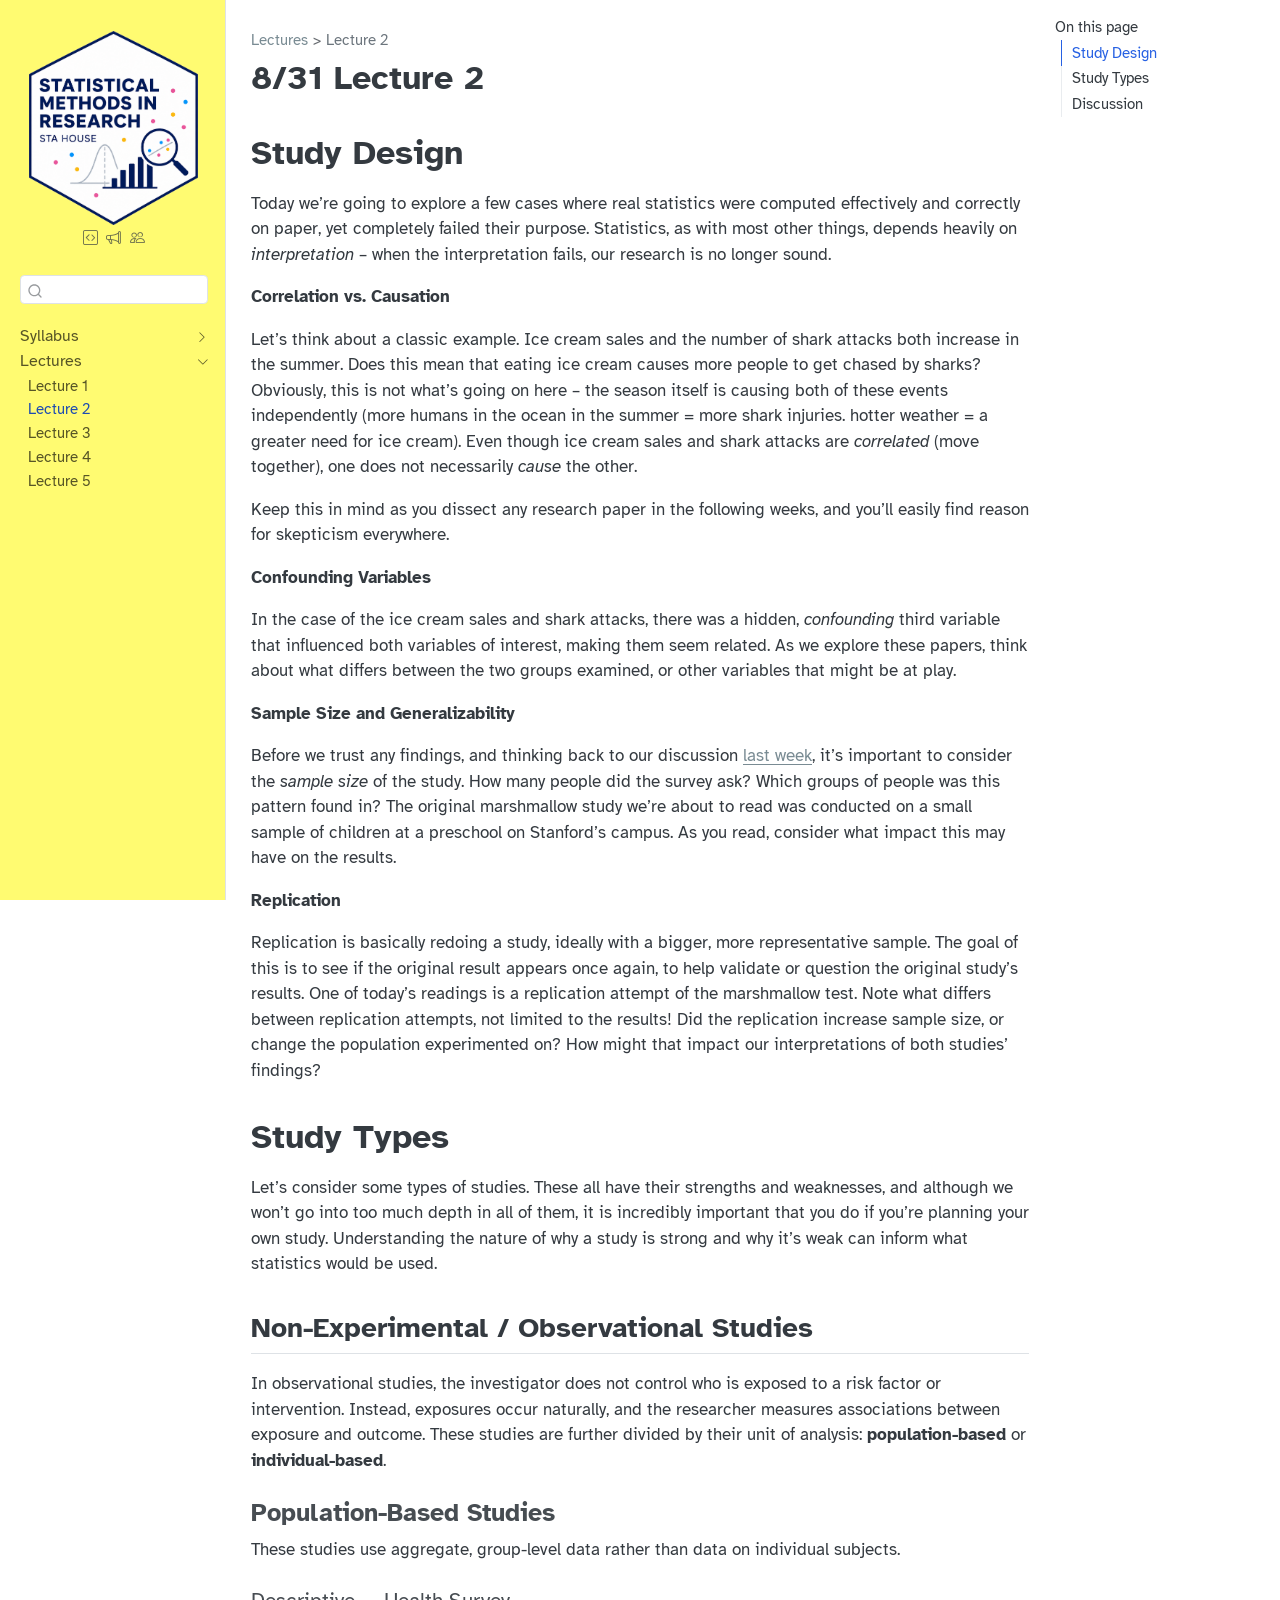
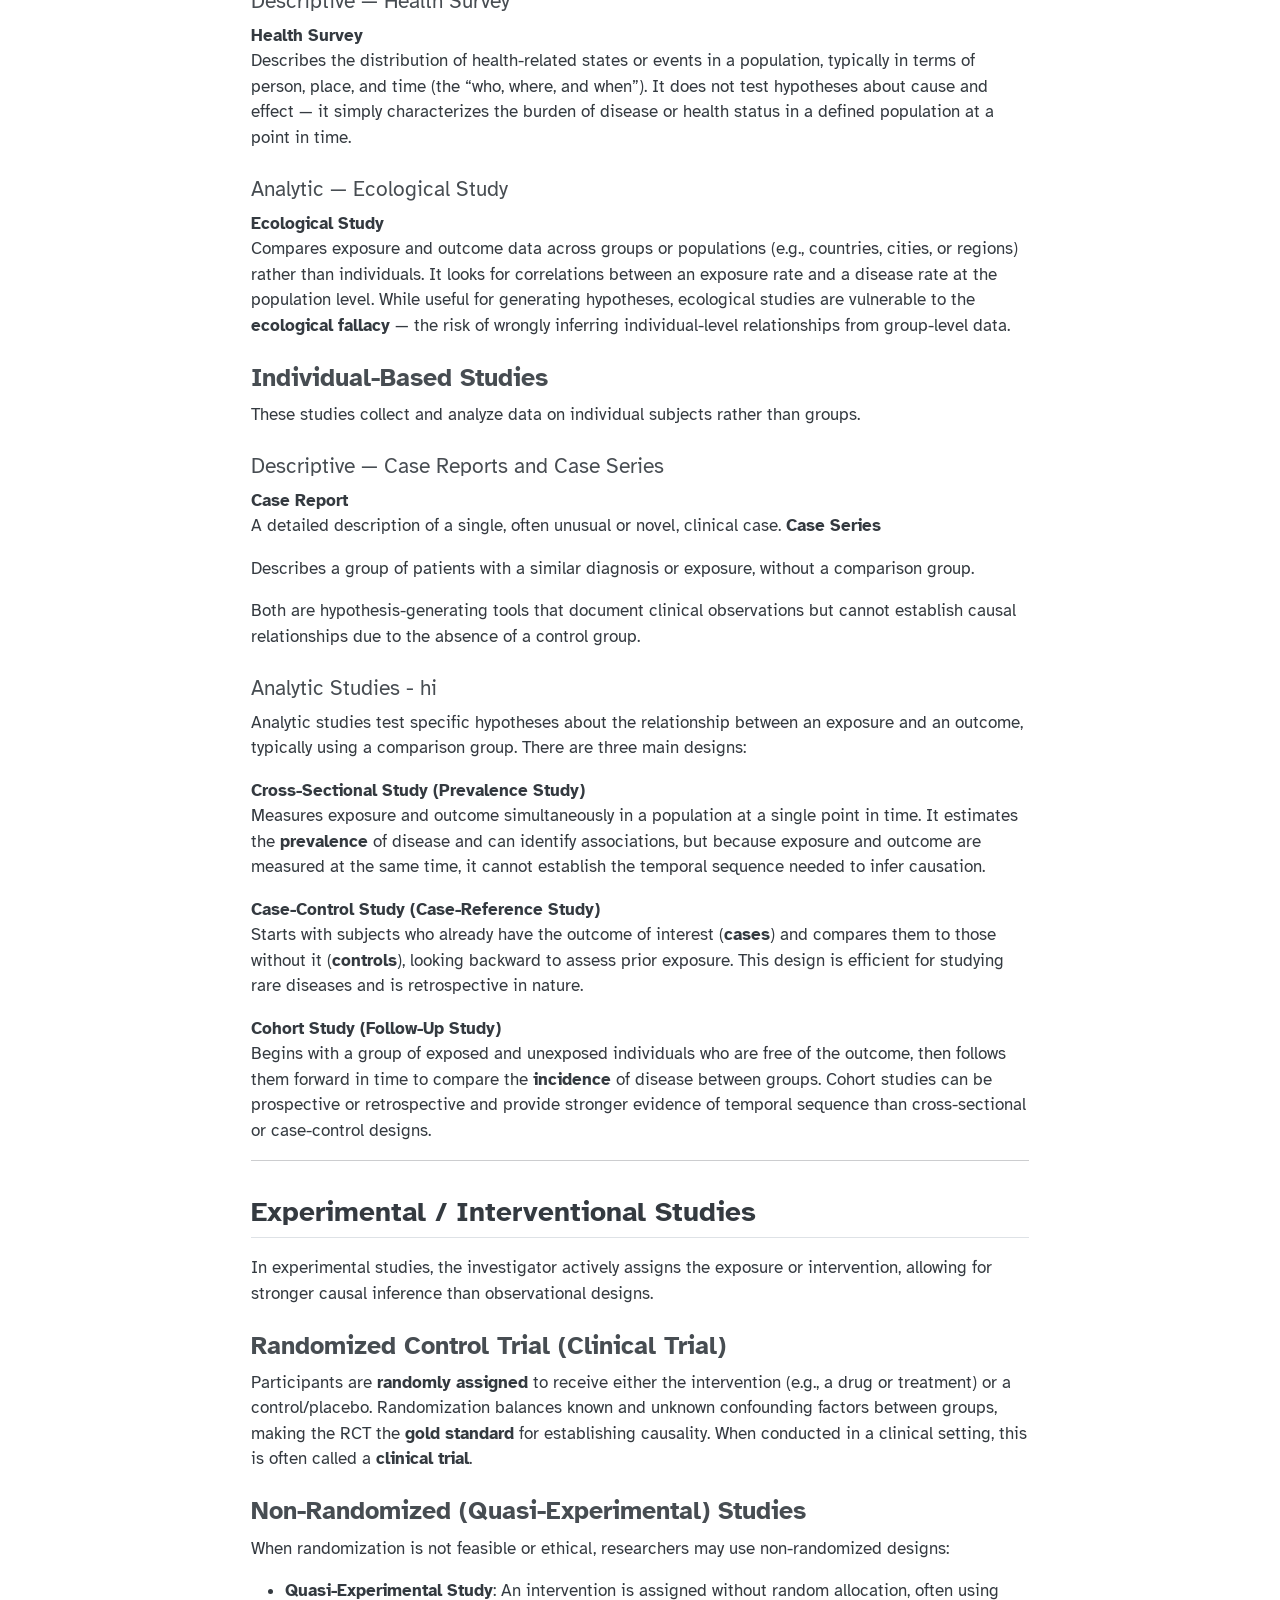
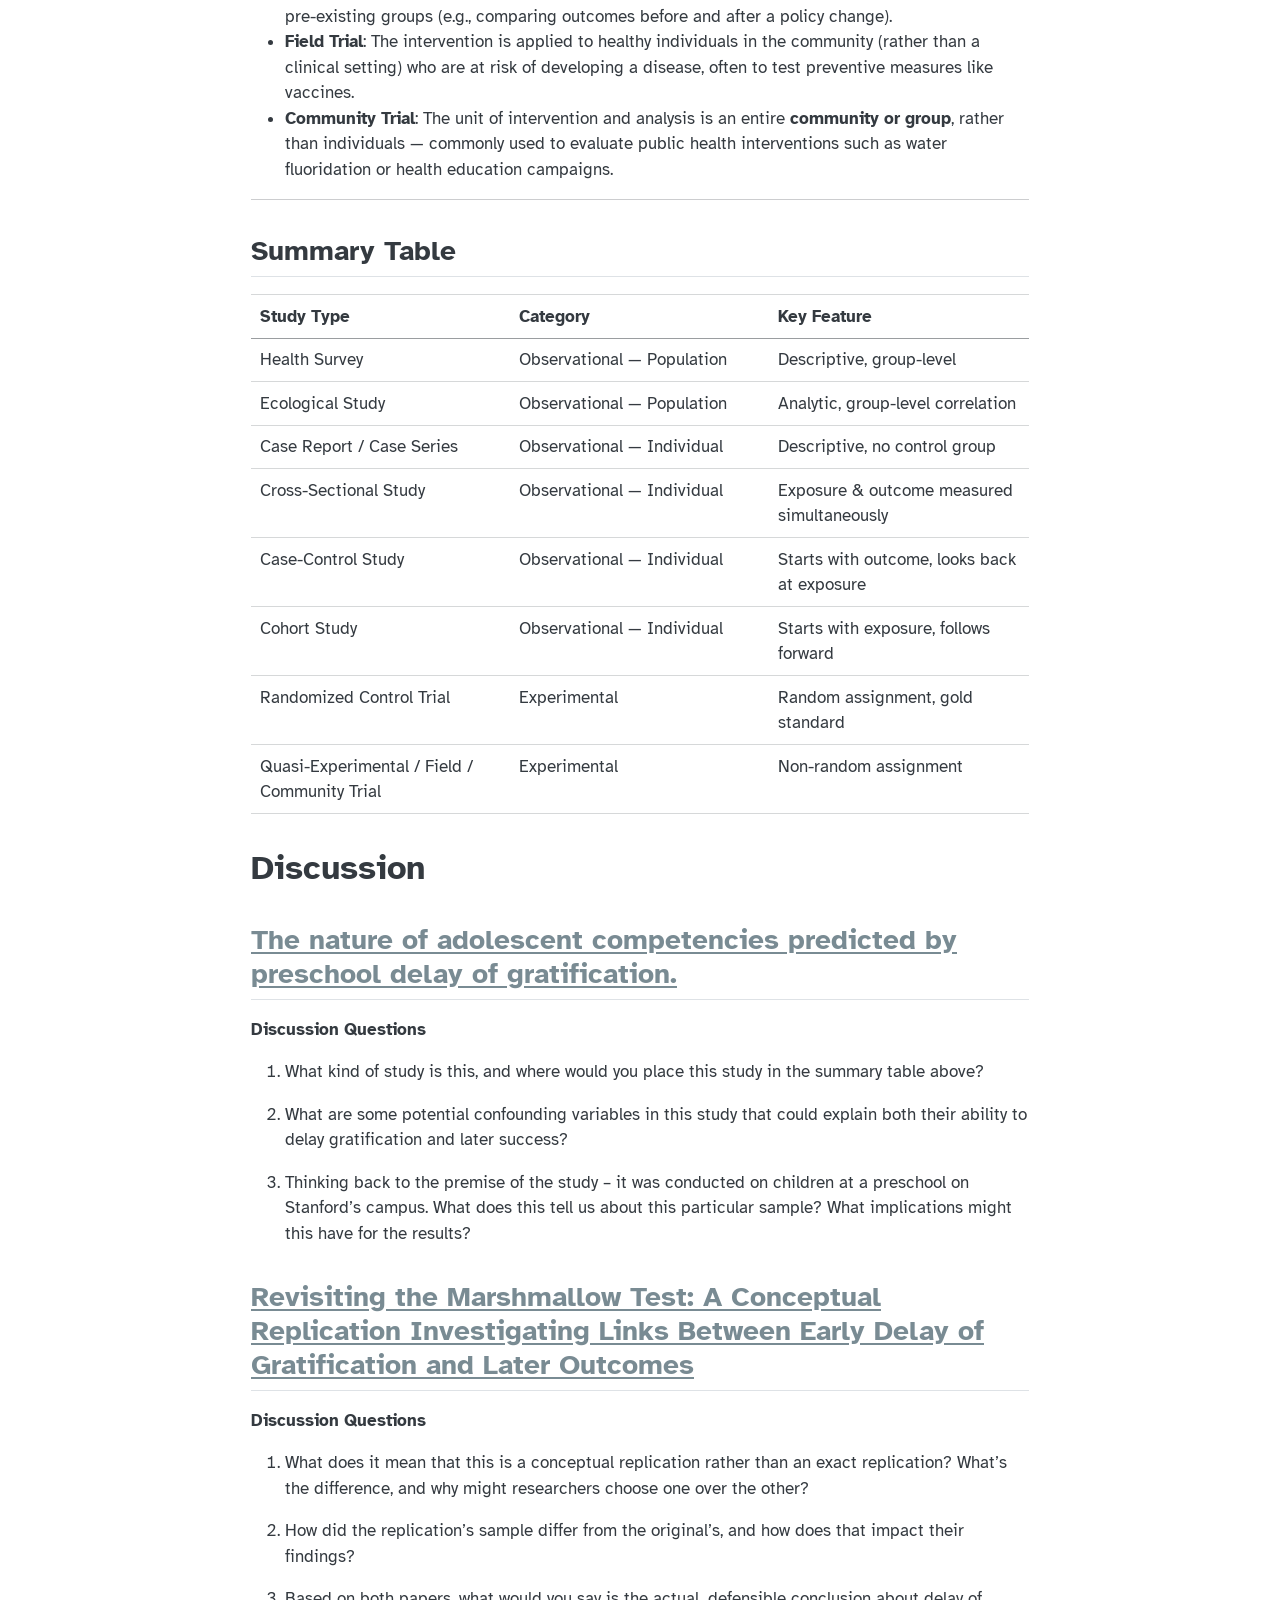
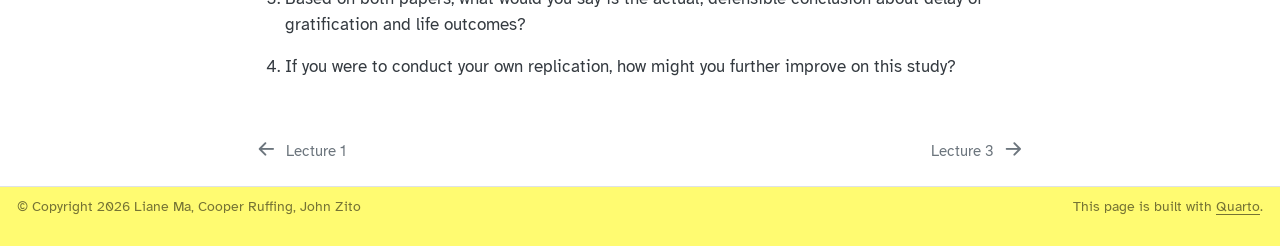
<file: lectures/lectures-lecture2.html>
<!DOCTYPE html>
<html xmlns="http://www.w3.org/1999/xhtml" lang="en" xml:lang="en"><head>

<meta charset="utf-8">
<meta name="generator" content="quarto-1.9.37">

<meta name="viewport" content="width=device-width, initial-scale=1.0, user-scalable=yes">


<title>8/31 Lecture 2 – STA HOUSE Spring 2026</title>
<style>
/* Default styles provided by pandoc.
** See https://pandoc.org/MANUAL.html#variables-for-html for config info.
*/
code{white-space: pre-wrap;}
span.smallcaps{font-variant: small-caps;}
div.columns{display: flex; gap: min(4vw, 1.5em);}
div.column{flex: auto; overflow-x: auto;}
div.hanging-indent{margin-left: 1.5em; text-indent: -1.5em;}
ul.task-list{list-style: none;}
ul.task-list li input[type="checkbox"] {
  width: 0.8em;
  margin: 0 0.8em 0.2em -1em; /* quarto-specific, see https://github.com/quarto-dev/quarto-cli/issues/4556 */ 
  vertical-align: middle;
}
</style>


<script src="../site_libs/quarto-nav/quarto-nav.js"></script>
<script src="../site_libs/clipboard/clipboard.min.js"></script>
<script src="../site_libs/quarto-search/autocomplete.umd.js"></script>
<script src="../site_libs/quarto-search/fuse.min.js"></script>
<script src="../site_libs/quarto-search/quarto-search.js"></script>
<meta name="quarto:offset" content="../">
<link href="../lectures/lectures-lecture3.html" rel="next">
<link href="../lectures/lectures-lecture1.html" rel="prev">
<script src="../site_libs/quarto-html/quarto.js" type="module"></script>
<script src="../site_libs/quarto-html/tabsets/tabsets.js" type="module"></script>
<script src="../site_libs/quarto-html/popper.min.js"></script>
<script src="../site_libs/quarto-html/tippy.umd.min.js"></script>
<script src="../site_libs/quarto-html/anchor.min.js"></script>
<link href="../site_libs/quarto-html/tippy.css" rel="stylesheet">
<link href="../site_libs/quarto-html/quarto-syntax-highlighting-cad2a2f8a56dfe71ee895a68e79c9b9a.css" rel="stylesheet" id="quarto-text-highlighting-styles">
<script src="../site_libs/bootstrap/bootstrap.min.js"></script>
<link href="../site_libs/bootstrap/bootstrap-icons.css" rel="stylesheet">
<link href="../site_libs/bootstrap/bootstrap-bee3f57ef230264cb5270c97f1893b01.min.css" rel="stylesheet" append-hash="true" id="quarto-bootstrap" data-mode="light">
<script id="quarto-search-options" type="application/json">{
  "location": "sidebar",
  "copy-button": false,
  "collapse-after": 3,
  "panel-placement": "start",
  "type": "textbox",
  "limit": 50,
  "keyboard-shortcut": [
    "f",
    "/",
    "s"
  ],
  "show-item-context": false,
  "language": {
    "search-no-results-text": "No results",
    "search-matching-documents-text": "matching documents",
    "search-copy-link-title": "Copy link to search",
    "search-hide-matches-text": "Hide additional matches",
    "search-more-match-text": "more match in this document",
    "search-more-matches-text": "more matches in this document",
    "search-clear-button-title": "Clear",
    "search-text-placeholder": "",
    "search-detached-cancel-button-title": "Cancel",
    "search-submit-button-title": "Submit",
    "search-label": "Search"
  }
}</script>


<meta property="og:title" content="8/31 Lecture 2 – STA HOUSE Spring 2026">
<meta property="og:description" content="Homepage for Statistical Methods in Research at Duke University, Fall 2026.">
<meta property="og:site_name" content="STA HOUSE Spring 2026">
</head>

<body class="nav-sidebar docked quarto-light">

<div id="quarto-search-results"></div>
  <header id="quarto-header" class="headroom fixed-top">
  <nav class="quarto-secondary-nav">
    <div class="container-fluid d-flex">
      <button type="button" class="quarto-btn-toggle btn" data-bs-toggle="collapse" role="button" data-bs-target=".quarto-sidebar-collapse-item" aria-controls="quarto-sidebar" aria-expanded="false" aria-label="Toggle sidebar navigation" onclick="if (window.quartoToggleHeadroom) { window.quartoToggleHeadroom(); }">
        <i class="bi bi-layout-text-sidebar-reverse"></i>
      </button>
        <nav class="quarto-page-breadcrumbs" aria-label="breadcrumb"><ol class="breadcrumb"><li class="breadcrumb-item"><a href="../lectures/lectures-lecture1.html">Lectures</a></li><li class="breadcrumb-item"><a href="../lectures/lectures-lecture2.html">Lecture 2</a></li></ol></nav>
        <a class="flex-grow-1" role="navigation" data-bs-toggle="collapse" data-bs-target=".quarto-sidebar-collapse-item" aria-controls="quarto-sidebar" aria-expanded="false" aria-label="Toggle sidebar navigation" onclick="if (window.quartoToggleHeadroom) { window.quartoToggleHeadroom(); }">      
        </a>
      <button type="button" class="btn quarto-search-button" aria-label="Search" onclick="window.quartoOpenSearch();">
        <i class="bi bi-search"></i>
      </button>
    </div>
  </nav>
</header>
<!-- content -->
<div id="quarto-content" class="quarto-container page-columns page-rows-contents page-layout-article">
<!-- sidebar -->
  <nav id="quarto-sidebar" class="sidebar collapse collapse-horizontal quarto-sidebar-collapse-item sidebar-navigation docked overflow-auto">
    <div class="pt-lg-2 mt-2 text-center sidebar-header">
      <a href="../index.html" class="sidebar-logo-link">
      <img src="../img/stahouse_hexagon.png" alt="" class="sidebar-logo light-content py-0 d-lg-inline d-none">
      <img src="../img/stahouse_hexagon.png" alt="" class="sidebar-logo dark-content py-0 d-lg-inline d-none">
      </a>
      <div class="sidebar-tools-main tools-wide">
    <a href="https://cmgr.oit.duke.edu/containers" title="RStudio Containers" class="quarto-navigation-tool px-1" aria-label="RStudio Containers"><i class="bi bi-code-square"></i></a>
    <a href="https://go.canvas.duke.edu/" title="Canvas" class="quarto-navigation-tool px-1" aria-label="Canvas"><i class="bi bi-megaphone"></i></a>
    <a href="https://edstem.org/us/courses/89284/discussion" title="Ed Discussion" class="quarto-navigation-tool px-1" aria-label="Ed Discussion"><i class="bi bi-people"></i></a>
</div>
      </div>
        <div class="mt-2 flex-shrink-0 align-items-center">
        <div class="sidebar-search">
        <div id="quarto-search" class="" title="Search"></div>
        </div>
        </div>
    <div class="sidebar-menu-container"> 
    <ul class="list-unstyled mt-1">
        <li class="sidebar-item sidebar-item-section">
      <div class="sidebar-item-container"> 
            <a class="sidebar-item-text sidebar-link text-start collapsed" data-bs-toggle="collapse" data-bs-target="#quarto-sidebar-section-1" role="navigation" aria-expanded="false">
 <span class="menu-text">Syllabus</span></a>
          <a class="sidebar-item-toggle text-start collapsed" data-bs-toggle="collapse" data-bs-target="#quarto-sidebar-section-1" role="navigation" aria-expanded="false" aria-label="Toggle section">
            <i class="bi bi-chevron-right ms-2"></i>
          </a> 
      </div>
      <ul id="quarto-sidebar-section-1" class="collapse list-unstyled sidebar-section depth1 ">  
          <li class="sidebar-item">
  <div class="sidebar-item-container"> 
  <a href="../syllabus/syllabus-overview.html" class="sidebar-item-text sidebar-link">
 <span class="menu-text">Overview</span></a>
  </div>
</li>
          <li class="sidebar-item">
  <div class="sidebar-item-container"> 
  <a href="../syllabus/syllabus-team.html" class="sidebar-item-text sidebar-link">
 <span class="menu-text">Teaching team</span></a>
  </div>
</li>
          <li class="sidebar-item">
  <div class="sidebar-item-container"> 
  <a href="../syllabus/syllabus-materials.html" class="sidebar-item-text sidebar-link">
 <span class="menu-text">Materials</span></a>
  </div>
</li>
          <li class="sidebar-item">
  <div class="sidebar-item-container"> 
  <a href="../syllabus/syllabus-assignments.html" class="sidebar-item-text sidebar-link">
 <span class="menu-text">Assignments and grading</span></a>
  </div>
</li>
          <li class="sidebar-item">
  <div class="sidebar-item-container"> 
  <a href="../syllabus/syllabus-policies.html" class="sidebar-item-text sidebar-link">
 <span class="menu-text">Policies</span></a>
  </div>
</li>
          <li class="sidebar-item">
  <div class="sidebar-item-container"> 
  <a href="../syllabus/syllabus-resources.html" class="sidebar-item-text sidebar-link">
 <span class="menu-text">University resources</span></a>
  </div>
</li>
          <li class="sidebar-item">
  <div class="sidebar-item-container"> 
  <a href="../index.html" class="sidebar-item-text sidebar-link">
 <span class="menu-text">Schedule</span></a>
  </div>
</li>
      </ul>
  </li>
        <li class="sidebar-item sidebar-item-section">
      <div class="sidebar-item-container"> 
            <a class="sidebar-item-text sidebar-link text-start" data-bs-toggle="collapse" data-bs-target="#quarto-sidebar-section-2" role="navigation" aria-expanded="true">
 <span class="menu-text">Lectures</span></a>
          <a class="sidebar-item-toggle text-start" data-bs-toggle="collapse" data-bs-target="#quarto-sidebar-section-2" role="navigation" aria-expanded="true" aria-label="Toggle section">
            <i class="bi bi-chevron-right ms-2"></i>
          </a> 
      </div>
      <ul id="quarto-sidebar-section-2" class="collapse list-unstyled sidebar-section depth1 show">  
          <li class="sidebar-item">
  <div class="sidebar-item-container"> 
  <a href="../lectures/lectures-lecture1.html" class="sidebar-item-text sidebar-link">
 <span class="menu-text">Lecture 1</span></a>
  </div>
</li>
          <li class="sidebar-item">
  <div class="sidebar-item-container"> 
  <a href="../lectures/lectures-lecture2.html" class="sidebar-item-text sidebar-link active">
 <span class="menu-text">Lecture 2</span></a>
  </div>
</li>
          <li class="sidebar-item">
  <div class="sidebar-item-container"> 
  <a href="../lectures/lectures-lecture3.html" class="sidebar-item-text sidebar-link">
 <span class="menu-text">Lecture 3</span></a>
  </div>
</li>
          <li class="sidebar-item">
  <div class="sidebar-item-container"> 
  <a href="../lectures/lectures-lecture4.html" class="sidebar-item-text sidebar-link">
 <span class="menu-text">Lecture 4</span></a>
  </div>
</li>
          <li class="sidebar-item">
  <div class="sidebar-item-container"> 
  <a href="../lectures/lectures-lecture5.html" class="sidebar-item-text sidebar-link">
 <span class="menu-text">Lecture 5</span></a>
  </div>
</li>
      </ul>
  </li>
    </ul>
    </div>
</nav>
<div id="quarto-sidebar-glass" class="quarto-sidebar-collapse-item" data-bs-toggle="collapse" data-bs-target=".quarto-sidebar-collapse-item"></div>
<!-- margin-sidebar -->
    <div id="quarto-margin-sidebar" class="sidebar margin-sidebar">
        <nav id="TOC" role="doc-toc" class="toc-active">
    <h2 id="toc-title">On this page</h2>
   
  <ul>
  <li><a href="#study-design" id="toc-study-design" class="nav-link active" data-scroll-target="#study-design">Study Design</a></li>
  <li><a href="#study-types" id="toc-study-types" class="nav-link" data-scroll-target="#study-types">Study Types</a>
  <ul class="collapse">
  <li><a href="#non-experimental-observational-studies" id="toc-non-experimental-observational-studies" class="nav-link" data-scroll-target="#non-experimental-observational-studies">Non-Experimental / Observational Studies</a>
  <ul class="collapse">
  <li><a href="#population-based-studies" id="toc-population-based-studies" class="nav-link" data-scroll-target="#population-based-studies">Population-Based Studies</a></li>
  <li><a href="#individual-based-studies" id="toc-individual-based-studies" class="nav-link" data-scroll-target="#individual-based-studies">Individual-Based Studies</a></li>
  </ul></li>
  <li><a href="#experimental-interventional-studies" id="toc-experimental-interventional-studies" class="nav-link" data-scroll-target="#experimental-interventional-studies">Experimental / Interventional Studies</a>
  <ul class="collapse">
  <li><a href="#randomized-control-trial-clinical-trial" id="toc-randomized-control-trial-clinical-trial" class="nav-link" data-scroll-target="#randomized-control-trial-clinical-trial">Randomized Control Trial (Clinical Trial)</a></li>
  <li><a href="#non-randomized-quasi-experimental-studies" id="toc-non-randomized-quasi-experimental-studies" class="nav-link" data-scroll-target="#non-randomized-quasi-experimental-studies">Non-Randomized (Quasi-Experimental) Studies</a></li>
  </ul></li>
  <li><a href="#summary-table" id="toc-summary-table" class="nav-link" data-scroll-target="#summary-table">Summary Table</a></li>
  </ul></li>
  <li><a href="#discussion" id="toc-discussion" class="nav-link" data-scroll-target="#discussion">Discussion</a>
  <ul class="collapse">
  <li><a href="#the-nature-of-adolescent-competencies-predicted-by-preschool-delay-of-gratification." id="toc-the-nature-of-adolescent-competencies-predicted-by-preschool-delay-of-gratification." class="nav-link" data-scroll-target="#the-nature-of-adolescent-competencies-predicted-by-preschool-delay-of-gratification."><strong>The nature of adolescent competencies predicted by preschool delay of gratification.</strong></a></li>
  <li><a href="#revisiting-the-marshmallow-test-a-conceptual-replication-investigating-links-between-early-delay-of-gratification-and-later-outcomes" id="toc-revisiting-the-marshmallow-test-a-conceptual-replication-investigating-links-between-early-delay-of-gratification-and-later-outcomes" class="nav-link" data-scroll-target="#revisiting-the-marshmallow-test-a-conceptual-replication-investigating-links-between-early-delay-of-gratification-and-later-outcomes"><strong>Revisiting the Marshmallow Test: A Conceptual Replication Investigating Links Between Early Delay of Gratification and Later Outcomes</strong></a></li>
  </ul></li>
  </ul>
</nav>
    </div>
<!-- main -->
<main class="content" id="quarto-document-content">

<header id="title-block-header" class="quarto-title-block default"><nav class="quarto-page-breadcrumbs quarto-title-breadcrumbs d-none d-lg-block" aria-label="breadcrumb"><ol class="breadcrumb"><li class="breadcrumb-item"><a href="../lectures/lectures-lecture1.html">Lectures</a></li><li class="breadcrumb-item"><a href="../lectures/lectures-lecture2.html">Lecture 2</a></li></ol></nav>
<div class="quarto-title">
<h1 class="title">8/31 Lecture 2</h1>
</div>



<div class="quarto-title-meta">

    
  
    
  </div>
  


</header>


<section id="study-design" class="level1">
<h1>Study Design</h1>
<p>Today we’re going to explore a few cases where real statistics were computed effectively and correctly on paper, yet completely failed their purpose. Statistics, as with most other things, depends heavily on <em>interpretation</em> – when the interpretation fails, our research is no longer sound.</p>
<p><strong>Correlation vs.&nbsp;Causation</strong></p>
<p>Let’s think about a classic example. Ice cream sales and the number of shark attacks both increase in the summer. Does this mean that eating ice cream causes more people to get chased by sharks? Obviously, this is not what’s going on here – the season itself is causing both of these events independently (more humans in the ocean in the summer = more shark injuries. hotter weather = a greater need for ice cream). Even though ice cream sales and shark attacks are <em>correlated</em> (move together), one does not necessarily <em>cause</em> the other.</p>
<p>Keep this in mind as you dissect any research paper in the following weeks, and you’ll easily find reason for skepticism everywhere.</p>
<p><strong>Confounding Variables</strong></p>
<p>In the case of the ice cream sales and shark attacks, there was a hidden, <em>confounding</em> third variable that influenced both variables of interest, making them seem related. As we explore these papers, think about what differs between the two groups examined, or other variables that might be at play.</p>
<p><strong>Sample Size and Generalizability</strong></p>
<p>Before we trust any findings, and thinking back to our discussion <a href="https://sta-house-s26.github.io/sta-house-f26.github.io/lectures/lectures-lecture1.html#good-statistics-vs.-bad-statistics">last week</a>, it’s important to consider the <em>sample size</em> of the study. How many people did the survey ask? Which groups of people was this pattern found in? The original marshmallow study we’re about to read was conducted on a small sample of children at a preschool on Stanford’s campus. As you read, consider what impact this may have on the results.</p>
<p><strong>Replication</strong></p>
<p>Replication is basically redoing a study, ideally with a bigger, more representative sample. The goal of this is to see if the original result appears once again, to help validate or question the original study’s results. One of today’s readings is a replication attempt of the marshmallow test. Note what differs between replication attempts, not limited to the results! Did the replication increase sample size, or change the population experimented on? How might that impact our interpretations of both studies’ findings?</p>
</section>
<section id="study-types" class="level1">
<h1>Study Types</h1>
<p>Let’s consider some types of studies. These all have their strengths and weaknesses, and although we won’t go into too much depth in all of them, it is incredibly important that you do if you’re planning your own study. Understanding the nature of why a study is strong and why it’s weak can inform what statistics would be used.</p>
<section id="non-experimental-observational-studies" class="level2">
<h2 class="anchored" data-anchor-id="non-experimental-observational-studies">Non-Experimental / Observational Studies</h2>
<p>In observational studies, the investigator does not control who is exposed to a risk factor or intervention. Instead, exposures occur naturally, and the researcher measures associations between exposure and outcome. These studies are further divided by their unit of analysis: <strong>population-based</strong> or <strong>individual-based</strong>.</p>
<section id="population-based-studies" class="level3">
<h3 class="anchored" data-anchor-id="population-based-studies">Population-Based Studies</h3>
<p>These studies use aggregate, group-level data rather than data on individual subjects.</p>
<section id="descriptive-health-survey" class="level4">
<h4 class="anchored" data-anchor-id="descriptive-health-survey">Descriptive — Health Survey</h4>
<dl>
<dt><strong>Health Survey</strong></dt>
<dd>
<p>Describes the distribution of health-related states or events in a population, typically in terms of person, place, and time (the “who, where, and when”). It does not test hypotheses about cause and effect — it simply characterizes the burden of disease or health status in a defined population at a point in time.</p>
</dd>
</dl>
</section>
<section id="analytic-ecological-study" class="level4">
<h4 class="anchored" data-anchor-id="analytic-ecological-study">Analytic — Ecological Study</h4>
<dl>
<dt><strong>Ecological Study</strong></dt>
<dd>
<p>Compares exposure and outcome data across groups or populations (e.g., countries, cities, or regions) rather than individuals. It looks for correlations between an exposure rate and a disease rate at the population level. While useful for generating hypotheses, ecological studies are vulnerable to the <strong>ecological fallacy</strong> — the risk of wrongly inferring individual-level relationships from group-level data.</p>
</dd>
</dl>
</section>
</section>
<section id="individual-based-studies" class="level3">
<h3 class="anchored" data-anchor-id="individual-based-studies">Individual-Based Studies</h3>
<p>These studies collect and analyze data on individual subjects rather than groups.</p>
<section id="descriptive-case-reports-and-case-series" class="level4">
<h4 class="anchored" data-anchor-id="descriptive-case-reports-and-case-series">Descriptive — Case Reports and Case Series</h4>
<dl>
<dt><strong>Case Report</strong></dt>
<dd>
<p>A detailed description of a single, often unusual or novel, clinical case. <strong>Case Series</strong></p>
</dd>
<dd>
<p>Describes a group of patients with a similar diagnosis or exposure, without a comparison group.</p>
</dd>
</dl>
<p>Both are hypothesis-generating tools that document clinical observations but cannot establish causal relationships due to the absence of a control group.</p>
</section>
<section id="analytic-studies---hi" class="level4">
<h4 class="anchored" data-anchor-id="analytic-studies---hi">Analytic Studies - hi</h4>
<p>Analytic studies test specific hypotheses about the relationship between an exposure and an outcome, typically using a comparison group. There are three main designs:</p>
<dl>
<dt><strong>Cross-Sectional Study (Prevalence Study)</strong></dt>
<dd>
<p>Measures exposure and outcome simultaneously in a population at a single point in time. It estimates the <strong>prevalence</strong> of disease and can identify associations, but because exposure and outcome are measured at the same time, it cannot establish the temporal sequence needed to infer causation.</p>
</dd>
<dt><strong>Case-Control Study (Case-Reference Study)</strong></dt>
<dd>
<p>Starts with subjects who already have the outcome of interest (<strong>cases</strong>) and compares them to those without it (<strong>controls</strong>), looking backward to assess prior exposure. This design is efficient for studying rare diseases and is retrospective in nature.</p>
</dd>
<dt><strong>Cohort Study (Follow-Up Study)</strong></dt>
<dd>
<p>Begins with a group of exposed and unexposed individuals who are free of the outcome, then follows them forward in time to compare the <strong>incidence</strong> of disease between groups. Cohort studies can be prospective or retrospective and provide stronger evidence of temporal sequence than cross-sectional or case-control designs.</p>
</dd>
</dl>
<hr>
</section>
</section>
</section>
<section id="experimental-interventional-studies" class="level2">
<h2 class="anchored" data-anchor-id="experimental-interventional-studies">Experimental / Interventional Studies</h2>
<p>In experimental studies, the investigator actively assigns the exposure or intervention, allowing for stronger causal inference than observational designs.</p>
<section id="randomized-control-trial-clinical-trial" class="level3">
<h3 class="anchored" data-anchor-id="randomized-control-trial-clinical-trial">Randomized Control Trial (Clinical Trial)</h3>
<p>Participants are <strong>randomly assigned</strong> to receive either the intervention (e.g., a drug or treatment) or a control/placebo. Randomization balances known and unknown confounding factors between groups, making the RCT the <strong>gold standard</strong> for establishing causality. When conducted in a clinical setting, this is often called a <strong>clinical trial</strong>.</p>
</section>
<section id="non-randomized-quasi-experimental-studies" class="level3">
<h3 class="anchored" data-anchor-id="non-randomized-quasi-experimental-studies">Non-Randomized (Quasi-Experimental) Studies</h3>
<p>When randomization is not feasible or ethical, researchers may use non-randomized designs:</p>
<ul>
<li><strong>Quasi-Experimental Study</strong>: An intervention is assigned without random allocation, often using pre-existing groups (e.g., comparing outcomes before and after a policy change).</li>
<li><strong>Field Trial</strong>: The intervention is applied to healthy individuals in the community (rather than a clinical setting) who are at risk of developing a disease, often to test preventive measures like vaccines.</li>
<li><strong>Community Trial</strong>: The unit of intervention and analysis is an entire <strong>community or group</strong>, rather than individuals — commonly used to evaluate public health interventions such as water fluoridation or health education campaigns.</li>
</ul>
<hr>
</section>
</section>
<section id="summary-table" class="level2">
<h2 class="anchored" data-anchor-id="summary-table">Summary Table</h2>
<table class="caption-top table">
<colgroup>
<col style="width: 33%">
<col style="width: 33%">
<col style="width: 33%">
</colgroup>
<thead>
<tr class="header">
<th>Study Type</th>
<th>Category</th>
<th>Key Feature</th>
</tr>
</thead>
<tbody>
<tr class="odd">
<td>Health Survey</td>
<td>Observational — Population</td>
<td>Descriptive, group-level</td>
</tr>
<tr class="even">
<td>Ecological Study</td>
<td>Observational — Population</td>
<td>Analytic, group-level correlation</td>
</tr>
<tr class="odd">
<td>Case Report / Case Series</td>
<td>Observational — Individual</td>
<td>Descriptive, no control group</td>
</tr>
<tr class="even">
<td>Cross-Sectional Study</td>
<td>Observational — Individual</td>
<td>Exposure &amp; outcome measured simultaneously</td>
</tr>
<tr class="odd">
<td>Case-Control Study</td>
<td>Observational — Individual</td>
<td>Starts with outcome, looks back at exposure</td>
</tr>
<tr class="even">
<td>Cohort Study</td>
<td>Observational — Individual</td>
<td>Starts with exposure, follows forward</td>
</tr>
<tr class="odd">
<td>Randomized Control Trial</td>
<td>Experimental</td>
<td>Random assignment, gold standard</td>
</tr>
<tr class="even">
<td>Quasi-Experimental / Field / Community Trial</td>
<td>Experimental</td>
<td>Non-random assignment</td>
</tr>
</tbody>
</table>
</section>
</section>
<section id="discussion" class="level1">
<h1>Discussion</h1>
<section id="the-nature-of-adolescent-competencies-predicted-by-preschool-delay-of-gratification." class="level2">
<h2 class="anchored" data-anchor-id="the-nature-of-adolescent-competencies-predicted-by-preschool-delay-of-gratification."><a href="https://psycnet.apa.org/record/1988-19783-001"><strong>The nature of adolescent competencies predicted by preschool delay of gratification.</strong></a></h2>
<p><strong>Discussion Questions</strong></p>
<ol type="1">
<li><p>What kind of study is this, and where would you place this study in the summary table above?</p></li>
<li><p>What are some potential confounding variables in this study that could explain both their ability to delay gratification and later success?</p></li>
<li><p>Thinking back to the premise of the study – it was conducted on children at a preschool on Stanford’s campus. What does this tell us about this particular sample? What implications might this have for the results?</p></li>
</ol>
</section>
<section id="revisiting-the-marshmallow-test-a-conceptual-replication-investigating-links-between-early-delay-of-gratification-and-later-outcomes" class="level2">
<h2 class="anchored" data-anchor-id="revisiting-the-marshmallow-test-a-conceptual-replication-investigating-links-between-early-delay-of-gratification-and-later-outcomes"><a href="https://pmc.ncbi.nlm.nih.gov/articles/PMC6050075/"><strong>Revisiting the Marshmallow Test: A Conceptual Replication Investigating Links Between Early Delay of Gratification and Later Outcomes</strong></a></h2>
<p><strong>Discussion Questions</strong></p>
<ol type="1">
<li><p>What does it mean that this is a conceptual replication rather than an exact replication? What’s the difference, and why might researchers choose one over the other?</p></li>
<li><p>How did the replication’s sample differ from the original’s, and how does that impact their findings?</p></li>
<li><p>Based on both papers, what would you say is the actual, defensible conclusion about delay of gratification and life outcomes?</p></li>
<li><p>If you were to conduct your own replication, how might you further improve on this study?</p></li>
</ol>


</section>
</section>

</main> <!-- /main -->
<script id="quarto-html-after-body" type="application/javascript">
  window.document.addEventListener("DOMContentLoaded", function (event) {
    const icon = "";
    const anchorJS = new window.AnchorJS();
    anchorJS.options = {
      placement: 'right',
      icon: icon
    };
    anchorJS.add('.anchored');
    const isCodeAnnotation = (el) => {
      for (const clz of el.classList) {
        if (clz.startsWith('code-annotation-')) {                     
          return true;
        }
      }
      return false;
    }
    const onCopySuccess = function(e) {
      // button target
      const button = e.trigger;
      // don't keep focus
      button.blur();
      // flash "checked"
      button.classList.add('code-copy-button-checked');
      var currentTitle = button.getAttribute("title");
      button.setAttribute("title", "Copied!");
      let tooltip;
      if (window.bootstrap) {
        button.setAttribute("data-bs-toggle", "tooltip");
        button.setAttribute("data-bs-placement", "left");
        button.setAttribute("data-bs-title", "Copied!");
        tooltip = new bootstrap.Tooltip(button, 
          { trigger: "manual", 
            customClass: "code-copy-button-tooltip",
            offset: [0, -8]});
        tooltip.show();    
      }
      setTimeout(function() {
        if (tooltip) {
          tooltip.hide();
          button.removeAttribute("data-bs-title");
          button.removeAttribute("data-bs-toggle");
          button.removeAttribute("data-bs-placement");
        }
        button.setAttribute("title", currentTitle);
        button.classList.remove('code-copy-button-checked');
      }, 1000);
      // clear code selection
      e.clearSelection();
    }
    const getTextToCopy = function(trigger) {
      const outerScaffold = trigger.parentElement.cloneNode(true);
      const codeEl = outerScaffold.querySelector('code');
      for (const childEl of codeEl.children) {
        if (isCodeAnnotation(childEl)) {
          childEl.remove();
        }
      }
      return codeEl.innerText;
    }
    const clipboard = new window.ClipboardJS('.code-copy-button:not([data-in-quarto-modal])', {
      text: getTextToCopy
    });
    clipboard.on('success', onCopySuccess);
    if (window.document.getElementById('quarto-embedded-source-code-modal')) {
      const clipboardModal = new window.ClipboardJS('.code-copy-button[data-in-quarto-modal]', {
        text: getTextToCopy,
        container: window.document.getElementById('quarto-embedded-source-code-modal')
      });
      clipboardModal.on('success', onCopySuccess);
    }
      var localhostRegex = new RegExp(/^(?:http|https):\/\/localhost\:?[0-9]*\//);
      var mailtoRegex = new RegExp(/^mailto:/);
        var filterRegex = new RegExp("https:\/\/sta-house-s26\.github\.io\/sta-house-f26\.github\.io\/");
      var isInternal = (href) => {
          return filterRegex.test(href) || localhostRegex.test(href) || mailtoRegex.test(href);
      }
      // Inspect non-navigation links and adorn them if external
     var links = window.document.querySelectorAll('a[href]:not(.nav-link):not(.navbar-brand):not(.toc-action):not(.sidebar-link):not(.sidebar-item-toggle):not(.pagination-link):not(.no-external):not([aria-hidden]):not(.dropdown-item):not(.quarto-navigation-tool):not(.about-link)');
      for (var i=0; i<links.length; i++) {
        const link = links[i];
        if (!isInternal(link.href)) {
          // undo the damage that might have been done by quarto-nav.js in the case of
          // links that we want to consider external
          if (link.dataset.originalHref !== undefined) {
            link.href = link.dataset.originalHref;
          }
        }
      }
    function tippyHover(el, contentFn, onTriggerFn, onUntriggerFn) {
      const config = {
        allowHTML: true,
        maxWidth: 500,
        delay: 100,
        arrow: false,
        appendTo: function(el) {
            return el.parentElement;
        },
        interactive: true,
        interactiveBorder: 10,
        theme: 'quarto',
        placement: 'bottom-start',
      };
      if (contentFn) {
        config.content = contentFn;
      }
      if (onTriggerFn) {
        config.onTrigger = onTriggerFn;
      }
      if (onUntriggerFn) {
        config.onUntrigger = onUntriggerFn;
      }
      window.tippy(el, config); 
    }
    const noterefs = window.document.querySelectorAll('a[role="doc-noteref"]');
    for (var i=0; i<noterefs.length; i++) {
      const ref = noterefs[i];
      tippyHover(ref, function() {
        // use id or data attribute instead here
        let href = ref.getAttribute('data-footnote-href') || ref.getAttribute('href');
        try { href = new URL(href).hash; } catch {}
        const id = href.replace(/^#\/?/, "");
        const note = window.document.getElementById(id);
        if (note) {
          return note.innerHTML;
        } else {
          return "";
        }
      });
    }
    const xrefs = window.document.querySelectorAll('a.quarto-xref');
    const processXRef = (id, note) => {
      // Strip column container classes
      const stripColumnClz = (el) => {
        el.classList.remove("page-full", "page-columns");
        if (el.children) {
          for (const child of el.children) {
            stripColumnClz(child);
          }
        }
      }
      stripColumnClz(note)
      if (id === null || id.startsWith('sec-')) {
        // Special case sections, only their first couple elements
        const container = document.createElement("div");
        if (note.children && note.children.length > 2) {
          container.appendChild(note.children[0].cloneNode(true));
          for (let i = 1; i < note.children.length; i++) {
            const child = note.children[i];
            if (child.tagName === "P" && child.innerText === "") {
              continue;
            } else {
              container.appendChild(child.cloneNode(true));
              break;
            }
          }
          if (window.Quarto?.typesetMath) {
            window.Quarto.typesetMath(container);
          }
          return container.innerHTML
        } else {
          if (window.Quarto?.typesetMath) {
            window.Quarto.typesetMath(note);
          }
          return note.innerHTML;
        }
      } else {
        // Remove any anchor links if they are present
        const anchorLink = note.querySelector('a.anchorjs-link');
        if (anchorLink) {
          anchorLink.remove();
        }
        if (window.Quarto?.typesetMath) {
          window.Quarto.typesetMath(note);
        }
        if (note.classList.contains("callout")) {
          return note.outerHTML;
        } else {
          return note.innerHTML;
        }
      }
    }
    for (var i=0; i<xrefs.length; i++) {
      const xref = xrefs[i];
      tippyHover(xref, undefined, function(instance) {
        instance.disable();
        let url = xref.getAttribute('href');
        let hash = undefined; 
        if (url.startsWith('#')) {
          hash = url;
        } else {
          try { hash = new URL(url).hash; } catch {}
        }
        if (hash) {
          const id = hash.replace(/^#\/?/, "");
          const note = window.document.getElementById(id);
          if (note !== null) {
            try {
              const html = processXRef(id, note.cloneNode(true));
              instance.setContent(html);
            } finally {
              instance.enable();
              instance.show();
            }
          } else {
            // See if we can fetch this
            fetch(url.split('#')[0])
            .then(res => res.text())
            .then(html => {
              const parser = new DOMParser();
              const htmlDoc = parser.parseFromString(html, "text/html");
              const note = htmlDoc.getElementById(id);
              if (note !== null) {
                const html = processXRef(id, note);
                instance.setContent(html);
              } 
            }).finally(() => {
              instance.enable();
              instance.show();
            });
          }
        } else {
          // See if we can fetch a full url (with no hash to target)
          // This is a special case and we should probably do some content thinning / targeting
          fetch(url)
          .then(res => res.text())
          .then(html => {
            const parser = new DOMParser();
            const htmlDoc = parser.parseFromString(html, "text/html");
            const note = htmlDoc.querySelector('main.content');
            if (note !== null) {
              // This should only happen for chapter cross references
              // (since there is no id in the URL)
              // remove the first header
              if (note.children.length > 0 && note.children[0].tagName === "HEADER") {
                note.children[0].remove();
              }
              const html = processXRef(null, note);
              instance.setContent(html);
            } 
          }).finally(() => {
            instance.enable();
            instance.show();
          });
        }
      }, function(instance) {
      });
    }
        let selectedAnnoteEl;
        const selectorForAnnotation = ( cell, annotation) => {
          let cellAttr = 'data-code-cell="' + cell + '"';
          let lineAttr = 'data-code-annotation="' +  annotation + '"';
          const selector = 'span[' + cellAttr + '][' + lineAttr + ']';
          return selector;
        }
        const selectCodeLines = (annoteEl) => {
          const doc = window.document;
          const targetCell = annoteEl.getAttribute("data-target-cell");
          const targetAnnotation = annoteEl.getAttribute("data-target-annotation");
          const annoteSpan = window.document.querySelector(selectorForAnnotation(targetCell, targetAnnotation));
          const lines = annoteSpan.getAttribute("data-code-lines").split(",");
          const lineIds = lines.map((line) => {
            return targetCell + "-" + line;
          })
          let top = null;
          let height = null;
          let parent = null;
          if (lineIds.length > 0) {
              //compute the position of the single el (top and bottom and make a div)
              const el = window.document.getElementById(lineIds[0]);
              top = el.offsetTop;
              height = el.offsetHeight;
              parent = el.parentElement.parentElement;
            if (lineIds.length > 1) {
              const lastEl = window.document.getElementById(lineIds[lineIds.length - 1]);
              const bottom = lastEl.offsetTop + lastEl.offsetHeight;
              height = bottom - top;
            }
            if (top !== null && height !== null && parent !== null) {
              // cook up a div (if necessary) and position it 
              let div = window.document.getElementById("code-annotation-line-highlight");
              if (div === null) {
                div = window.document.createElement("div");
                div.setAttribute("id", "code-annotation-line-highlight");
                div.style.position = 'absolute';
                parent.appendChild(div);
              }
              div.style.top = top - 2 + "px";
              div.style.height = height + 4 + "px";
              div.style.left = 0;
              let gutterDiv = window.document.getElementById("code-annotation-line-highlight-gutter");
              if (gutterDiv === null) {
                gutterDiv = window.document.createElement("div");
                gutterDiv.setAttribute("id", "code-annotation-line-highlight-gutter");
                gutterDiv.style.position = 'absolute';
                const codeCell = window.document.getElementById(targetCell);
                const gutter = codeCell.querySelector('.code-annotation-gutter');
                gutter.appendChild(gutterDiv);
              }
              gutterDiv.style.top = top - 2 + "px";
              gutterDiv.style.height = height + 4 + "px";
            }
            selectedAnnoteEl = annoteEl;
          }
        };
        const unselectCodeLines = () => {
          const elementsIds = ["code-annotation-line-highlight", "code-annotation-line-highlight-gutter"];
          elementsIds.forEach((elId) => {
            const div = window.document.getElementById(elId);
            if (div) {
              div.remove();
            }
          });
          selectedAnnoteEl = undefined;
        };
          // Handle positioning of the toggle
      window.addEventListener(
        "resize",
        throttle(() => {
          elRect = undefined;
          if (selectedAnnoteEl) {
            selectCodeLines(selectedAnnoteEl);
          }
        }, 10)
      );
      function throttle(fn, ms) {
      let throttle = false;
      let timer;
        return (...args) => {
          if(!throttle) { // first call gets through
              fn.apply(this, args);
              throttle = true;
          } else { // all the others get throttled
              if(timer) clearTimeout(timer); // cancel #2
              timer = setTimeout(() => {
                fn.apply(this, args);
                timer = throttle = false;
              }, ms);
          }
        };
      }
        // Attach click handler to the DT
        const annoteDls = window.document.querySelectorAll('dt[data-target-cell]');
        for (const annoteDlNode of annoteDls) {
          annoteDlNode.addEventListener('click', (event) => {
            const clickedEl = event.target;
            if (clickedEl !== selectedAnnoteEl) {
              unselectCodeLines();
              const activeEl = window.document.querySelector('dt[data-target-cell].code-annotation-active');
              if (activeEl) {
                activeEl.classList.remove('code-annotation-active');
              }
              selectCodeLines(clickedEl);
              clickedEl.classList.add('code-annotation-active');
            } else {
              // Unselect the line
              unselectCodeLines();
              clickedEl.classList.remove('code-annotation-active');
            }
          });
        }
    const findCites = (el) => {
      const parentEl = el.parentElement;
      if (parentEl) {
        const cites = parentEl.dataset.cites;
        if (cites) {
          return {
            el,
            cites: cites.split(' ')
          };
        } else {
          return findCites(el.parentElement)
        }
      } else {
        return undefined;
      }
    };
    var bibliorefs = window.document.querySelectorAll('a[role="doc-biblioref"]');
    for (var i=0; i<bibliorefs.length; i++) {
      const ref = bibliorefs[i];
      const citeInfo = findCites(ref);
      if (citeInfo) {
        tippyHover(citeInfo.el, function() {
          var popup = window.document.createElement('div');
          citeInfo.cites.forEach(function(cite) {
            var citeDiv = window.document.createElement('div');
            citeDiv.classList.add('hanging-indent');
            citeDiv.classList.add('csl-entry');
            var biblioDiv = window.document.getElementById('ref-' + cite);
            if (biblioDiv) {
              citeDiv.innerHTML = biblioDiv.innerHTML;
            }
            popup.appendChild(citeDiv);
          });
          return popup.innerHTML;
        });
      }
    }
  });
  </script>
<nav class="page-navigation">
  <div class="nav-page nav-page-previous">
      <a href="../lectures/lectures-lecture1.html" class="pagination-link" aria-label="Lecture 1">
        <i class="bi bi-arrow-left-short"></i> <span class="nav-page-text">Lecture 1</span>
      </a>          
  </div>
  <div class="nav-page nav-page-next">
      <a href="../lectures/lectures-lecture3.html" class="pagination-link" aria-label="Lecture 3">
        <span class="nav-page-text">Lecture 3</span> <i class="bi bi-arrow-right-short"></i>
      </a>
  </div>
</nav>
</div> <!-- /content -->
<footer class="footer">
  <div class="nav-footer">
    <div class="nav-footer-left">
<p>© Copyright 2026 Liane Ma, Cooper Ruffing, John Zito</p>
</div>   
    <div class="nav-footer-center">
      &nbsp;
    </div>
    <div class="nav-footer-right">
<p>This page is built with <a href="https://quarto.org/">Quarto</a>.</p>
</div>
  </div>
</footer>




</body></html>
</file>
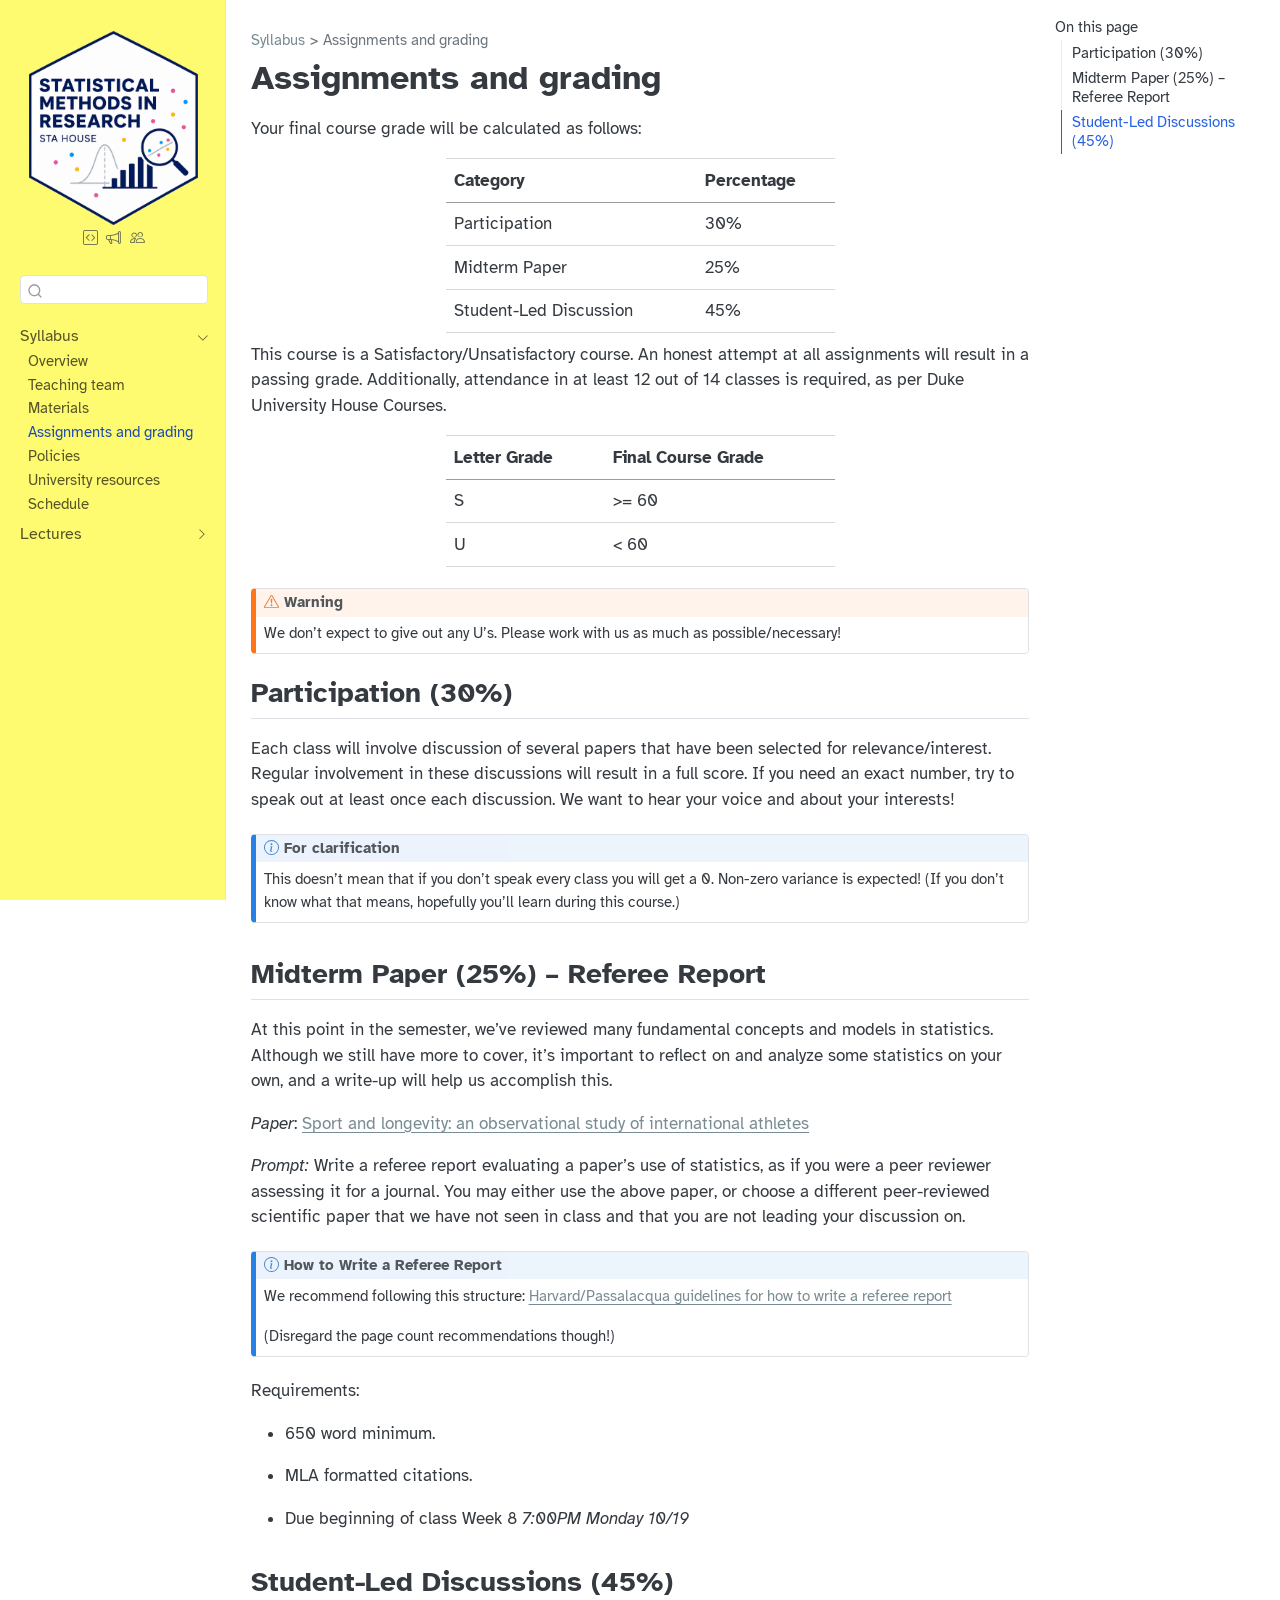
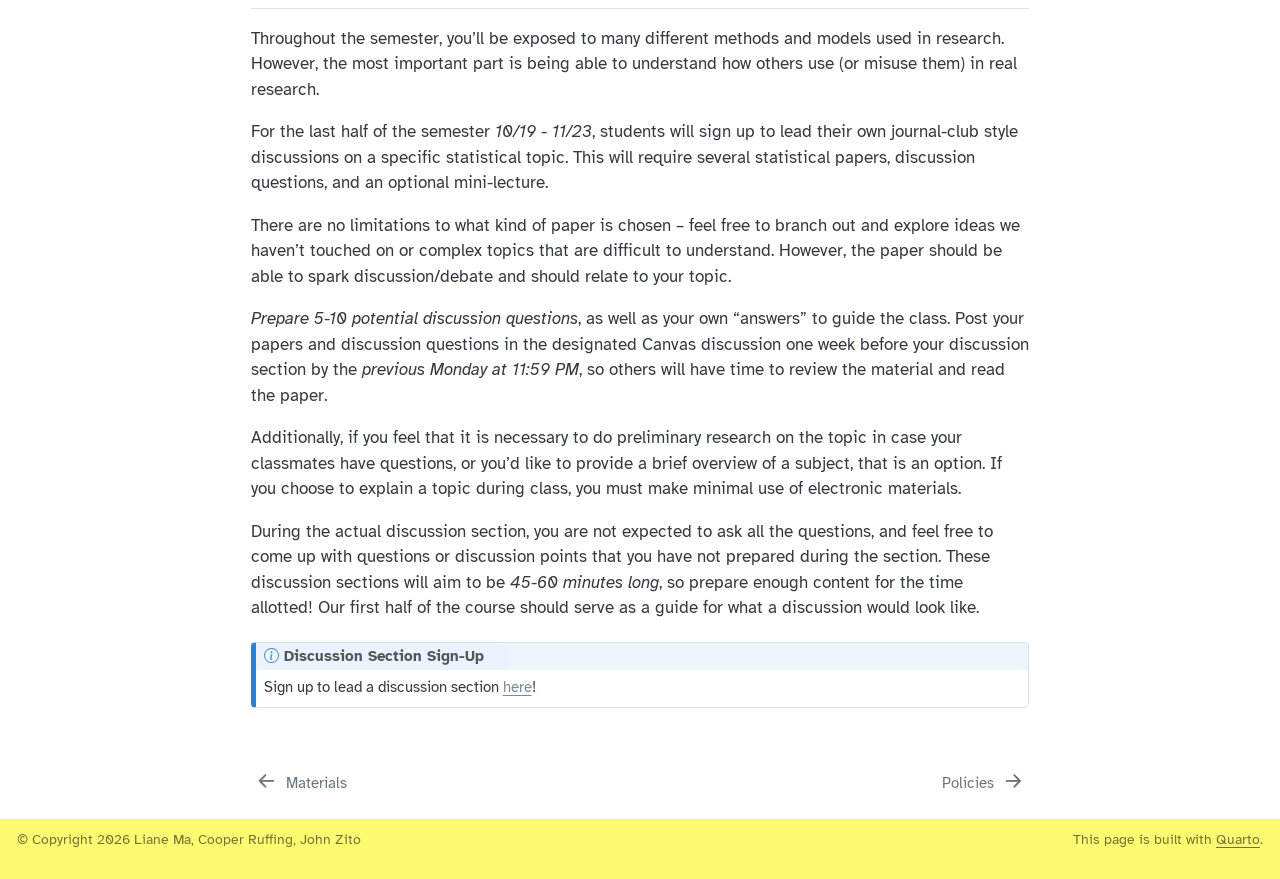
<file: syllabus/syllabus-assignments.html>
<!DOCTYPE html>
<html xmlns="http://www.w3.org/1999/xhtml" lang="en" xml:lang="en"><head>

<meta charset="utf-8">
<meta name="generator" content="quarto-1.9.37">

<meta name="viewport" content="width=device-width, initial-scale=1.0, user-scalable=yes">


<title>Assignments and grading – STA HOUSE Spring 2026</title>
<style>
/* Default styles provided by pandoc.
** See https://pandoc.org/MANUAL.html#variables-for-html for config info.
*/
code{white-space: pre-wrap;}
span.smallcaps{font-variant: small-caps;}
div.columns{display: flex; gap: min(4vw, 1.5em);}
div.column{flex: auto; overflow-x: auto;}
div.hanging-indent{margin-left: 1.5em; text-indent: -1.5em;}
ul.task-list{list-style: none;}
ul.task-list li input[type="checkbox"] {
  width: 0.8em;
  margin: 0 0.8em 0.2em -1em; /* quarto-specific, see https://github.com/quarto-dev/quarto-cli/issues/4556 */ 
  vertical-align: middle;
}
</style>


<script src="../site_libs/quarto-nav/quarto-nav.js"></script>
<script src="../site_libs/clipboard/clipboard.min.js"></script>
<script src="../site_libs/quarto-search/autocomplete.umd.js"></script>
<script src="../site_libs/quarto-search/fuse.min.js"></script>
<script src="../site_libs/quarto-search/quarto-search.js"></script>
<meta name="quarto:offset" content="../">
<link href="../syllabus/syllabus-policies.html" rel="next">
<link href="../syllabus/syllabus-materials.html" rel="prev">
<script src="../site_libs/quarto-html/quarto.js" type="module"></script>
<script src="../site_libs/quarto-html/tabsets/tabsets.js" type="module"></script>
<script src="../site_libs/quarto-html/popper.min.js"></script>
<script src="../site_libs/quarto-html/tippy.umd.min.js"></script>
<script src="../site_libs/quarto-html/anchor.min.js"></script>
<link href="../site_libs/quarto-html/tippy.css" rel="stylesheet">
<link href="../site_libs/quarto-html/quarto-syntax-highlighting-cad2a2f8a56dfe71ee895a68e79c9b9a.css" rel="stylesheet" id="quarto-text-highlighting-styles">
<script src="../site_libs/bootstrap/bootstrap.min.js"></script>
<link href="../site_libs/bootstrap/bootstrap-icons.css" rel="stylesheet">
<link href="../site_libs/bootstrap/bootstrap-bee3f57ef230264cb5270c97f1893b01.min.css" rel="stylesheet" append-hash="true" id="quarto-bootstrap" data-mode="light">
<script id="quarto-search-options" type="application/json">{
  "location": "sidebar",
  "copy-button": false,
  "collapse-after": 3,
  "panel-placement": "start",
  "type": "textbox",
  "limit": 50,
  "keyboard-shortcut": [
    "f",
    "/",
    "s"
  ],
  "show-item-context": false,
  "language": {
    "search-no-results-text": "No results",
    "search-matching-documents-text": "matching documents",
    "search-copy-link-title": "Copy link to search",
    "search-hide-matches-text": "Hide additional matches",
    "search-more-match-text": "more match in this document",
    "search-more-matches-text": "more matches in this document",
    "search-clear-button-title": "Clear",
    "search-text-placeholder": "",
    "search-detached-cancel-button-title": "Cancel",
    "search-submit-button-title": "Submit",
    "search-label": "Search"
  }
}</script>


<meta property="og:title" content="Assignments and grading – STA HOUSE Spring 2026">
<meta property="og:description" content="Homepage for Statistical Methods in Research at Duke University, Fall 2026.">
<meta property="og:site_name" content="STA HOUSE Spring 2026">
</head>

<body class="nav-sidebar docked quarto-light">

<div id="quarto-search-results"></div>
  <header id="quarto-header" class="headroom fixed-top">
  <nav class="quarto-secondary-nav">
    <div class="container-fluid d-flex">
      <button type="button" class="quarto-btn-toggle btn" data-bs-toggle="collapse" role="button" data-bs-target=".quarto-sidebar-collapse-item" aria-controls="quarto-sidebar" aria-expanded="false" aria-label="Toggle sidebar navigation" onclick="if (window.quartoToggleHeadroom) { window.quartoToggleHeadroom(); }">
        <i class="bi bi-layout-text-sidebar-reverse"></i>
      </button>
        <nav class="quarto-page-breadcrumbs" aria-label="breadcrumb"><ol class="breadcrumb"><li class="breadcrumb-item"><a href="../syllabus/syllabus-overview.html">Syllabus</a></li><li class="breadcrumb-item"><a href="../syllabus/syllabus-assignments.html">Assignments and grading</a></li></ol></nav>
        <a class="flex-grow-1" role="navigation" data-bs-toggle="collapse" data-bs-target=".quarto-sidebar-collapse-item" aria-controls="quarto-sidebar" aria-expanded="false" aria-label="Toggle sidebar navigation" onclick="if (window.quartoToggleHeadroom) { window.quartoToggleHeadroom(); }">      
        </a>
      <button type="button" class="btn quarto-search-button" aria-label="Search" onclick="window.quartoOpenSearch();">
        <i class="bi bi-search"></i>
      </button>
    </div>
  </nav>
</header>
<!-- content -->
<div id="quarto-content" class="quarto-container page-columns page-rows-contents page-layout-article">
<!-- sidebar -->
  <nav id="quarto-sidebar" class="sidebar collapse collapse-horizontal quarto-sidebar-collapse-item sidebar-navigation docked overflow-auto">
    <div class="pt-lg-2 mt-2 text-center sidebar-header">
      <a href="../index.html" class="sidebar-logo-link">
      <img src="../img/stahouse_hexagon.png" alt="" class="sidebar-logo light-content py-0 d-lg-inline d-none">
      <img src="../img/stahouse_hexagon.png" alt="" class="sidebar-logo dark-content py-0 d-lg-inline d-none">
      </a>
      <div class="sidebar-tools-main tools-wide">
    <a href="https://cmgr.oit.duke.edu/containers" title="RStudio Containers" class="quarto-navigation-tool px-1" aria-label="RStudio Containers"><i class="bi bi-code-square"></i></a>
    <a href="https://go.canvas.duke.edu/" title="Canvas" class="quarto-navigation-tool px-1" aria-label="Canvas"><i class="bi bi-megaphone"></i></a>
    <a href="https://edstem.org/us/courses/89284/discussion" title="Ed Discussion" class="quarto-navigation-tool px-1" aria-label="Ed Discussion"><i class="bi bi-people"></i></a>
</div>
      </div>
        <div class="mt-2 flex-shrink-0 align-items-center">
        <div class="sidebar-search">
        <div id="quarto-search" class="" title="Search"></div>
        </div>
        </div>
    <div class="sidebar-menu-container"> 
    <ul class="list-unstyled mt-1">
        <li class="sidebar-item sidebar-item-section">
      <div class="sidebar-item-container"> 
            <a class="sidebar-item-text sidebar-link text-start" data-bs-toggle="collapse" data-bs-target="#quarto-sidebar-section-1" role="navigation" aria-expanded="true">
 <span class="menu-text">Syllabus</span></a>
          <a class="sidebar-item-toggle text-start" data-bs-toggle="collapse" data-bs-target="#quarto-sidebar-section-1" role="navigation" aria-expanded="true" aria-label="Toggle section">
            <i class="bi bi-chevron-right ms-2"></i>
          </a> 
      </div>
      <ul id="quarto-sidebar-section-1" class="collapse list-unstyled sidebar-section depth1 show">  
          <li class="sidebar-item">
  <div class="sidebar-item-container"> 
  <a href="../syllabus/syllabus-overview.html" class="sidebar-item-text sidebar-link">
 <span class="menu-text">Overview</span></a>
  </div>
</li>
          <li class="sidebar-item">
  <div class="sidebar-item-container"> 
  <a href="../syllabus/syllabus-team.html" class="sidebar-item-text sidebar-link">
 <span class="menu-text">Teaching team</span></a>
  </div>
</li>
          <li class="sidebar-item">
  <div class="sidebar-item-container"> 
  <a href="../syllabus/syllabus-materials.html" class="sidebar-item-text sidebar-link">
 <span class="menu-text">Materials</span></a>
  </div>
</li>
          <li class="sidebar-item">
  <div class="sidebar-item-container"> 
  <a href="../syllabus/syllabus-assignments.html" class="sidebar-item-text sidebar-link active">
 <span class="menu-text">Assignments and grading</span></a>
  </div>
</li>
          <li class="sidebar-item">
  <div class="sidebar-item-container"> 
  <a href="../syllabus/syllabus-policies.html" class="sidebar-item-text sidebar-link">
 <span class="menu-text">Policies</span></a>
  </div>
</li>
          <li class="sidebar-item">
  <div class="sidebar-item-container"> 
  <a href="../syllabus/syllabus-resources.html" class="sidebar-item-text sidebar-link">
 <span class="menu-text">University resources</span></a>
  </div>
</li>
          <li class="sidebar-item">
  <div class="sidebar-item-container"> 
  <a href="../index.html" class="sidebar-item-text sidebar-link">
 <span class="menu-text">Schedule</span></a>
  </div>
</li>
      </ul>
  </li>
        <li class="sidebar-item sidebar-item-section">
      <div class="sidebar-item-container"> 
            <a class="sidebar-item-text sidebar-link text-start collapsed" data-bs-toggle="collapse" data-bs-target="#quarto-sidebar-section-2" role="navigation" aria-expanded="false">
 <span class="menu-text">Lectures</span></a>
          <a class="sidebar-item-toggle text-start collapsed" data-bs-toggle="collapse" data-bs-target="#quarto-sidebar-section-2" role="navigation" aria-expanded="false" aria-label="Toggle section">
            <i class="bi bi-chevron-right ms-2"></i>
          </a> 
      </div>
      <ul id="quarto-sidebar-section-2" class="collapse list-unstyled sidebar-section depth1 ">  
          <li class="sidebar-item">
  <div class="sidebar-item-container"> 
  <a href="../lectures/lectures-lecture1.html" class="sidebar-item-text sidebar-link">
 <span class="menu-text">Lecture 1</span></a>
  </div>
</li>
          <li class="sidebar-item">
  <div class="sidebar-item-container"> 
  <a href="../lectures/lectures-lecture2.html" class="sidebar-item-text sidebar-link">
 <span class="menu-text">Lecture 2</span></a>
  </div>
</li>
          <li class="sidebar-item">
  <div class="sidebar-item-container"> 
  <a href="../lectures/lectures-lecture3.html" class="sidebar-item-text sidebar-link">
 <span class="menu-text">Lecture 3</span></a>
  </div>
</li>
          <li class="sidebar-item">
  <div class="sidebar-item-container"> 
  <a href="../lectures/lectures-lecture4.html" class="sidebar-item-text sidebar-link">
 <span class="menu-text">Lecture 4</span></a>
  </div>
</li>
          <li class="sidebar-item">
  <div class="sidebar-item-container"> 
  <a href="../lectures/lectures-lecture5.html" class="sidebar-item-text sidebar-link">
 <span class="menu-text">Lecture 5</span></a>
  </div>
</li>
      </ul>
  </li>
    </ul>
    </div>
</nav>
<div id="quarto-sidebar-glass" class="quarto-sidebar-collapse-item" data-bs-toggle="collapse" data-bs-target=".quarto-sidebar-collapse-item"></div>
<!-- margin-sidebar -->
    <div id="quarto-margin-sidebar" class="sidebar margin-sidebar">
        <nav id="TOC" role="doc-toc" class="toc-active">
    <h2 id="toc-title">On this page</h2>
   
  <ul>
  <li><a href="#participation-30" id="toc-participation-30" class="nav-link active" data-scroll-target="#participation-30">Participation (30%)</a></li>
  <li><a href="#midterm-paper-25-referee-report" id="toc-midterm-paper-25-referee-report" class="nav-link" data-scroll-target="#midterm-paper-25-referee-report">Midterm Paper (25%) – Referee Report</a></li>
  <li><a href="#student-led-discussions-45" id="toc-student-led-discussions-45" class="nav-link" data-scroll-target="#student-led-discussions-45">Student-Led Discussions (45%)</a></li>
  </ul>
</nav>
    </div>
<!-- main -->
<main class="content" id="quarto-document-content">

<header id="title-block-header" class="quarto-title-block default"><nav class="quarto-page-breadcrumbs quarto-title-breadcrumbs d-none d-lg-block" aria-label="breadcrumb"><ol class="breadcrumb"><li class="breadcrumb-item"><a href="../syllabus/syllabus-overview.html">Syllabus</a></li><li class="breadcrumb-item"><a href="../syllabus/syllabus-assignments.html">Assignments and grading</a></li></ol></nav>
<div class="quarto-title">
<h1 class="title">Assignments and grading</h1>
</div>



<div class="quarto-title-meta">

    
  
    
  </div>
  


</header>


<p>Your final course grade will be calculated as follows:</p>
<div class="center-table">
<table class="caption-top table">
<thead>
<tr class="header">
<th>Category</th>
<th>Percentage</th>
</tr>
</thead>
<tbody>
<tr class="odd">
<td>Participation</td>
<td>30%</td>
</tr>
<tr class="even">
<td>Midterm Paper</td>
<td>25%</td>
</tr>
<tr class="odd">
<td>Student-Led Discussion</td>
<td>45%</td>
</tr>
</tbody>
</table>
</div>
<p>This course is a Satisfactory/Unsatisfactory course. An honest attempt at all assignments will result in a passing grade. Additionally, attendance in at least 12 out of 14 classes is required, as per Duke University House Courses.</p>
<div class="center-table">
<table class="caption-top table">
<thead>
<tr class="header">
<th>Letter Grade</th>
<th>Final Course Grade</th>
</tr>
</thead>
<tbody>
<tr class="odd">
<td>S</td>
<td>&gt;= 60</td>
</tr>
<tr class="even">
<td>U</td>
<td>&lt; 60</td>
</tr>
</tbody>
</table>
</div>
<div class="callout callout-style-default callout-warning callout-titled">
<div class="callout-header d-flex align-content-center">
<div class="callout-icon-container">
<i class="callout-icon"></i>
</div>
<div class="callout-title-container flex-fill">
Warning
</div>
</div>
<div class="callout-body-container callout-body">
<p>We don’t expect to give out any U’s. Please work with us as much as possible/necessary!</p>
</div>
</div>
<section id="participation-30" class="level2">
<h2 class="anchored" data-anchor-id="participation-30">Participation (30%)</h2>
<p>Each class will involve discussion of several papers that have been selected for relevance/interest. Regular involvement in these discussions will result in a full score. If you need an exact number, try to speak out at least once each discussion. We want to hear your voice and about your interests!</p>
<div class="callout callout-style-default callout-note callout-titled">
<div class="callout-header d-flex align-content-center">
<div class="callout-icon-container">
<i class="callout-icon"></i>
</div>
<div class="callout-title-container flex-fill">
<span class="screen-reader-only">Note</span>For clarification
</div>
</div>
<div class="callout-body-container callout-body">
<p>This doesn’t mean that if you don’t speak every class you will get a 0. Non-zero variance is expected! (If you don’t know what that means, hopefully you’ll learn during this course.)</p>
</div>
</div>
</section>
<section id="midterm-paper-25-referee-report" class="level2">
<h2 class="anchored" data-anchor-id="midterm-paper-25-referee-report">Midterm Paper (25%) – Referee Report</h2>
<p>At this point in the semester, we’ve reviewed many fundamental concepts and models in statistics. Although we still have more to cover, it’s important to reflect on and analyze some statistics on your own, and a write-up will help us accomplish this.</p>
<p><em>Paper</em>: <a href="https://link.springer.com/article/10.1007/s11357-024-01307-9">Sport and longevity: an observational study of international athletes</a></p>
<p><em>Prompt:</em> Write a referee report evaluating a paper’s use of statistics, as if you were a peer reviewer assessing it for a journal. You may either use the above paper, or choose a different peer-reviewed scientific paper that we have not seen in class and that you are not leading your discussion on.</p>
<div class="callout callout-style-default callout-note callout-titled">
<div class="callout-header d-flex align-content-center">
<div class="callout-icon-container">
<i class="callout-icon"></i>
</div>
<div class="callout-title-container flex-fill">
<span class="screen-reader-only">Note</span>How to Write a Referee Report
</div>
</div>
<div class="callout-body-container callout-body">
<p>We recommend following this structure: <a href="https://www.apassalacqua.net/teaching-material/guidelines-on-how-to-write-a-referee-report/">Harvard/Passalacqua guidelines for how to write a referee report</a></p>
<p>(Disregard the page count recommendations though!)</p>
</div>
</div>
<p>Requirements:</p>
<ul>
<li><p>650 word minimum.</p></li>
<li><p>MLA formatted citations.</p></li>
<li><p>Due beginning of class Week 8 <em>7:00PM Monday 10/19</em></p></li>
</ul>
</section>
<section id="student-led-discussions-45" class="level2">
<h2 class="anchored" data-anchor-id="student-led-discussions-45">Student-Led Discussions (45%)</h2>
<p>Throughout the semester, you’ll be exposed to many different methods and models used in research. However, the most important part is being able to understand how others use (or misuse them) in real research.</p>
<p>For the last half of the semester <em>10/19 - 11/23</em>, students will sign up to lead their own journal-club style discussions on a specific statistical topic. This will require several statistical papers, discussion questions, and an optional mini-lecture.</p>
<p>There are no limitations to what kind of paper is chosen – feel free to branch out and explore ideas we haven’t touched on or complex topics that are difficult to understand. However, the paper should be able to spark discussion/debate and should relate to your topic.</p>
<p><em>Prepare 5-10 potential discussion questions</em>, as well as your own “answers” to guide the class. Post your papers and discussion questions in the designated Canvas discussion one week before your discussion section by the <em>previous Monday at 11:59 PM</em>, so others will have time to review the material and read the paper.</p>
<p>Additionally, if you feel that it is necessary to do preliminary research on the topic in case your classmates have questions, or you’d like to provide a brief overview of a subject, that is an option. If you choose to explain a topic during class, you must make minimal use of electronic materials.</p>
<p>During the actual discussion section, you are not expected to ask all the questions, and feel free to come up with questions or discussion points that you have not prepared during the section. These discussion sections will aim to be <em>45-60 minutes long</em>, so prepare enough content for the time allotted! Our first half of the course should serve as a guide for what a discussion would look like.</p>
<div class="callout callout-style-default callout-note callout-titled">
<div class="callout-header d-flex align-content-center">
<div class="callout-icon-container">
<i class="callout-icon"></i>
</div>
<div class="callout-title-container flex-fill">
<span class="screen-reader-only">Note</span>Discussion Section Sign-Up
</div>
</div>
<div class="callout-body-container callout-body">
<p>Sign up to lead a discussion section <a href="&quot;https://docs.google.com/document/d/15E3fy6B_9gWY3mt9UxZHZESQ0JgNs_toBIIgD_6ZmTU/edit?usp=sharing&quot;">here</a>!</p>
</div>
</div>


</section>

</main> <!-- /main -->
<script id="quarto-html-after-body" type="application/javascript">
  window.document.addEventListener("DOMContentLoaded", function (event) {
    const icon = "";
    const anchorJS = new window.AnchorJS();
    anchorJS.options = {
      placement: 'right',
      icon: icon
    };
    anchorJS.add('.anchored');
    const isCodeAnnotation = (el) => {
      for (const clz of el.classList) {
        if (clz.startsWith('code-annotation-')) {                     
          return true;
        }
      }
      return false;
    }
    const onCopySuccess = function(e) {
      // button target
      const button = e.trigger;
      // don't keep focus
      button.blur();
      // flash "checked"
      button.classList.add('code-copy-button-checked');
      var currentTitle = button.getAttribute("title");
      button.setAttribute("title", "Copied!");
      let tooltip;
      if (window.bootstrap) {
        button.setAttribute("data-bs-toggle", "tooltip");
        button.setAttribute("data-bs-placement", "left");
        button.setAttribute("data-bs-title", "Copied!");
        tooltip = new bootstrap.Tooltip(button, 
          { trigger: "manual", 
            customClass: "code-copy-button-tooltip",
            offset: [0, -8]});
        tooltip.show();    
      }
      setTimeout(function() {
        if (tooltip) {
          tooltip.hide();
          button.removeAttribute("data-bs-title");
          button.removeAttribute("data-bs-toggle");
          button.removeAttribute("data-bs-placement");
        }
        button.setAttribute("title", currentTitle);
        button.classList.remove('code-copy-button-checked');
      }, 1000);
      // clear code selection
      e.clearSelection();
    }
    const getTextToCopy = function(trigger) {
      const outerScaffold = trigger.parentElement.cloneNode(true);
      const codeEl = outerScaffold.querySelector('code');
      for (const childEl of codeEl.children) {
        if (isCodeAnnotation(childEl)) {
          childEl.remove();
        }
      }
      return codeEl.innerText;
    }
    const clipboard = new window.ClipboardJS('.code-copy-button:not([data-in-quarto-modal])', {
      text: getTextToCopy
    });
    clipboard.on('success', onCopySuccess);
    if (window.document.getElementById('quarto-embedded-source-code-modal')) {
      const clipboardModal = new window.ClipboardJS('.code-copy-button[data-in-quarto-modal]', {
        text: getTextToCopy,
        container: window.document.getElementById('quarto-embedded-source-code-modal')
      });
      clipboardModal.on('success', onCopySuccess);
    }
      var localhostRegex = new RegExp(/^(?:http|https):\/\/localhost\:?[0-9]*\//);
      var mailtoRegex = new RegExp(/^mailto:/);
        var filterRegex = new RegExp("https:\/\/sta-house-s26\.github\.io\/sta-house-f26\.github\.io\/");
      var isInternal = (href) => {
          return filterRegex.test(href) || localhostRegex.test(href) || mailtoRegex.test(href);
      }
      // Inspect non-navigation links and adorn them if external
     var links = window.document.querySelectorAll('a[href]:not(.nav-link):not(.navbar-brand):not(.toc-action):not(.sidebar-link):not(.sidebar-item-toggle):not(.pagination-link):not(.no-external):not([aria-hidden]):not(.dropdown-item):not(.quarto-navigation-tool):not(.about-link)');
      for (var i=0; i<links.length; i++) {
        const link = links[i];
        if (!isInternal(link.href)) {
          // undo the damage that might have been done by quarto-nav.js in the case of
          // links that we want to consider external
          if (link.dataset.originalHref !== undefined) {
            link.href = link.dataset.originalHref;
          }
        }
      }
    function tippyHover(el, contentFn, onTriggerFn, onUntriggerFn) {
      const config = {
        allowHTML: true,
        maxWidth: 500,
        delay: 100,
        arrow: false,
        appendTo: function(el) {
            return el.parentElement;
        },
        interactive: true,
        interactiveBorder: 10,
        theme: 'quarto',
        placement: 'bottom-start',
      };
      if (contentFn) {
        config.content = contentFn;
      }
      if (onTriggerFn) {
        config.onTrigger = onTriggerFn;
      }
      if (onUntriggerFn) {
        config.onUntrigger = onUntriggerFn;
      }
      window.tippy(el, config); 
    }
    const noterefs = window.document.querySelectorAll('a[role="doc-noteref"]');
    for (var i=0; i<noterefs.length; i++) {
      const ref = noterefs[i];
      tippyHover(ref, function() {
        // use id or data attribute instead here
        let href = ref.getAttribute('data-footnote-href') || ref.getAttribute('href');
        try { href = new URL(href).hash; } catch {}
        const id = href.replace(/^#\/?/, "");
        const note = window.document.getElementById(id);
        if (note) {
          return note.innerHTML;
        } else {
          return "";
        }
      });
    }
    const xrefs = window.document.querySelectorAll('a.quarto-xref');
    const processXRef = (id, note) => {
      // Strip column container classes
      const stripColumnClz = (el) => {
        el.classList.remove("page-full", "page-columns");
        if (el.children) {
          for (const child of el.children) {
            stripColumnClz(child);
          }
        }
      }
      stripColumnClz(note)
      if (id === null || id.startsWith('sec-')) {
        // Special case sections, only their first couple elements
        const container = document.createElement("div");
        if (note.children && note.children.length > 2) {
          container.appendChild(note.children[0].cloneNode(true));
          for (let i = 1; i < note.children.length; i++) {
            const child = note.children[i];
            if (child.tagName === "P" && child.innerText === "") {
              continue;
            } else {
              container.appendChild(child.cloneNode(true));
              break;
            }
          }
          if (window.Quarto?.typesetMath) {
            window.Quarto.typesetMath(container);
          }
          return container.innerHTML
        } else {
          if (window.Quarto?.typesetMath) {
            window.Quarto.typesetMath(note);
          }
          return note.innerHTML;
        }
      } else {
        // Remove any anchor links if they are present
        const anchorLink = note.querySelector('a.anchorjs-link');
        if (anchorLink) {
          anchorLink.remove();
        }
        if (window.Quarto?.typesetMath) {
          window.Quarto.typesetMath(note);
        }
        if (note.classList.contains("callout")) {
          return note.outerHTML;
        } else {
          return note.innerHTML;
        }
      }
    }
    for (var i=0; i<xrefs.length; i++) {
      const xref = xrefs[i];
      tippyHover(xref, undefined, function(instance) {
        instance.disable();
        let url = xref.getAttribute('href');
        let hash = undefined; 
        if (url.startsWith('#')) {
          hash = url;
        } else {
          try { hash = new URL(url).hash; } catch {}
        }
        if (hash) {
          const id = hash.replace(/^#\/?/, "");
          const note = window.document.getElementById(id);
          if (note !== null) {
            try {
              const html = processXRef(id, note.cloneNode(true));
              instance.setContent(html);
            } finally {
              instance.enable();
              instance.show();
            }
          } else {
            // See if we can fetch this
            fetch(url.split('#')[0])
            .then(res => res.text())
            .then(html => {
              const parser = new DOMParser();
              const htmlDoc = parser.parseFromString(html, "text/html");
              const note = htmlDoc.getElementById(id);
              if (note !== null) {
                const html = processXRef(id, note);
                instance.setContent(html);
              } 
            }).finally(() => {
              instance.enable();
              instance.show();
            });
          }
        } else {
          // See if we can fetch a full url (with no hash to target)
          // This is a special case and we should probably do some content thinning / targeting
          fetch(url)
          .then(res => res.text())
          .then(html => {
            const parser = new DOMParser();
            const htmlDoc = parser.parseFromString(html, "text/html");
            const note = htmlDoc.querySelector('main.content');
            if (note !== null) {
              // This should only happen for chapter cross references
              // (since there is no id in the URL)
              // remove the first header
              if (note.children.length > 0 && note.children[0].tagName === "HEADER") {
                note.children[0].remove();
              }
              const html = processXRef(null, note);
              instance.setContent(html);
            } 
          }).finally(() => {
            instance.enable();
            instance.show();
          });
        }
      }, function(instance) {
      });
    }
        let selectedAnnoteEl;
        const selectorForAnnotation = ( cell, annotation) => {
          let cellAttr = 'data-code-cell="' + cell + '"';
          let lineAttr = 'data-code-annotation="' +  annotation + '"';
          const selector = 'span[' + cellAttr + '][' + lineAttr + ']';
          return selector;
        }
        const selectCodeLines = (annoteEl) => {
          const doc = window.document;
          const targetCell = annoteEl.getAttribute("data-target-cell");
          const targetAnnotation = annoteEl.getAttribute("data-target-annotation");
          const annoteSpan = window.document.querySelector(selectorForAnnotation(targetCell, targetAnnotation));
          const lines = annoteSpan.getAttribute("data-code-lines").split(",");
          const lineIds = lines.map((line) => {
            return targetCell + "-" + line;
          })
          let top = null;
          let height = null;
          let parent = null;
          if (lineIds.length > 0) {
              //compute the position of the single el (top and bottom and make a div)
              const el = window.document.getElementById(lineIds[0]);
              top = el.offsetTop;
              height = el.offsetHeight;
              parent = el.parentElement.parentElement;
            if (lineIds.length > 1) {
              const lastEl = window.document.getElementById(lineIds[lineIds.length - 1]);
              const bottom = lastEl.offsetTop + lastEl.offsetHeight;
              height = bottom - top;
            }
            if (top !== null && height !== null && parent !== null) {
              // cook up a div (if necessary) and position it 
              let div = window.document.getElementById("code-annotation-line-highlight");
              if (div === null) {
                div = window.document.createElement("div");
                div.setAttribute("id", "code-annotation-line-highlight");
                div.style.position = 'absolute';
                parent.appendChild(div);
              }
              div.style.top = top - 2 + "px";
              div.style.height = height + 4 + "px";
              div.style.left = 0;
              let gutterDiv = window.document.getElementById("code-annotation-line-highlight-gutter");
              if (gutterDiv === null) {
                gutterDiv = window.document.createElement("div");
                gutterDiv.setAttribute("id", "code-annotation-line-highlight-gutter");
                gutterDiv.style.position = 'absolute';
                const codeCell = window.document.getElementById(targetCell);
                const gutter = codeCell.querySelector('.code-annotation-gutter');
                gutter.appendChild(gutterDiv);
              }
              gutterDiv.style.top = top - 2 + "px";
              gutterDiv.style.height = height + 4 + "px";
            }
            selectedAnnoteEl = annoteEl;
          }
        };
        const unselectCodeLines = () => {
          const elementsIds = ["code-annotation-line-highlight", "code-annotation-line-highlight-gutter"];
          elementsIds.forEach((elId) => {
            const div = window.document.getElementById(elId);
            if (div) {
              div.remove();
            }
          });
          selectedAnnoteEl = undefined;
        };
          // Handle positioning of the toggle
      window.addEventListener(
        "resize",
        throttle(() => {
          elRect = undefined;
          if (selectedAnnoteEl) {
            selectCodeLines(selectedAnnoteEl);
          }
        }, 10)
      );
      function throttle(fn, ms) {
      let throttle = false;
      let timer;
        return (...args) => {
          if(!throttle) { // first call gets through
              fn.apply(this, args);
              throttle = true;
          } else { // all the others get throttled
              if(timer) clearTimeout(timer); // cancel #2
              timer = setTimeout(() => {
                fn.apply(this, args);
                timer = throttle = false;
              }, ms);
          }
        };
      }
        // Attach click handler to the DT
        const annoteDls = window.document.querySelectorAll('dt[data-target-cell]');
        for (const annoteDlNode of annoteDls) {
          annoteDlNode.addEventListener('click', (event) => {
            const clickedEl = event.target;
            if (clickedEl !== selectedAnnoteEl) {
              unselectCodeLines();
              const activeEl = window.document.querySelector('dt[data-target-cell].code-annotation-active');
              if (activeEl) {
                activeEl.classList.remove('code-annotation-active');
              }
              selectCodeLines(clickedEl);
              clickedEl.classList.add('code-annotation-active');
            } else {
              // Unselect the line
              unselectCodeLines();
              clickedEl.classList.remove('code-annotation-active');
            }
          });
        }
    const findCites = (el) => {
      const parentEl = el.parentElement;
      if (parentEl) {
        const cites = parentEl.dataset.cites;
        if (cites) {
          return {
            el,
            cites: cites.split(' ')
          };
        } else {
          return findCites(el.parentElement)
        }
      } else {
        return undefined;
      }
    };
    var bibliorefs = window.document.querySelectorAll('a[role="doc-biblioref"]');
    for (var i=0; i<bibliorefs.length; i++) {
      const ref = bibliorefs[i];
      const citeInfo = findCites(ref);
      if (citeInfo) {
        tippyHover(citeInfo.el, function() {
          var popup = window.document.createElement('div');
          citeInfo.cites.forEach(function(cite) {
            var citeDiv = window.document.createElement('div');
            citeDiv.classList.add('hanging-indent');
            citeDiv.classList.add('csl-entry');
            var biblioDiv = window.document.getElementById('ref-' + cite);
            if (biblioDiv) {
              citeDiv.innerHTML = biblioDiv.innerHTML;
            }
            popup.appendChild(citeDiv);
          });
          return popup.innerHTML;
        });
      }
    }
  });
  </script>
<nav class="page-navigation">
  <div class="nav-page nav-page-previous">
      <a href="../syllabus/syllabus-materials.html" class="pagination-link" aria-label="Materials">
        <i class="bi bi-arrow-left-short"></i> <span class="nav-page-text">Materials</span>
      </a>          
  </div>
  <div class="nav-page nav-page-next">
      <a href="../syllabus/syllabus-policies.html" class="pagination-link" aria-label="Policies">
        <span class="nav-page-text">Policies</span> <i class="bi bi-arrow-right-short"></i>
      </a>
  </div>
</nav>
</div> <!-- /content -->
<footer class="footer">
  <div class="nav-footer">
    <div class="nav-footer-left">
<p>© Copyright 2026 Liane Ma, Cooper Ruffing, John Zito</p>
</div>   
    <div class="nav-footer-center">
      &nbsp;
    </div>
    <div class="nav-footer-right">
<p>This page is built with <a href="https://quarto.org/">Quarto</a>.</p>
</div>
  </div>
</footer>




</body></html>
</file>
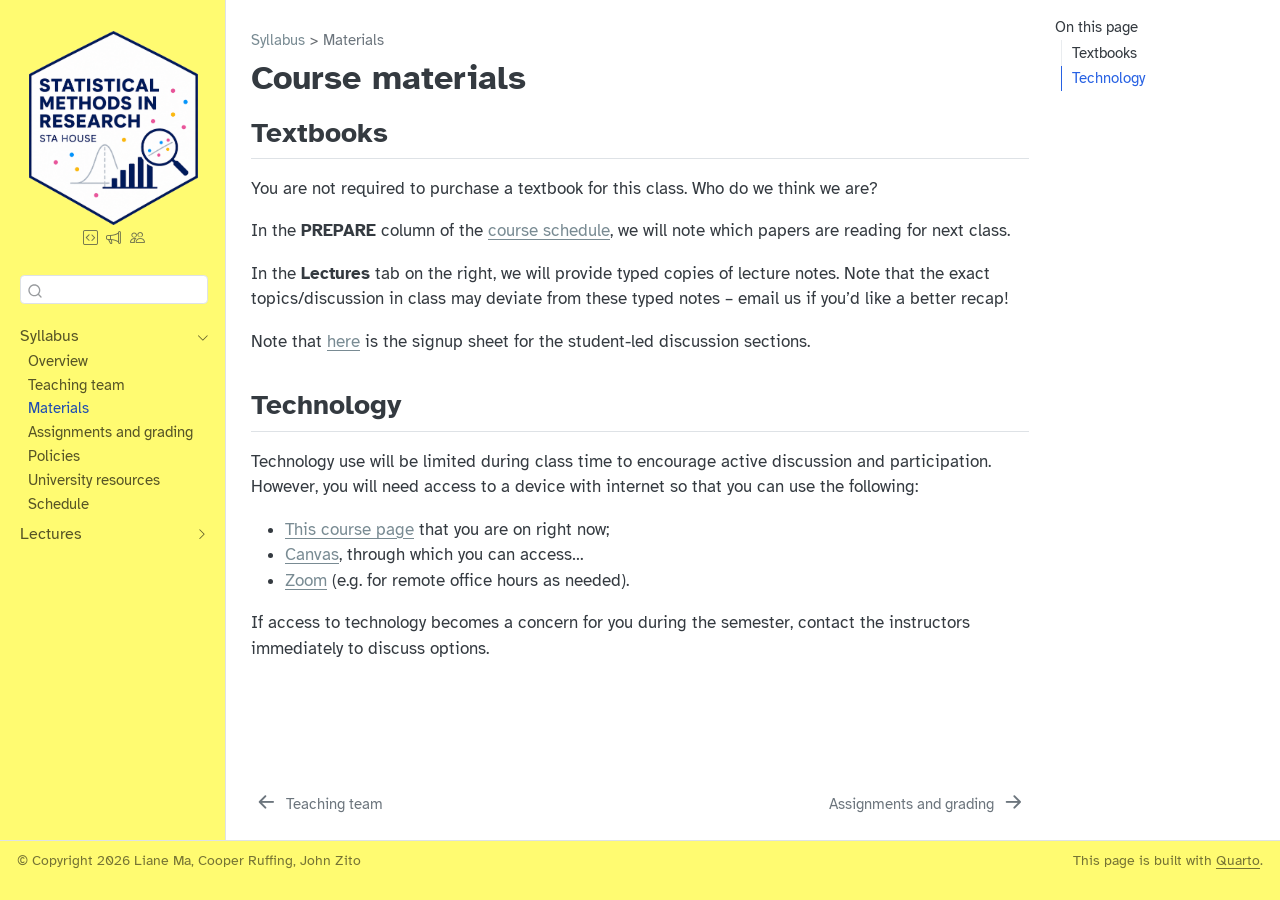
<file: syllabus/syllabus-materials.html>
<!DOCTYPE html>
<html xmlns="http://www.w3.org/1999/xhtml" lang="en" xml:lang="en"><head>

<meta charset="utf-8">
<meta name="generator" content="quarto-1.9.37">

<meta name="viewport" content="width=device-width, initial-scale=1.0, user-scalable=yes">


<title>Course materials – STA HOUSE Spring 2026</title>
<style>
/* Default styles provided by pandoc.
** See https://pandoc.org/MANUAL.html#variables-for-html for config info.
*/
code{white-space: pre-wrap;}
span.smallcaps{font-variant: small-caps;}
div.columns{display: flex; gap: min(4vw, 1.5em);}
div.column{flex: auto; overflow-x: auto;}
div.hanging-indent{margin-left: 1.5em; text-indent: -1.5em;}
ul.task-list{list-style: none;}
ul.task-list li input[type="checkbox"] {
  width: 0.8em;
  margin: 0 0.8em 0.2em -1em; /* quarto-specific, see https://github.com/quarto-dev/quarto-cli/issues/4556 */ 
  vertical-align: middle;
}
</style>


<script src="../site_libs/quarto-nav/quarto-nav.js"></script>
<script src="../site_libs/clipboard/clipboard.min.js"></script>
<script src="../site_libs/quarto-search/autocomplete.umd.js"></script>
<script src="../site_libs/quarto-search/fuse.min.js"></script>
<script src="../site_libs/quarto-search/quarto-search.js"></script>
<meta name="quarto:offset" content="../">
<link href="../syllabus/syllabus-assignments.html" rel="next">
<link href="../syllabus/syllabus-team.html" rel="prev">
<script src="../site_libs/quarto-html/quarto.js" type="module"></script>
<script src="../site_libs/quarto-html/tabsets/tabsets.js" type="module"></script>
<script src="../site_libs/quarto-html/popper.min.js"></script>
<script src="../site_libs/quarto-html/tippy.umd.min.js"></script>
<script src="../site_libs/quarto-html/anchor.min.js"></script>
<link href="../site_libs/quarto-html/tippy.css" rel="stylesheet">
<link href="../site_libs/quarto-html/quarto-syntax-highlighting-cad2a2f8a56dfe71ee895a68e79c9b9a.css" rel="stylesheet" id="quarto-text-highlighting-styles">
<script src="../site_libs/bootstrap/bootstrap.min.js"></script>
<link href="../site_libs/bootstrap/bootstrap-icons.css" rel="stylesheet">
<link href="../site_libs/bootstrap/bootstrap-bee3f57ef230264cb5270c97f1893b01.min.css" rel="stylesheet" append-hash="true" id="quarto-bootstrap" data-mode="light">
<script id="quarto-search-options" type="application/json">{
  "location": "sidebar",
  "copy-button": false,
  "collapse-after": 3,
  "panel-placement": "start",
  "type": "textbox",
  "limit": 50,
  "keyboard-shortcut": [
    "f",
    "/",
    "s"
  ],
  "show-item-context": false,
  "language": {
    "search-no-results-text": "No results",
    "search-matching-documents-text": "matching documents",
    "search-copy-link-title": "Copy link to search",
    "search-hide-matches-text": "Hide additional matches",
    "search-more-match-text": "more match in this document",
    "search-more-matches-text": "more matches in this document",
    "search-clear-button-title": "Clear",
    "search-text-placeholder": "",
    "search-detached-cancel-button-title": "Cancel",
    "search-submit-button-title": "Submit",
    "search-label": "Search"
  }
}</script>


<meta property="og:title" content="Course materials – STA HOUSE Spring 2026">
<meta property="og:description" content="Homepage for Statistical Methods in Research at Duke University, Fall 2026.">
<meta property="og:site_name" content="STA HOUSE Spring 2026">
</head>

<body class="nav-sidebar docked quarto-light">

<div id="quarto-search-results"></div>
  <header id="quarto-header" class="headroom fixed-top">
  <nav class="quarto-secondary-nav">
    <div class="container-fluid d-flex">
      <button type="button" class="quarto-btn-toggle btn" data-bs-toggle="collapse" role="button" data-bs-target=".quarto-sidebar-collapse-item" aria-controls="quarto-sidebar" aria-expanded="false" aria-label="Toggle sidebar navigation" onclick="if (window.quartoToggleHeadroom) { window.quartoToggleHeadroom(); }">
        <i class="bi bi-layout-text-sidebar-reverse"></i>
      </button>
        <nav class="quarto-page-breadcrumbs" aria-label="breadcrumb"><ol class="breadcrumb"><li class="breadcrumb-item"><a href="../syllabus/syllabus-overview.html">Syllabus</a></li><li class="breadcrumb-item"><a href="../syllabus/syllabus-materials.html">Materials</a></li></ol></nav>
        <a class="flex-grow-1" role="navigation" data-bs-toggle="collapse" data-bs-target=".quarto-sidebar-collapse-item" aria-controls="quarto-sidebar" aria-expanded="false" aria-label="Toggle sidebar navigation" onclick="if (window.quartoToggleHeadroom) { window.quartoToggleHeadroom(); }">      
        </a>
      <button type="button" class="btn quarto-search-button" aria-label="Search" onclick="window.quartoOpenSearch();">
        <i class="bi bi-search"></i>
      </button>
    </div>
  </nav>
</header>
<!-- content -->
<div id="quarto-content" class="quarto-container page-columns page-rows-contents page-layout-article">
<!-- sidebar -->
  <nav id="quarto-sidebar" class="sidebar collapse collapse-horizontal quarto-sidebar-collapse-item sidebar-navigation docked overflow-auto">
    <div class="pt-lg-2 mt-2 text-center sidebar-header">
      <a href="../index.html" class="sidebar-logo-link">
      <img src="../img/stahouse_hexagon.png" alt="" class="sidebar-logo light-content py-0 d-lg-inline d-none">
      <img src="../img/stahouse_hexagon.png" alt="" class="sidebar-logo dark-content py-0 d-lg-inline d-none">
      </a>
      <div class="sidebar-tools-main tools-wide">
    <a href="https://cmgr.oit.duke.edu/containers" title="RStudio Containers" class="quarto-navigation-tool px-1" aria-label="RStudio Containers"><i class="bi bi-code-square"></i></a>
    <a href="https://go.canvas.duke.edu/" title="Canvas" class="quarto-navigation-tool px-1" aria-label="Canvas"><i class="bi bi-megaphone"></i></a>
    <a href="https://edstem.org/us/courses/89284/discussion" title="Ed Discussion" class="quarto-navigation-tool px-1" aria-label="Ed Discussion"><i class="bi bi-people"></i></a>
</div>
      </div>
        <div class="mt-2 flex-shrink-0 align-items-center">
        <div class="sidebar-search">
        <div id="quarto-search" class="" title="Search"></div>
        </div>
        </div>
    <div class="sidebar-menu-container"> 
    <ul class="list-unstyled mt-1">
        <li class="sidebar-item sidebar-item-section">
      <div class="sidebar-item-container"> 
            <a class="sidebar-item-text sidebar-link text-start" data-bs-toggle="collapse" data-bs-target="#quarto-sidebar-section-1" role="navigation" aria-expanded="true">
 <span class="menu-text">Syllabus</span></a>
          <a class="sidebar-item-toggle text-start" data-bs-toggle="collapse" data-bs-target="#quarto-sidebar-section-1" role="navigation" aria-expanded="true" aria-label="Toggle section">
            <i class="bi bi-chevron-right ms-2"></i>
          </a> 
      </div>
      <ul id="quarto-sidebar-section-1" class="collapse list-unstyled sidebar-section depth1 show">  
          <li class="sidebar-item">
  <div class="sidebar-item-container"> 
  <a href="../syllabus/syllabus-overview.html" class="sidebar-item-text sidebar-link">
 <span class="menu-text">Overview</span></a>
  </div>
</li>
          <li class="sidebar-item">
  <div class="sidebar-item-container"> 
  <a href="../syllabus/syllabus-team.html" class="sidebar-item-text sidebar-link">
 <span class="menu-text">Teaching team</span></a>
  </div>
</li>
          <li class="sidebar-item">
  <div class="sidebar-item-container"> 
  <a href="../syllabus/syllabus-materials.html" class="sidebar-item-text sidebar-link active">
 <span class="menu-text">Materials</span></a>
  </div>
</li>
          <li class="sidebar-item">
  <div class="sidebar-item-container"> 
  <a href="../syllabus/syllabus-assignments.html" class="sidebar-item-text sidebar-link">
 <span class="menu-text">Assignments and grading</span></a>
  </div>
</li>
          <li class="sidebar-item">
  <div class="sidebar-item-container"> 
  <a href="../syllabus/syllabus-policies.html" class="sidebar-item-text sidebar-link">
 <span class="menu-text">Policies</span></a>
  </div>
</li>
          <li class="sidebar-item">
  <div class="sidebar-item-container"> 
  <a href="../syllabus/syllabus-resources.html" class="sidebar-item-text sidebar-link">
 <span class="menu-text">University resources</span></a>
  </div>
</li>
          <li class="sidebar-item">
  <div class="sidebar-item-container"> 
  <a href="../index.html" class="sidebar-item-text sidebar-link">
 <span class="menu-text">Schedule</span></a>
  </div>
</li>
      </ul>
  </li>
        <li class="sidebar-item sidebar-item-section">
      <div class="sidebar-item-container"> 
            <a class="sidebar-item-text sidebar-link text-start collapsed" data-bs-toggle="collapse" data-bs-target="#quarto-sidebar-section-2" role="navigation" aria-expanded="false">
 <span class="menu-text">Lectures</span></a>
          <a class="sidebar-item-toggle text-start collapsed" data-bs-toggle="collapse" data-bs-target="#quarto-sidebar-section-2" role="navigation" aria-expanded="false" aria-label="Toggle section">
            <i class="bi bi-chevron-right ms-2"></i>
          </a> 
      </div>
      <ul id="quarto-sidebar-section-2" class="collapse list-unstyled sidebar-section depth1 ">  
          <li class="sidebar-item">
  <div class="sidebar-item-container"> 
  <a href="../lectures/lectures-lecture1.html" class="sidebar-item-text sidebar-link">
 <span class="menu-text">Lecture 1</span></a>
  </div>
</li>
          <li class="sidebar-item">
  <div class="sidebar-item-container"> 
  <a href="../lectures/lectures-lecture2.html" class="sidebar-item-text sidebar-link">
 <span class="menu-text">Lecture 2</span></a>
  </div>
</li>
          <li class="sidebar-item">
  <div class="sidebar-item-container"> 
  <a href="../lectures/lectures-lecture3.html" class="sidebar-item-text sidebar-link">
 <span class="menu-text">Lecture 3</span></a>
  </div>
</li>
          <li class="sidebar-item">
  <div class="sidebar-item-container"> 
  <a href="../lectures/lectures-lecture4.html" class="sidebar-item-text sidebar-link">
 <span class="menu-text">Lecture 4</span></a>
  </div>
</li>
          <li class="sidebar-item">
  <div class="sidebar-item-container"> 
  <a href="../lectures/lectures-lecture5.html" class="sidebar-item-text sidebar-link">
 <span class="menu-text">Lecture 5</span></a>
  </div>
</li>
      </ul>
  </li>
    </ul>
    </div>
</nav>
<div id="quarto-sidebar-glass" class="quarto-sidebar-collapse-item" data-bs-toggle="collapse" data-bs-target=".quarto-sidebar-collapse-item"></div>
<!-- margin-sidebar -->
    <div id="quarto-margin-sidebar" class="sidebar margin-sidebar">
        <nav id="TOC" role="doc-toc" class="toc-active">
    <h2 id="toc-title">On this page</h2>
   
  <ul>
  <li><a href="#textbooks" id="toc-textbooks" class="nav-link active" data-scroll-target="#textbooks">Textbooks</a></li>
  <li><a href="#technology" id="toc-technology" class="nav-link" data-scroll-target="#technology">Technology</a></li>
  </ul>
</nav>
    </div>
<!-- main -->
<main class="content" id="quarto-document-content">

<header id="title-block-header" class="quarto-title-block default"><nav class="quarto-page-breadcrumbs quarto-title-breadcrumbs d-none d-lg-block" aria-label="breadcrumb"><ol class="breadcrumb"><li class="breadcrumb-item"><a href="../syllabus/syllabus-overview.html">Syllabus</a></li><li class="breadcrumb-item"><a href="../syllabus/syllabus-materials.html">Materials</a></li></ol></nav>
<div class="quarto-title">
<h1 class="title">Course materials</h1>
</div>



<div class="quarto-title-meta">

    
  
    
  </div>
  


</header>


<section id="textbooks" class="level2">
<h2 class="anchored" data-anchor-id="textbooks">Textbooks</h2>
<p>You are not required to purchase a textbook for this class. Who do we think we are?</p>
<p>In the <strong>PREPARE</strong> column of the <a href="https://sta-house-s26.github.io/sta-house-f26.github.io/">course schedule</a>, we will note which papers are reading for next class.</p>
<p>In the <strong>Lectures</strong> tab on the right, we will provide typed copies of lecture notes. Note that the exact topics/discussion in class may deviate from these typed notes – email us if you’d like a better recap!</p>
<p>Note that <a href="&quot;https://docs.google.com/document/d/15E3fy6B_9gWY3mt9UxZHZESQ0JgNs_toBIIgD_6ZmTU/edit?usp=sharing&quot;">here</a> is the signup sheet for the student-led discussion sections.</p>
</section>
<section id="technology" class="level2">
<h2 class="anchored" data-anchor-id="technology">Technology</h2>
<p>Technology use will be limited during class time to encourage active discussion and participation. However, you will need access to a device with internet so that you can use the following:</p>
<ul>
<li><a href="https://sta-house-s26.github.io/sta-house-f26.github.io/">This course page</a> that you are on right now;</li>
<li><a href="https://go.canvas.duke.edu/">Canvas</a>, through which you can access…</li>
<li><a href="https://duke.zoom.us/">Zoom</a> (e.g.&nbsp;for remote office hours as needed).</li>
</ul>
<p>If access to technology becomes a concern for you during the semester, contact the instructors immediately to discuss options.</p>


</section>

</main> <!-- /main -->
<script id="quarto-html-after-body" type="application/javascript">
  window.document.addEventListener("DOMContentLoaded", function (event) {
    const icon = "";
    const anchorJS = new window.AnchorJS();
    anchorJS.options = {
      placement: 'right',
      icon: icon
    };
    anchorJS.add('.anchored');
    const isCodeAnnotation = (el) => {
      for (const clz of el.classList) {
        if (clz.startsWith('code-annotation-')) {                     
          return true;
        }
      }
      return false;
    }
    const onCopySuccess = function(e) {
      // button target
      const button = e.trigger;
      // don't keep focus
      button.blur();
      // flash "checked"
      button.classList.add('code-copy-button-checked');
      var currentTitle = button.getAttribute("title");
      button.setAttribute("title", "Copied!");
      let tooltip;
      if (window.bootstrap) {
        button.setAttribute("data-bs-toggle", "tooltip");
        button.setAttribute("data-bs-placement", "left");
        button.setAttribute("data-bs-title", "Copied!");
        tooltip = new bootstrap.Tooltip(button, 
          { trigger: "manual", 
            customClass: "code-copy-button-tooltip",
            offset: [0, -8]});
        tooltip.show();    
      }
      setTimeout(function() {
        if (tooltip) {
          tooltip.hide();
          button.removeAttribute("data-bs-title");
          button.removeAttribute("data-bs-toggle");
          button.removeAttribute("data-bs-placement");
        }
        button.setAttribute("title", currentTitle);
        button.classList.remove('code-copy-button-checked');
      }, 1000);
      // clear code selection
      e.clearSelection();
    }
    const getTextToCopy = function(trigger) {
      const outerScaffold = trigger.parentElement.cloneNode(true);
      const codeEl = outerScaffold.querySelector('code');
      for (const childEl of codeEl.children) {
        if (isCodeAnnotation(childEl)) {
          childEl.remove();
        }
      }
      return codeEl.innerText;
    }
    const clipboard = new window.ClipboardJS('.code-copy-button:not([data-in-quarto-modal])', {
      text: getTextToCopy
    });
    clipboard.on('success', onCopySuccess);
    if (window.document.getElementById('quarto-embedded-source-code-modal')) {
      const clipboardModal = new window.ClipboardJS('.code-copy-button[data-in-quarto-modal]', {
        text: getTextToCopy,
        container: window.document.getElementById('quarto-embedded-source-code-modal')
      });
      clipboardModal.on('success', onCopySuccess);
    }
      var localhostRegex = new RegExp(/^(?:http|https):\/\/localhost\:?[0-9]*\//);
      var mailtoRegex = new RegExp(/^mailto:/);
        var filterRegex = new RegExp("https:\/\/sta-house-s26\.github\.io\/sta-house-f26\.github\.io\/");
      var isInternal = (href) => {
          return filterRegex.test(href) || localhostRegex.test(href) || mailtoRegex.test(href);
      }
      // Inspect non-navigation links and adorn them if external
     var links = window.document.querySelectorAll('a[href]:not(.nav-link):not(.navbar-brand):not(.toc-action):not(.sidebar-link):not(.sidebar-item-toggle):not(.pagination-link):not(.no-external):not([aria-hidden]):not(.dropdown-item):not(.quarto-navigation-tool):not(.about-link)');
      for (var i=0; i<links.length; i++) {
        const link = links[i];
        if (!isInternal(link.href)) {
          // undo the damage that might have been done by quarto-nav.js in the case of
          // links that we want to consider external
          if (link.dataset.originalHref !== undefined) {
            link.href = link.dataset.originalHref;
          }
        }
      }
    function tippyHover(el, contentFn, onTriggerFn, onUntriggerFn) {
      const config = {
        allowHTML: true,
        maxWidth: 500,
        delay: 100,
        arrow: false,
        appendTo: function(el) {
            return el.parentElement;
        },
        interactive: true,
        interactiveBorder: 10,
        theme: 'quarto',
        placement: 'bottom-start',
      };
      if (contentFn) {
        config.content = contentFn;
      }
      if (onTriggerFn) {
        config.onTrigger = onTriggerFn;
      }
      if (onUntriggerFn) {
        config.onUntrigger = onUntriggerFn;
      }
      window.tippy(el, config); 
    }
    const noterefs = window.document.querySelectorAll('a[role="doc-noteref"]');
    for (var i=0; i<noterefs.length; i++) {
      const ref = noterefs[i];
      tippyHover(ref, function() {
        // use id or data attribute instead here
        let href = ref.getAttribute('data-footnote-href') || ref.getAttribute('href');
        try { href = new URL(href).hash; } catch {}
        const id = href.replace(/^#\/?/, "");
        const note = window.document.getElementById(id);
        if (note) {
          return note.innerHTML;
        } else {
          return "";
        }
      });
    }
    const xrefs = window.document.querySelectorAll('a.quarto-xref');
    const processXRef = (id, note) => {
      // Strip column container classes
      const stripColumnClz = (el) => {
        el.classList.remove("page-full", "page-columns");
        if (el.children) {
          for (const child of el.children) {
            stripColumnClz(child);
          }
        }
      }
      stripColumnClz(note)
      if (id === null || id.startsWith('sec-')) {
        // Special case sections, only their first couple elements
        const container = document.createElement("div");
        if (note.children && note.children.length > 2) {
          container.appendChild(note.children[0].cloneNode(true));
          for (let i = 1; i < note.children.length; i++) {
            const child = note.children[i];
            if (child.tagName === "P" && child.innerText === "") {
              continue;
            } else {
              container.appendChild(child.cloneNode(true));
              break;
            }
          }
          if (window.Quarto?.typesetMath) {
            window.Quarto.typesetMath(container);
          }
          return container.innerHTML
        } else {
          if (window.Quarto?.typesetMath) {
            window.Quarto.typesetMath(note);
          }
          return note.innerHTML;
        }
      } else {
        // Remove any anchor links if they are present
        const anchorLink = note.querySelector('a.anchorjs-link');
        if (anchorLink) {
          anchorLink.remove();
        }
        if (window.Quarto?.typesetMath) {
          window.Quarto.typesetMath(note);
        }
        if (note.classList.contains("callout")) {
          return note.outerHTML;
        } else {
          return note.innerHTML;
        }
      }
    }
    for (var i=0; i<xrefs.length; i++) {
      const xref = xrefs[i];
      tippyHover(xref, undefined, function(instance) {
        instance.disable();
        let url = xref.getAttribute('href');
        let hash = undefined; 
        if (url.startsWith('#')) {
          hash = url;
        } else {
          try { hash = new URL(url).hash; } catch {}
        }
        if (hash) {
          const id = hash.replace(/^#\/?/, "");
          const note = window.document.getElementById(id);
          if (note !== null) {
            try {
              const html = processXRef(id, note.cloneNode(true));
              instance.setContent(html);
            } finally {
              instance.enable();
              instance.show();
            }
          } else {
            // See if we can fetch this
            fetch(url.split('#')[0])
            .then(res => res.text())
            .then(html => {
              const parser = new DOMParser();
              const htmlDoc = parser.parseFromString(html, "text/html");
              const note = htmlDoc.getElementById(id);
              if (note !== null) {
                const html = processXRef(id, note);
                instance.setContent(html);
              } 
            }).finally(() => {
              instance.enable();
              instance.show();
            });
          }
        } else {
          // See if we can fetch a full url (with no hash to target)
          // This is a special case and we should probably do some content thinning / targeting
          fetch(url)
          .then(res => res.text())
          .then(html => {
            const parser = new DOMParser();
            const htmlDoc = parser.parseFromString(html, "text/html");
            const note = htmlDoc.querySelector('main.content');
            if (note !== null) {
              // This should only happen for chapter cross references
              // (since there is no id in the URL)
              // remove the first header
              if (note.children.length > 0 && note.children[0].tagName === "HEADER") {
                note.children[0].remove();
              }
              const html = processXRef(null, note);
              instance.setContent(html);
            } 
          }).finally(() => {
            instance.enable();
            instance.show();
          });
        }
      }, function(instance) {
      });
    }
        let selectedAnnoteEl;
        const selectorForAnnotation = ( cell, annotation) => {
          let cellAttr = 'data-code-cell="' + cell + '"';
          let lineAttr = 'data-code-annotation="' +  annotation + '"';
          const selector = 'span[' + cellAttr + '][' + lineAttr + ']';
          return selector;
        }
        const selectCodeLines = (annoteEl) => {
          const doc = window.document;
          const targetCell = annoteEl.getAttribute("data-target-cell");
          const targetAnnotation = annoteEl.getAttribute("data-target-annotation");
          const annoteSpan = window.document.querySelector(selectorForAnnotation(targetCell, targetAnnotation));
          const lines = annoteSpan.getAttribute("data-code-lines").split(",");
          const lineIds = lines.map((line) => {
            return targetCell + "-" + line;
          })
          let top = null;
          let height = null;
          let parent = null;
          if (lineIds.length > 0) {
              //compute the position of the single el (top and bottom and make a div)
              const el = window.document.getElementById(lineIds[0]);
              top = el.offsetTop;
              height = el.offsetHeight;
              parent = el.parentElement.parentElement;
            if (lineIds.length > 1) {
              const lastEl = window.document.getElementById(lineIds[lineIds.length - 1]);
              const bottom = lastEl.offsetTop + lastEl.offsetHeight;
              height = bottom - top;
            }
            if (top !== null && height !== null && parent !== null) {
              // cook up a div (if necessary) and position it 
              let div = window.document.getElementById("code-annotation-line-highlight");
              if (div === null) {
                div = window.document.createElement("div");
                div.setAttribute("id", "code-annotation-line-highlight");
                div.style.position = 'absolute';
                parent.appendChild(div);
              }
              div.style.top = top - 2 + "px";
              div.style.height = height + 4 + "px";
              div.style.left = 0;
              let gutterDiv = window.document.getElementById("code-annotation-line-highlight-gutter");
              if (gutterDiv === null) {
                gutterDiv = window.document.createElement("div");
                gutterDiv.setAttribute("id", "code-annotation-line-highlight-gutter");
                gutterDiv.style.position = 'absolute';
                const codeCell = window.document.getElementById(targetCell);
                const gutter = codeCell.querySelector('.code-annotation-gutter');
                gutter.appendChild(gutterDiv);
              }
              gutterDiv.style.top = top - 2 + "px";
              gutterDiv.style.height = height + 4 + "px";
            }
            selectedAnnoteEl = annoteEl;
          }
        };
        const unselectCodeLines = () => {
          const elementsIds = ["code-annotation-line-highlight", "code-annotation-line-highlight-gutter"];
          elementsIds.forEach((elId) => {
            const div = window.document.getElementById(elId);
            if (div) {
              div.remove();
            }
          });
          selectedAnnoteEl = undefined;
        };
          // Handle positioning of the toggle
      window.addEventListener(
        "resize",
        throttle(() => {
          elRect = undefined;
          if (selectedAnnoteEl) {
            selectCodeLines(selectedAnnoteEl);
          }
        }, 10)
      );
      function throttle(fn, ms) {
      let throttle = false;
      let timer;
        return (...args) => {
          if(!throttle) { // first call gets through
              fn.apply(this, args);
              throttle = true;
          } else { // all the others get throttled
              if(timer) clearTimeout(timer); // cancel #2
              timer = setTimeout(() => {
                fn.apply(this, args);
                timer = throttle = false;
              }, ms);
          }
        };
      }
        // Attach click handler to the DT
        const annoteDls = window.document.querySelectorAll('dt[data-target-cell]');
        for (const annoteDlNode of annoteDls) {
          annoteDlNode.addEventListener('click', (event) => {
            const clickedEl = event.target;
            if (clickedEl !== selectedAnnoteEl) {
              unselectCodeLines();
              const activeEl = window.document.querySelector('dt[data-target-cell].code-annotation-active');
              if (activeEl) {
                activeEl.classList.remove('code-annotation-active');
              }
              selectCodeLines(clickedEl);
              clickedEl.classList.add('code-annotation-active');
            } else {
              // Unselect the line
              unselectCodeLines();
              clickedEl.classList.remove('code-annotation-active');
            }
          });
        }
    const findCites = (el) => {
      const parentEl = el.parentElement;
      if (parentEl) {
        const cites = parentEl.dataset.cites;
        if (cites) {
          return {
            el,
            cites: cites.split(' ')
          };
        } else {
          return findCites(el.parentElement)
        }
      } else {
        return undefined;
      }
    };
    var bibliorefs = window.document.querySelectorAll('a[role="doc-biblioref"]');
    for (var i=0; i<bibliorefs.length; i++) {
      const ref = bibliorefs[i];
      const citeInfo = findCites(ref);
      if (citeInfo) {
        tippyHover(citeInfo.el, function() {
          var popup = window.document.createElement('div');
          citeInfo.cites.forEach(function(cite) {
            var citeDiv = window.document.createElement('div');
            citeDiv.classList.add('hanging-indent');
            citeDiv.classList.add('csl-entry');
            var biblioDiv = window.document.getElementById('ref-' + cite);
            if (biblioDiv) {
              citeDiv.innerHTML = biblioDiv.innerHTML;
            }
            popup.appendChild(citeDiv);
          });
          return popup.innerHTML;
        });
      }
    }
  });
  </script>
<nav class="page-navigation">
  <div class="nav-page nav-page-previous">
      <a href="../syllabus/syllabus-team.html" class="pagination-link" aria-label="Teaching team">
        <i class="bi bi-arrow-left-short"></i> <span class="nav-page-text">Teaching team</span>
      </a>          
  </div>
  <div class="nav-page nav-page-next">
      <a href="../syllabus/syllabus-assignments.html" class="pagination-link" aria-label="Assignments and grading">
        <span class="nav-page-text">Assignments and grading</span> <i class="bi bi-arrow-right-short"></i>
      </a>
  </div>
</nav>
</div> <!-- /content -->
<footer class="footer">
  <div class="nav-footer">
    <div class="nav-footer-left">
<p>© Copyright 2026 Liane Ma, Cooper Ruffing, John Zito</p>
</div>   
    <div class="nav-footer-center">
      &nbsp;
    </div>
    <div class="nav-footer-right">
<p>This page is built with <a href="https://quarto.org/">Quarto</a>.</p>
</div>
  </div>
</footer>




</body></html>
</file>
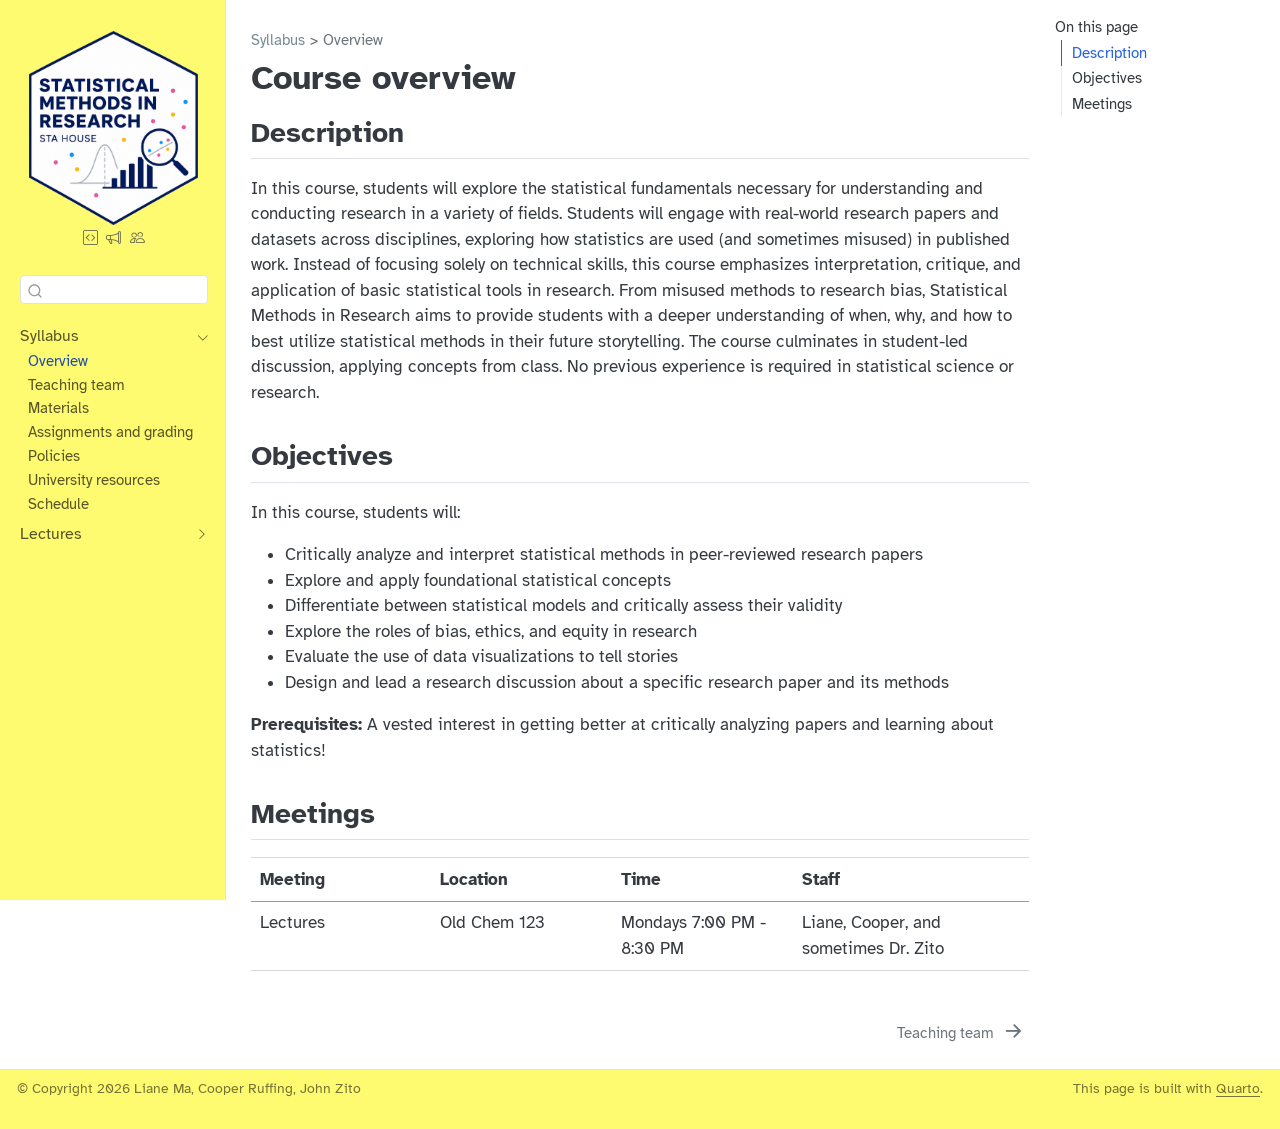
<file: syllabus/syllabus-overview.html>
<!DOCTYPE html>
<html xmlns="http://www.w3.org/1999/xhtml" lang="en" xml:lang="en"><head>

<meta charset="utf-8">
<meta name="generator" content="quarto-1.9.37">

<meta name="viewport" content="width=device-width, initial-scale=1.0, user-scalable=yes">


<title>Course overview – STA HOUSE Spring 2026</title>
<style>
/* Default styles provided by pandoc.
** See https://pandoc.org/MANUAL.html#variables-for-html for config info.
*/
code{white-space: pre-wrap;}
span.smallcaps{font-variant: small-caps;}
div.columns{display: flex; gap: min(4vw, 1.5em);}
div.column{flex: auto; overflow-x: auto;}
div.hanging-indent{margin-left: 1.5em; text-indent: -1.5em;}
ul.task-list{list-style: none;}
ul.task-list li input[type="checkbox"] {
  width: 0.8em;
  margin: 0 0.8em 0.2em -1em; /* quarto-specific, see https://github.com/quarto-dev/quarto-cli/issues/4556 */ 
  vertical-align: middle;
}
</style>


<script src="../site_libs/quarto-nav/quarto-nav.js"></script>
<script src="../site_libs/clipboard/clipboard.min.js"></script>
<script src="../site_libs/quarto-search/autocomplete.umd.js"></script>
<script src="../site_libs/quarto-search/fuse.min.js"></script>
<script src="../site_libs/quarto-search/quarto-search.js"></script>
<meta name="quarto:offset" content="../">
<link href="../syllabus/syllabus-team.html" rel="next">
<script src="../site_libs/quarto-html/quarto.js" type="module"></script>
<script src="../site_libs/quarto-html/tabsets/tabsets.js" type="module"></script>
<script src="../site_libs/quarto-html/popper.min.js"></script>
<script src="../site_libs/quarto-html/tippy.umd.min.js"></script>
<script src="../site_libs/quarto-html/anchor.min.js"></script>
<link href="../site_libs/quarto-html/tippy.css" rel="stylesheet">
<link href="../site_libs/quarto-html/quarto-syntax-highlighting-cad2a2f8a56dfe71ee895a68e79c9b9a.css" rel="stylesheet" id="quarto-text-highlighting-styles">
<script src="../site_libs/bootstrap/bootstrap.min.js"></script>
<link href="../site_libs/bootstrap/bootstrap-icons.css" rel="stylesheet">
<link href="../site_libs/bootstrap/bootstrap-bee3f57ef230264cb5270c97f1893b01.min.css" rel="stylesheet" append-hash="true" id="quarto-bootstrap" data-mode="light">
<script id="quarto-search-options" type="application/json">{
  "location": "sidebar",
  "copy-button": false,
  "collapse-after": 3,
  "panel-placement": "start",
  "type": "textbox",
  "limit": 50,
  "keyboard-shortcut": [
    "f",
    "/",
    "s"
  ],
  "show-item-context": false,
  "language": {
    "search-no-results-text": "No results",
    "search-matching-documents-text": "matching documents",
    "search-copy-link-title": "Copy link to search",
    "search-hide-matches-text": "Hide additional matches",
    "search-more-match-text": "more match in this document",
    "search-more-matches-text": "more matches in this document",
    "search-clear-button-title": "Clear",
    "search-text-placeholder": "",
    "search-detached-cancel-button-title": "Cancel",
    "search-submit-button-title": "Submit",
    "search-label": "Search"
  }
}</script>


<meta property="og:title" content="Course overview – STA HOUSE Spring 2026">
<meta property="og:description" content="Homepage for Statistical Methods in Research at Duke University, Fall 2026.">
<meta property="og:site_name" content="STA HOUSE Spring 2026">
</head>

<body class="nav-sidebar docked quarto-light">

<div id="quarto-search-results"></div>
  <header id="quarto-header" class="headroom fixed-top">
  <nav class="quarto-secondary-nav">
    <div class="container-fluid d-flex">
      <button type="button" class="quarto-btn-toggle btn" data-bs-toggle="collapse" role="button" data-bs-target=".quarto-sidebar-collapse-item" aria-controls="quarto-sidebar" aria-expanded="false" aria-label="Toggle sidebar navigation" onclick="if (window.quartoToggleHeadroom) { window.quartoToggleHeadroom(); }">
        <i class="bi bi-layout-text-sidebar-reverse"></i>
      </button>
        <nav class="quarto-page-breadcrumbs" aria-label="breadcrumb"><ol class="breadcrumb"><li class="breadcrumb-item"><a href="../syllabus/syllabus-overview.html">Syllabus</a></li><li class="breadcrumb-item"><a href="../syllabus/syllabus-overview.html">Overview</a></li></ol></nav>
        <a class="flex-grow-1" role="navigation" data-bs-toggle="collapse" data-bs-target=".quarto-sidebar-collapse-item" aria-controls="quarto-sidebar" aria-expanded="false" aria-label="Toggle sidebar navigation" onclick="if (window.quartoToggleHeadroom) { window.quartoToggleHeadroom(); }">      
        </a>
      <button type="button" class="btn quarto-search-button" aria-label="Search" onclick="window.quartoOpenSearch();">
        <i class="bi bi-search"></i>
      </button>
    </div>
  </nav>
</header>
<!-- content -->
<div id="quarto-content" class="quarto-container page-columns page-rows-contents page-layout-article">
<!-- sidebar -->
  <nav id="quarto-sidebar" class="sidebar collapse collapse-horizontal quarto-sidebar-collapse-item sidebar-navigation docked overflow-auto">
    <div class="pt-lg-2 mt-2 text-center sidebar-header">
      <a href="../index.html" class="sidebar-logo-link">
      <img src="../img/stahouse_hexagon.png" alt="" class="sidebar-logo light-content py-0 d-lg-inline d-none">
      <img src="../img/stahouse_hexagon.png" alt="" class="sidebar-logo dark-content py-0 d-lg-inline d-none">
      </a>
      <div class="sidebar-tools-main tools-wide">
    <a href="https://cmgr.oit.duke.edu/containers" title="RStudio Containers" class="quarto-navigation-tool px-1" aria-label="RStudio Containers"><i class="bi bi-code-square"></i></a>
    <a href="https://go.canvas.duke.edu/" title="Canvas" class="quarto-navigation-tool px-1" aria-label="Canvas"><i class="bi bi-megaphone"></i></a>
    <a href="https://edstem.org/us/courses/89284/discussion" title="Ed Discussion" class="quarto-navigation-tool px-1" aria-label="Ed Discussion"><i class="bi bi-people"></i></a>
</div>
      </div>
        <div class="mt-2 flex-shrink-0 align-items-center">
        <div class="sidebar-search">
        <div id="quarto-search" class="" title="Search"></div>
        </div>
        </div>
    <div class="sidebar-menu-container"> 
    <ul class="list-unstyled mt-1">
        <li class="sidebar-item sidebar-item-section">
      <div class="sidebar-item-container"> 
            <a class="sidebar-item-text sidebar-link text-start" data-bs-toggle="collapse" data-bs-target="#quarto-sidebar-section-1" role="navigation" aria-expanded="true">
 <span class="menu-text">Syllabus</span></a>
          <a class="sidebar-item-toggle text-start" data-bs-toggle="collapse" data-bs-target="#quarto-sidebar-section-1" role="navigation" aria-expanded="true" aria-label="Toggle section">
            <i class="bi bi-chevron-right ms-2"></i>
          </a> 
      </div>
      <ul id="quarto-sidebar-section-1" class="collapse list-unstyled sidebar-section depth1 show">  
          <li class="sidebar-item">
  <div class="sidebar-item-container"> 
  <a href="../syllabus/syllabus-overview.html" class="sidebar-item-text sidebar-link active">
 <span class="menu-text">Overview</span></a>
  </div>
</li>
          <li class="sidebar-item">
  <div class="sidebar-item-container"> 
  <a href="../syllabus/syllabus-team.html" class="sidebar-item-text sidebar-link">
 <span class="menu-text">Teaching team</span></a>
  </div>
</li>
          <li class="sidebar-item">
  <div class="sidebar-item-container"> 
  <a href="../syllabus/syllabus-materials.html" class="sidebar-item-text sidebar-link">
 <span class="menu-text">Materials</span></a>
  </div>
</li>
          <li class="sidebar-item">
  <div class="sidebar-item-container"> 
  <a href="../syllabus/syllabus-assignments.html" class="sidebar-item-text sidebar-link">
 <span class="menu-text">Assignments and grading</span></a>
  </div>
</li>
          <li class="sidebar-item">
  <div class="sidebar-item-container"> 
  <a href="../syllabus/syllabus-policies.html" class="sidebar-item-text sidebar-link">
 <span class="menu-text">Policies</span></a>
  </div>
</li>
          <li class="sidebar-item">
  <div class="sidebar-item-container"> 
  <a href="../syllabus/syllabus-resources.html" class="sidebar-item-text sidebar-link">
 <span class="menu-text">University resources</span></a>
  </div>
</li>
          <li class="sidebar-item">
  <div class="sidebar-item-container"> 
  <a href="../index.html" class="sidebar-item-text sidebar-link">
 <span class="menu-text">Schedule</span></a>
  </div>
</li>
      </ul>
  </li>
        <li class="sidebar-item sidebar-item-section">
      <div class="sidebar-item-container"> 
            <a class="sidebar-item-text sidebar-link text-start collapsed" data-bs-toggle="collapse" data-bs-target="#quarto-sidebar-section-2" role="navigation" aria-expanded="false">
 <span class="menu-text">Lectures</span></a>
          <a class="sidebar-item-toggle text-start collapsed" data-bs-toggle="collapse" data-bs-target="#quarto-sidebar-section-2" role="navigation" aria-expanded="false" aria-label="Toggle section">
            <i class="bi bi-chevron-right ms-2"></i>
          </a> 
      </div>
      <ul id="quarto-sidebar-section-2" class="collapse list-unstyled sidebar-section depth1 ">  
          <li class="sidebar-item">
  <div class="sidebar-item-container"> 
  <a href="../lectures/lectures-lecture1.html" class="sidebar-item-text sidebar-link">
 <span class="menu-text">Lecture 1</span></a>
  </div>
</li>
          <li class="sidebar-item">
  <div class="sidebar-item-container"> 
  <a href="../lectures/lectures-lecture2.html" class="sidebar-item-text sidebar-link">
 <span class="menu-text">Lecture 2</span></a>
  </div>
</li>
          <li class="sidebar-item">
  <div class="sidebar-item-container"> 
  <a href="../lectures/lectures-lecture3.html" class="sidebar-item-text sidebar-link">
 <span class="menu-text">Lecture 3</span></a>
  </div>
</li>
          <li class="sidebar-item">
  <div class="sidebar-item-container"> 
  <a href="../lectures/lectures-lecture4.html" class="sidebar-item-text sidebar-link">
 <span class="menu-text">Lecture 4</span></a>
  </div>
</li>
          <li class="sidebar-item">
  <div class="sidebar-item-container"> 
  <a href="../lectures/lectures-lecture5.html" class="sidebar-item-text sidebar-link">
 <span class="menu-text">Lecture 5</span></a>
  </div>
</li>
      </ul>
  </li>
    </ul>
    </div>
</nav>
<div id="quarto-sidebar-glass" class="quarto-sidebar-collapse-item" data-bs-toggle="collapse" data-bs-target=".quarto-sidebar-collapse-item"></div>
<!-- margin-sidebar -->
    <div id="quarto-margin-sidebar" class="sidebar margin-sidebar">
        <nav id="TOC" role="doc-toc" class="toc-active">
    <h2 id="toc-title">On this page</h2>
   
  <ul>
  <li><a href="#description" id="toc-description" class="nav-link active" data-scroll-target="#description">Description</a></li>
  <li><a href="#objectives" id="toc-objectives" class="nav-link" data-scroll-target="#objectives">Objectives</a></li>
  <li><a href="#meetings" id="toc-meetings" class="nav-link" data-scroll-target="#meetings">Meetings</a></li>
  </ul>
</nav>
    </div>
<!-- main -->
<main class="content" id="quarto-document-content">

<header id="title-block-header" class="quarto-title-block default"><nav class="quarto-page-breadcrumbs quarto-title-breadcrumbs d-none d-lg-block" aria-label="breadcrumb"><ol class="breadcrumb"><li class="breadcrumb-item"><a href="../syllabus/syllabus-overview.html">Syllabus</a></li><li class="breadcrumb-item"><a href="../syllabus/syllabus-overview.html">Overview</a></li></ol></nav>
<div class="quarto-title">
<h1 class="title">Course overview</h1>
</div>



<div class="quarto-title-meta">

    
  
    
  </div>
  


</header>


<section id="description" class="level2">
<h2 class="anchored" data-anchor-id="description">Description</h2>
<p>In this course, students will explore the statistical fundamentals necessary for understanding and conducting research in a variety of fields. Students will engage with real-world research papers and datasets across disciplines, exploring how statistics are used (and sometimes misused) in published work. Instead of focusing solely on technical skills, this course emphasizes interpretation, critique, and application of basic statistical tools in research. From misused methods to research bias, Statistical Methods in Research aims to provide students with a deeper understanding of when, why, and how to best utilize statistical methods in their future storytelling. The course culminates in student-led discussion, applying concepts from class. No previous experience is required in statistical science or research.</p>
</section>
<section id="objectives" class="level2">
<h2 class="anchored" data-anchor-id="objectives">Objectives</h2>
<p>In this course, students will:</p>
<ul>
<li>Critically analyze and interpret statistical methods in peer-reviewed research papers</li>
<li>Explore and apply foundational statistical concepts</li>
<li>Differentiate between statistical models and critically assess their validity</li>
<li>Explore the roles of bias, ethics, and equity in research</li>
<li>Evaluate the use of data visualizations to tell stories</li>
<li>Design and lead a research discussion about a specific research paper and its methods</li>
</ul>
<p><strong>Prerequisites:</strong> A vested interest in getting better at critically analyzing papers and learning about statistics!</p>
</section>
<section id="meetings" class="level2">
<h2 class="anchored" data-anchor-id="meetings">Meetings</h2>
<table class="caption-top table">
<colgroup>
<col style="width: 23%">
<col style="width: 23%">
<col style="width: 23%">
<col style="width: 30%">
</colgroup>
<thead>
<tr class="header">
<th>Meeting</th>
<th>Location</th>
<th>Time</th>
<th>Staff</th>
</tr>
</thead>
<tbody>
<tr class="odd">
<td>Lectures</td>
<td>Old Chem 123</td>
<td>Mondays 7:00 PM - 8:30 PM</td>
<td>Liane, Cooper, and sometimes Dr.&nbsp;Zito</td>
</tr>
</tbody>
</table>


</section>

</main> <!-- /main -->
<script id="quarto-html-after-body" type="application/javascript">
  window.document.addEventListener("DOMContentLoaded", function (event) {
    const icon = "";
    const anchorJS = new window.AnchorJS();
    anchorJS.options = {
      placement: 'right',
      icon: icon
    };
    anchorJS.add('.anchored');
    const isCodeAnnotation = (el) => {
      for (const clz of el.classList) {
        if (clz.startsWith('code-annotation-')) {                     
          return true;
        }
      }
      return false;
    }
    const onCopySuccess = function(e) {
      // button target
      const button = e.trigger;
      // don't keep focus
      button.blur();
      // flash "checked"
      button.classList.add('code-copy-button-checked');
      var currentTitle = button.getAttribute("title");
      button.setAttribute("title", "Copied!");
      let tooltip;
      if (window.bootstrap) {
        button.setAttribute("data-bs-toggle", "tooltip");
        button.setAttribute("data-bs-placement", "left");
        button.setAttribute("data-bs-title", "Copied!");
        tooltip = new bootstrap.Tooltip(button, 
          { trigger: "manual", 
            customClass: "code-copy-button-tooltip",
            offset: [0, -8]});
        tooltip.show();    
      }
      setTimeout(function() {
        if (tooltip) {
          tooltip.hide();
          button.removeAttribute("data-bs-title");
          button.removeAttribute("data-bs-toggle");
          button.removeAttribute("data-bs-placement");
        }
        button.setAttribute("title", currentTitle);
        button.classList.remove('code-copy-button-checked');
      }, 1000);
      // clear code selection
      e.clearSelection();
    }
    const getTextToCopy = function(trigger) {
      const outerScaffold = trigger.parentElement.cloneNode(true);
      const codeEl = outerScaffold.querySelector('code');
      for (const childEl of codeEl.children) {
        if (isCodeAnnotation(childEl)) {
          childEl.remove();
        }
      }
      return codeEl.innerText;
    }
    const clipboard = new window.ClipboardJS('.code-copy-button:not([data-in-quarto-modal])', {
      text: getTextToCopy
    });
    clipboard.on('success', onCopySuccess);
    if (window.document.getElementById('quarto-embedded-source-code-modal')) {
      const clipboardModal = new window.ClipboardJS('.code-copy-button[data-in-quarto-modal]', {
        text: getTextToCopy,
        container: window.document.getElementById('quarto-embedded-source-code-modal')
      });
      clipboardModal.on('success', onCopySuccess);
    }
      var localhostRegex = new RegExp(/^(?:http|https):\/\/localhost\:?[0-9]*\//);
      var mailtoRegex = new RegExp(/^mailto:/);
        var filterRegex = new RegExp("https:\/\/sta-house-s26\.github\.io\/sta-house-f26\.github\.io\/");
      var isInternal = (href) => {
          return filterRegex.test(href) || localhostRegex.test(href) || mailtoRegex.test(href);
      }
      // Inspect non-navigation links and adorn them if external
     var links = window.document.querySelectorAll('a[href]:not(.nav-link):not(.navbar-brand):not(.toc-action):not(.sidebar-link):not(.sidebar-item-toggle):not(.pagination-link):not(.no-external):not([aria-hidden]):not(.dropdown-item):not(.quarto-navigation-tool):not(.about-link)');
      for (var i=0; i<links.length; i++) {
        const link = links[i];
        if (!isInternal(link.href)) {
          // undo the damage that might have been done by quarto-nav.js in the case of
          // links that we want to consider external
          if (link.dataset.originalHref !== undefined) {
            link.href = link.dataset.originalHref;
          }
        }
      }
    function tippyHover(el, contentFn, onTriggerFn, onUntriggerFn) {
      const config = {
        allowHTML: true,
        maxWidth: 500,
        delay: 100,
        arrow: false,
        appendTo: function(el) {
            return el.parentElement;
        },
        interactive: true,
        interactiveBorder: 10,
        theme: 'quarto',
        placement: 'bottom-start',
      };
      if (contentFn) {
        config.content = contentFn;
      }
      if (onTriggerFn) {
        config.onTrigger = onTriggerFn;
      }
      if (onUntriggerFn) {
        config.onUntrigger = onUntriggerFn;
      }
      window.tippy(el, config); 
    }
    const noterefs = window.document.querySelectorAll('a[role="doc-noteref"]');
    for (var i=0; i<noterefs.length; i++) {
      const ref = noterefs[i];
      tippyHover(ref, function() {
        // use id or data attribute instead here
        let href = ref.getAttribute('data-footnote-href') || ref.getAttribute('href');
        try { href = new URL(href).hash; } catch {}
        const id = href.replace(/^#\/?/, "");
        const note = window.document.getElementById(id);
        if (note) {
          return note.innerHTML;
        } else {
          return "";
        }
      });
    }
    const xrefs = window.document.querySelectorAll('a.quarto-xref');
    const processXRef = (id, note) => {
      // Strip column container classes
      const stripColumnClz = (el) => {
        el.classList.remove("page-full", "page-columns");
        if (el.children) {
          for (const child of el.children) {
            stripColumnClz(child);
          }
        }
      }
      stripColumnClz(note)
      if (id === null || id.startsWith('sec-')) {
        // Special case sections, only their first couple elements
        const container = document.createElement("div");
        if (note.children && note.children.length > 2) {
          container.appendChild(note.children[0].cloneNode(true));
          for (let i = 1; i < note.children.length; i++) {
            const child = note.children[i];
            if (child.tagName === "P" && child.innerText === "") {
              continue;
            } else {
              container.appendChild(child.cloneNode(true));
              break;
            }
          }
          if (window.Quarto?.typesetMath) {
            window.Quarto.typesetMath(container);
          }
          return container.innerHTML
        } else {
          if (window.Quarto?.typesetMath) {
            window.Quarto.typesetMath(note);
          }
          return note.innerHTML;
        }
      } else {
        // Remove any anchor links if they are present
        const anchorLink = note.querySelector('a.anchorjs-link');
        if (anchorLink) {
          anchorLink.remove();
        }
        if (window.Quarto?.typesetMath) {
          window.Quarto.typesetMath(note);
        }
        if (note.classList.contains("callout")) {
          return note.outerHTML;
        } else {
          return note.innerHTML;
        }
      }
    }
    for (var i=0; i<xrefs.length; i++) {
      const xref = xrefs[i];
      tippyHover(xref, undefined, function(instance) {
        instance.disable();
        let url = xref.getAttribute('href');
        let hash = undefined; 
        if (url.startsWith('#')) {
          hash = url;
        } else {
          try { hash = new URL(url).hash; } catch {}
        }
        if (hash) {
          const id = hash.replace(/^#\/?/, "");
          const note = window.document.getElementById(id);
          if (note !== null) {
            try {
              const html = processXRef(id, note.cloneNode(true));
              instance.setContent(html);
            } finally {
              instance.enable();
              instance.show();
            }
          } else {
            // See if we can fetch this
            fetch(url.split('#')[0])
            .then(res => res.text())
            .then(html => {
              const parser = new DOMParser();
              const htmlDoc = parser.parseFromString(html, "text/html");
              const note = htmlDoc.getElementById(id);
              if (note !== null) {
                const html = processXRef(id, note);
                instance.setContent(html);
              } 
            }).finally(() => {
              instance.enable();
              instance.show();
            });
          }
        } else {
          // See if we can fetch a full url (with no hash to target)
          // This is a special case and we should probably do some content thinning / targeting
          fetch(url)
          .then(res => res.text())
          .then(html => {
            const parser = new DOMParser();
            const htmlDoc = parser.parseFromString(html, "text/html");
            const note = htmlDoc.querySelector('main.content');
            if (note !== null) {
              // This should only happen for chapter cross references
              // (since there is no id in the URL)
              // remove the first header
              if (note.children.length > 0 && note.children[0].tagName === "HEADER") {
                note.children[0].remove();
              }
              const html = processXRef(null, note);
              instance.setContent(html);
            } 
          }).finally(() => {
            instance.enable();
            instance.show();
          });
        }
      }, function(instance) {
      });
    }
        let selectedAnnoteEl;
        const selectorForAnnotation = ( cell, annotation) => {
          let cellAttr = 'data-code-cell="' + cell + '"';
          let lineAttr = 'data-code-annotation="' +  annotation + '"';
          const selector = 'span[' + cellAttr + '][' + lineAttr + ']';
          return selector;
        }
        const selectCodeLines = (annoteEl) => {
          const doc = window.document;
          const targetCell = annoteEl.getAttribute("data-target-cell");
          const targetAnnotation = annoteEl.getAttribute("data-target-annotation");
          const annoteSpan = window.document.querySelector(selectorForAnnotation(targetCell, targetAnnotation));
          const lines = annoteSpan.getAttribute("data-code-lines").split(",");
          const lineIds = lines.map((line) => {
            return targetCell + "-" + line;
          })
          let top = null;
          let height = null;
          let parent = null;
          if (lineIds.length > 0) {
              //compute the position of the single el (top and bottom and make a div)
              const el = window.document.getElementById(lineIds[0]);
              top = el.offsetTop;
              height = el.offsetHeight;
              parent = el.parentElement.parentElement;
            if (lineIds.length > 1) {
              const lastEl = window.document.getElementById(lineIds[lineIds.length - 1]);
              const bottom = lastEl.offsetTop + lastEl.offsetHeight;
              height = bottom - top;
            }
            if (top !== null && height !== null && parent !== null) {
              // cook up a div (if necessary) and position it 
              let div = window.document.getElementById("code-annotation-line-highlight");
              if (div === null) {
                div = window.document.createElement("div");
                div.setAttribute("id", "code-annotation-line-highlight");
                div.style.position = 'absolute';
                parent.appendChild(div);
              }
              div.style.top = top - 2 + "px";
              div.style.height = height + 4 + "px";
              div.style.left = 0;
              let gutterDiv = window.document.getElementById("code-annotation-line-highlight-gutter");
              if (gutterDiv === null) {
                gutterDiv = window.document.createElement("div");
                gutterDiv.setAttribute("id", "code-annotation-line-highlight-gutter");
                gutterDiv.style.position = 'absolute';
                const codeCell = window.document.getElementById(targetCell);
                const gutter = codeCell.querySelector('.code-annotation-gutter');
                gutter.appendChild(gutterDiv);
              }
              gutterDiv.style.top = top - 2 + "px";
              gutterDiv.style.height = height + 4 + "px";
            }
            selectedAnnoteEl = annoteEl;
          }
        };
        const unselectCodeLines = () => {
          const elementsIds = ["code-annotation-line-highlight", "code-annotation-line-highlight-gutter"];
          elementsIds.forEach((elId) => {
            const div = window.document.getElementById(elId);
            if (div) {
              div.remove();
            }
          });
          selectedAnnoteEl = undefined;
        };
          // Handle positioning of the toggle
      window.addEventListener(
        "resize",
        throttle(() => {
          elRect = undefined;
          if (selectedAnnoteEl) {
            selectCodeLines(selectedAnnoteEl);
          }
        }, 10)
      );
      function throttle(fn, ms) {
      let throttle = false;
      let timer;
        return (...args) => {
          if(!throttle) { // first call gets through
              fn.apply(this, args);
              throttle = true;
          } else { // all the others get throttled
              if(timer) clearTimeout(timer); // cancel #2
              timer = setTimeout(() => {
                fn.apply(this, args);
                timer = throttle = false;
              }, ms);
          }
        };
      }
        // Attach click handler to the DT
        const annoteDls = window.document.querySelectorAll('dt[data-target-cell]');
        for (const annoteDlNode of annoteDls) {
          annoteDlNode.addEventListener('click', (event) => {
            const clickedEl = event.target;
            if (clickedEl !== selectedAnnoteEl) {
              unselectCodeLines();
              const activeEl = window.document.querySelector('dt[data-target-cell].code-annotation-active');
              if (activeEl) {
                activeEl.classList.remove('code-annotation-active');
              }
              selectCodeLines(clickedEl);
              clickedEl.classList.add('code-annotation-active');
            } else {
              // Unselect the line
              unselectCodeLines();
              clickedEl.classList.remove('code-annotation-active');
            }
          });
        }
    const findCites = (el) => {
      const parentEl = el.parentElement;
      if (parentEl) {
        const cites = parentEl.dataset.cites;
        if (cites) {
          return {
            el,
            cites: cites.split(' ')
          };
        } else {
          return findCites(el.parentElement)
        }
      } else {
        return undefined;
      }
    };
    var bibliorefs = window.document.querySelectorAll('a[role="doc-biblioref"]');
    for (var i=0; i<bibliorefs.length; i++) {
      const ref = bibliorefs[i];
      const citeInfo = findCites(ref);
      if (citeInfo) {
        tippyHover(citeInfo.el, function() {
          var popup = window.document.createElement('div');
          citeInfo.cites.forEach(function(cite) {
            var citeDiv = window.document.createElement('div');
            citeDiv.classList.add('hanging-indent');
            citeDiv.classList.add('csl-entry');
            var biblioDiv = window.document.getElementById('ref-' + cite);
            if (biblioDiv) {
              citeDiv.innerHTML = biblioDiv.innerHTML;
            }
            popup.appendChild(citeDiv);
          });
          return popup.innerHTML;
        });
      }
    }
  });
  </script>
<nav class="page-navigation">
  <div class="nav-page nav-page-previous">
  </div>
  <div class="nav-page nav-page-next">
      <a href="../syllabus/syllabus-team.html" class="pagination-link" aria-label="Teaching team">
        <span class="nav-page-text">Teaching team</span> <i class="bi bi-arrow-right-short"></i>
      </a>
  </div>
</nav>
</div> <!-- /content -->
<footer class="footer">
  <div class="nav-footer">
    <div class="nav-footer-left">
<p>© Copyright 2026 Liane Ma, Cooper Ruffing, John Zito</p>
</div>   
    <div class="nav-footer-center">
      &nbsp;
    </div>
    <div class="nav-footer-right">
<p>This page is built with <a href="https://quarto.org/">Quarto</a>.</p>
</div>
  </div>
</footer>




</body></html>
</file>
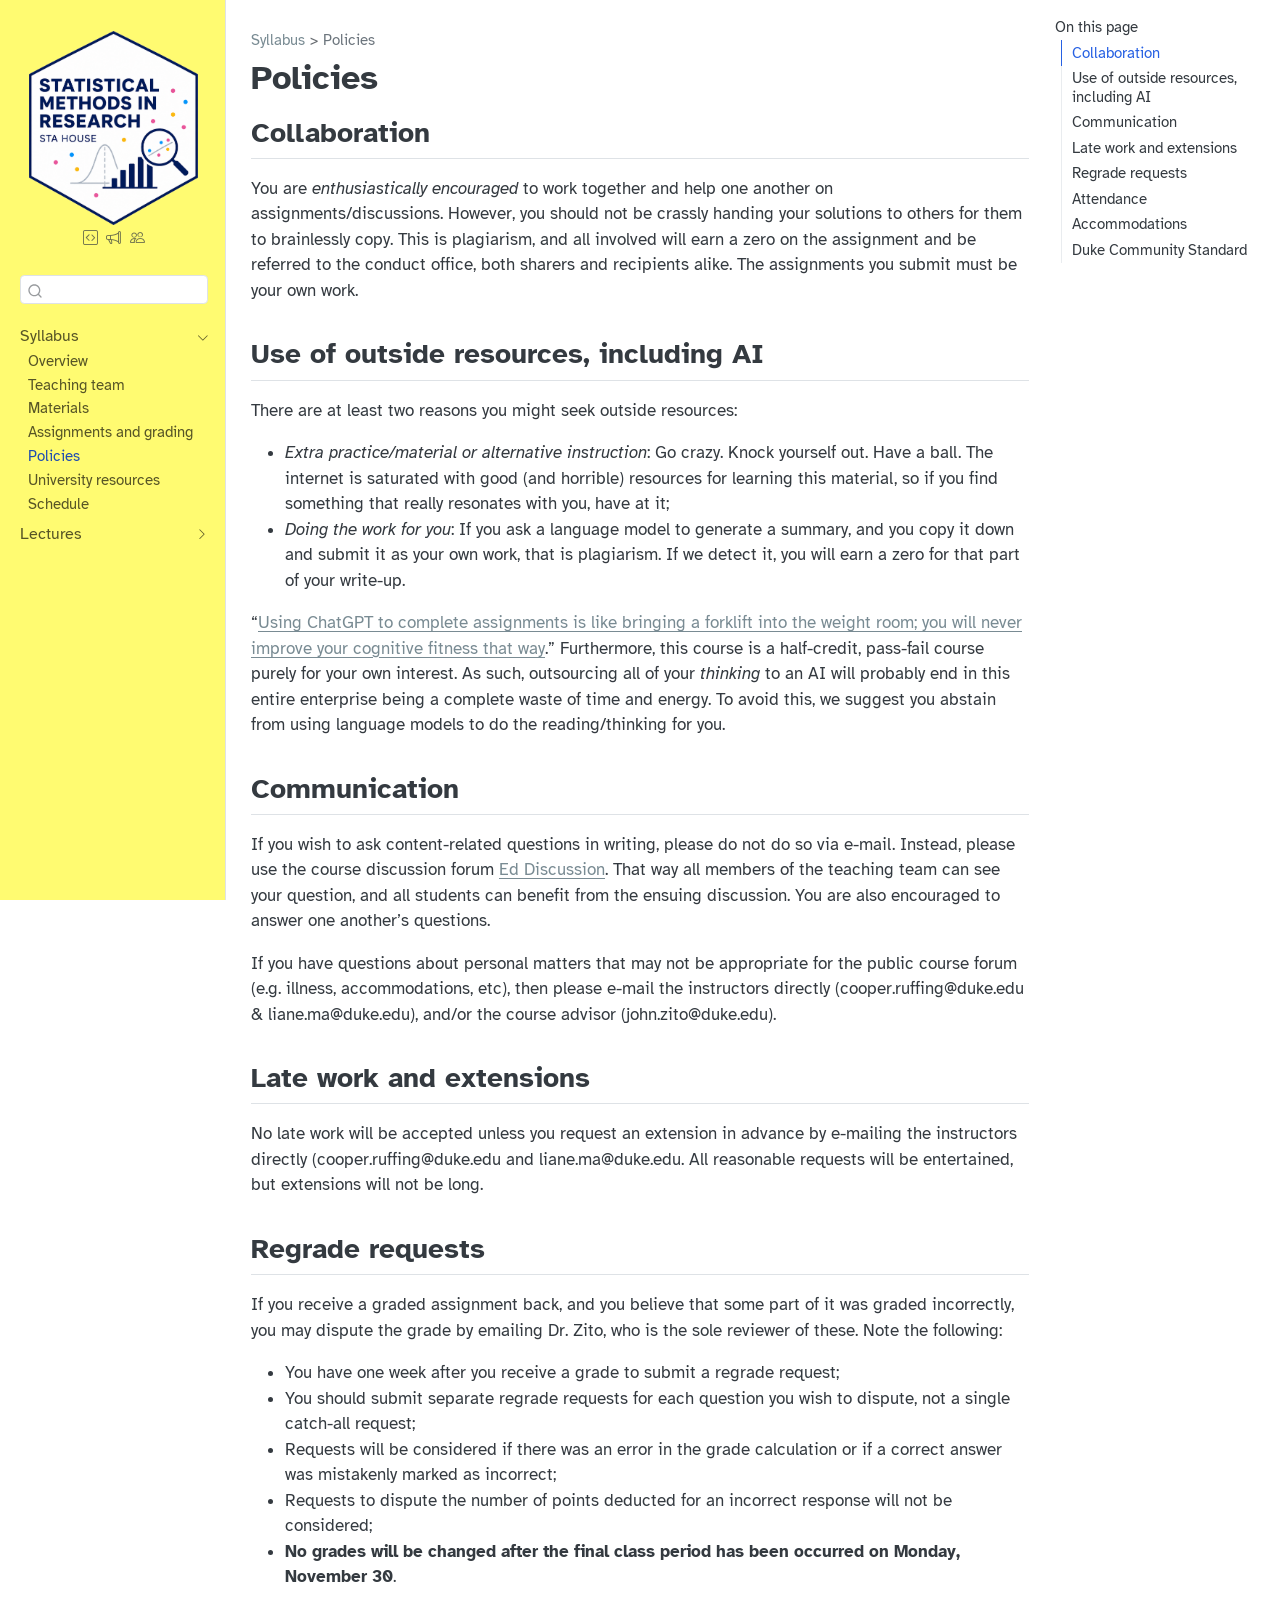
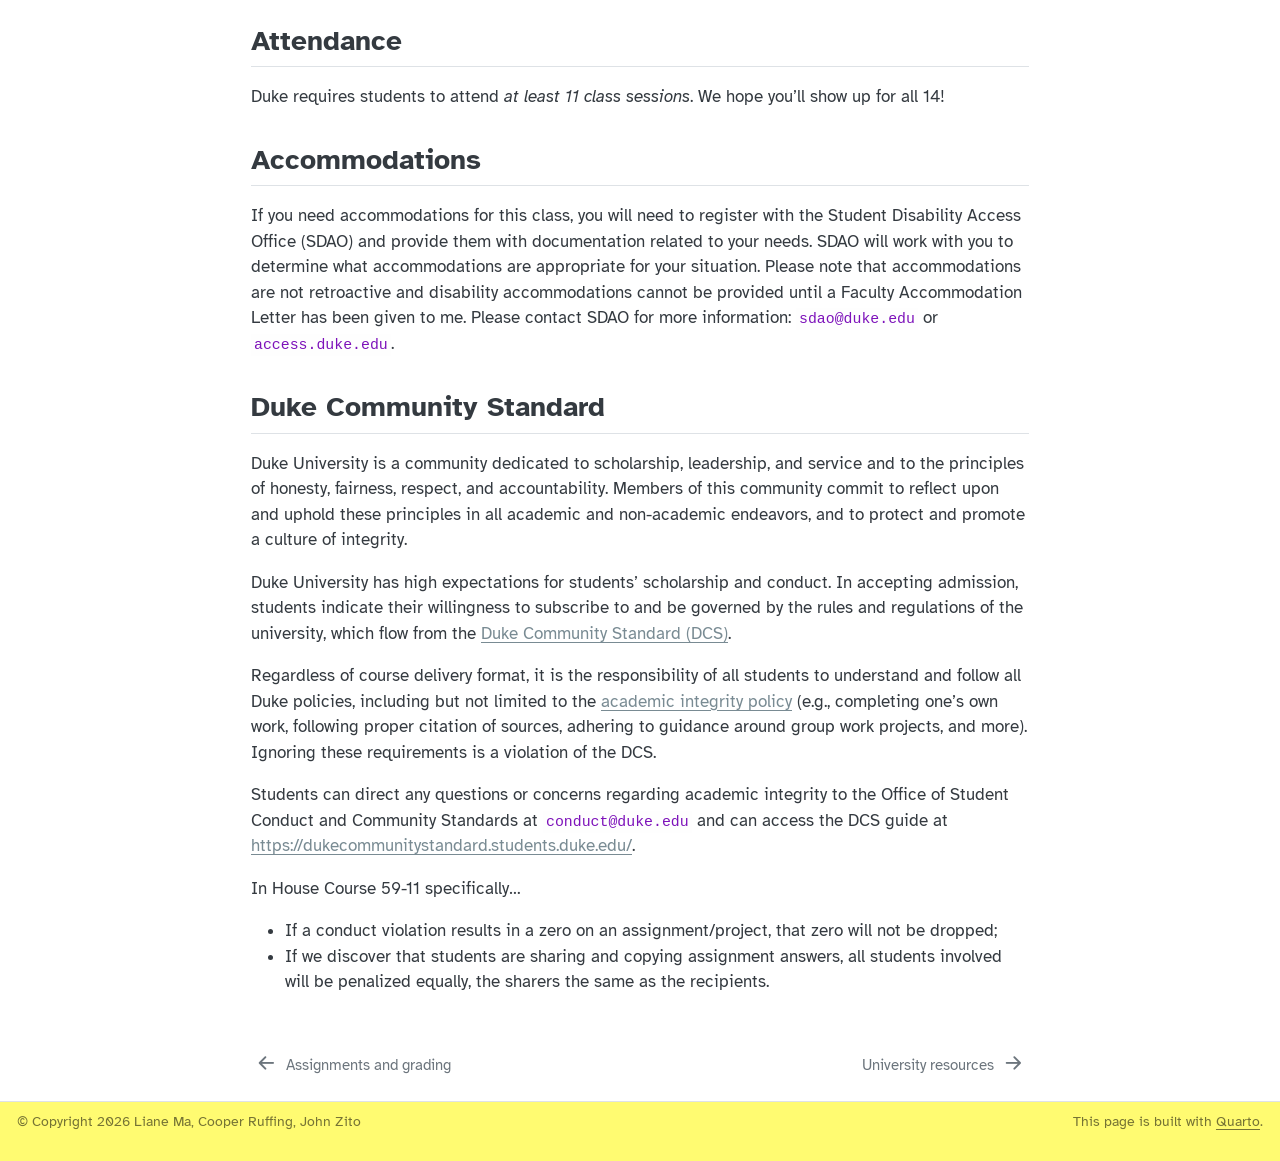
<file: syllabus/syllabus-policies.html>
<!DOCTYPE html>
<html xmlns="http://www.w3.org/1999/xhtml" lang="en" xml:lang="en"><head>

<meta charset="utf-8">
<meta name="generator" content="quarto-1.9.37">

<meta name="viewport" content="width=device-width, initial-scale=1.0, user-scalable=yes">


<title>Policies – STA HOUSE Spring 2026</title>
<style>
/* Default styles provided by pandoc.
** See https://pandoc.org/MANUAL.html#variables-for-html for config info.
*/
code{white-space: pre-wrap;}
span.smallcaps{font-variant: small-caps;}
div.columns{display: flex; gap: min(4vw, 1.5em);}
div.column{flex: auto; overflow-x: auto;}
div.hanging-indent{margin-left: 1.5em; text-indent: -1.5em;}
ul.task-list{list-style: none;}
ul.task-list li input[type="checkbox"] {
  width: 0.8em;
  margin: 0 0.8em 0.2em -1em; /* quarto-specific, see https://github.com/quarto-dev/quarto-cli/issues/4556 */ 
  vertical-align: middle;
}
</style>


<script src="../site_libs/quarto-nav/quarto-nav.js"></script>
<script src="../site_libs/clipboard/clipboard.min.js"></script>
<script src="../site_libs/quarto-search/autocomplete.umd.js"></script>
<script src="../site_libs/quarto-search/fuse.min.js"></script>
<script src="../site_libs/quarto-search/quarto-search.js"></script>
<meta name="quarto:offset" content="../">
<link href="../syllabus/syllabus-resources.html" rel="next">
<link href="../syllabus/syllabus-assignments.html" rel="prev">
<script src="../site_libs/quarto-html/quarto.js" type="module"></script>
<script src="../site_libs/quarto-html/tabsets/tabsets.js" type="module"></script>
<script src="../site_libs/quarto-html/popper.min.js"></script>
<script src="../site_libs/quarto-html/tippy.umd.min.js"></script>
<script src="../site_libs/quarto-html/anchor.min.js"></script>
<link href="../site_libs/quarto-html/tippy.css" rel="stylesheet">
<link href="../site_libs/quarto-html/quarto-syntax-highlighting-cad2a2f8a56dfe71ee895a68e79c9b9a.css" rel="stylesheet" id="quarto-text-highlighting-styles">
<script src="../site_libs/bootstrap/bootstrap.min.js"></script>
<link href="../site_libs/bootstrap/bootstrap-icons.css" rel="stylesheet">
<link href="../site_libs/bootstrap/bootstrap-bee3f57ef230264cb5270c97f1893b01.min.css" rel="stylesheet" append-hash="true" id="quarto-bootstrap" data-mode="light">
<script id="quarto-search-options" type="application/json">{
  "location": "sidebar",
  "copy-button": false,
  "collapse-after": 3,
  "panel-placement": "start",
  "type": "textbox",
  "limit": 50,
  "keyboard-shortcut": [
    "f",
    "/",
    "s"
  ],
  "show-item-context": false,
  "language": {
    "search-no-results-text": "No results",
    "search-matching-documents-text": "matching documents",
    "search-copy-link-title": "Copy link to search",
    "search-hide-matches-text": "Hide additional matches",
    "search-more-match-text": "more match in this document",
    "search-more-matches-text": "more matches in this document",
    "search-clear-button-title": "Clear",
    "search-text-placeholder": "",
    "search-detached-cancel-button-title": "Cancel",
    "search-submit-button-title": "Submit",
    "search-label": "Search"
  }
}</script>


<meta property="og:title" content="Policies – STA HOUSE Spring 2026">
<meta property="og:description" content="Homepage for Statistical Methods in Research at Duke University, Fall 2026.">
<meta property="og:site_name" content="STA HOUSE Spring 2026">
</head>

<body class="nav-sidebar docked quarto-light">

<div id="quarto-search-results"></div>
  <header id="quarto-header" class="headroom fixed-top">
  <nav class="quarto-secondary-nav">
    <div class="container-fluid d-flex">
      <button type="button" class="quarto-btn-toggle btn" data-bs-toggle="collapse" role="button" data-bs-target=".quarto-sidebar-collapse-item" aria-controls="quarto-sidebar" aria-expanded="false" aria-label="Toggle sidebar navigation" onclick="if (window.quartoToggleHeadroom) { window.quartoToggleHeadroom(); }">
        <i class="bi bi-layout-text-sidebar-reverse"></i>
      </button>
        <nav class="quarto-page-breadcrumbs" aria-label="breadcrumb"><ol class="breadcrumb"><li class="breadcrumb-item"><a href="../syllabus/syllabus-overview.html">Syllabus</a></li><li class="breadcrumb-item"><a href="../syllabus/syllabus-policies.html">Policies</a></li></ol></nav>
        <a class="flex-grow-1" role="navigation" data-bs-toggle="collapse" data-bs-target=".quarto-sidebar-collapse-item" aria-controls="quarto-sidebar" aria-expanded="false" aria-label="Toggle sidebar navigation" onclick="if (window.quartoToggleHeadroom) { window.quartoToggleHeadroom(); }">      
        </a>
      <button type="button" class="btn quarto-search-button" aria-label="Search" onclick="window.quartoOpenSearch();">
        <i class="bi bi-search"></i>
      </button>
    </div>
  </nav>
</header>
<!-- content -->
<div id="quarto-content" class="quarto-container page-columns page-rows-contents page-layout-article">
<!-- sidebar -->
  <nav id="quarto-sidebar" class="sidebar collapse collapse-horizontal quarto-sidebar-collapse-item sidebar-navigation docked overflow-auto">
    <div class="pt-lg-2 mt-2 text-center sidebar-header">
      <a href="../index.html" class="sidebar-logo-link">
      <img src="../img/stahouse_hexagon.png" alt="" class="sidebar-logo light-content py-0 d-lg-inline d-none">
      <img src="../img/stahouse_hexagon.png" alt="" class="sidebar-logo dark-content py-0 d-lg-inline d-none">
      </a>
      <div class="sidebar-tools-main tools-wide">
    <a href="https://cmgr.oit.duke.edu/containers" title="RStudio Containers" class="quarto-navigation-tool px-1" aria-label="RStudio Containers"><i class="bi bi-code-square"></i></a>
    <a href="https://go.canvas.duke.edu/" title="Canvas" class="quarto-navigation-tool px-1" aria-label="Canvas"><i class="bi bi-megaphone"></i></a>
    <a href="https://edstem.org/us/courses/89284/discussion" title="Ed Discussion" class="quarto-navigation-tool px-1" aria-label="Ed Discussion"><i class="bi bi-people"></i></a>
</div>
      </div>
        <div class="mt-2 flex-shrink-0 align-items-center">
        <div class="sidebar-search">
        <div id="quarto-search" class="" title="Search"></div>
        </div>
        </div>
    <div class="sidebar-menu-container"> 
    <ul class="list-unstyled mt-1">
        <li class="sidebar-item sidebar-item-section">
      <div class="sidebar-item-container"> 
            <a class="sidebar-item-text sidebar-link text-start" data-bs-toggle="collapse" data-bs-target="#quarto-sidebar-section-1" role="navigation" aria-expanded="true">
 <span class="menu-text">Syllabus</span></a>
          <a class="sidebar-item-toggle text-start" data-bs-toggle="collapse" data-bs-target="#quarto-sidebar-section-1" role="navigation" aria-expanded="true" aria-label="Toggle section">
            <i class="bi bi-chevron-right ms-2"></i>
          </a> 
      </div>
      <ul id="quarto-sidebar-section-1" class="collapse list-unstyled sidebar-section depth1 show">  
          <li class="sidebar-item">
  <div class="sidebar-item-container"> 
  <a href="../syllabus/syllabus-overview.html" class="sidebar-item-text sidebar-link">
 <span class="menu-text">Overview</span></a>
  </div>
</li>
          <li class="sidebar-item">
  <div class="sidebar-item-container"> 
  <a href="../syllabus/syllabus-team.html" class="sidebar-item-text sidebar-link">
 <span class="menu-text">Teaching team</span></a>
  </div>
</li>
          <li class="sidebar-item">
  <div class="sidebar-item-container"> 
  <a href="../syllabus/syllabus-materials.html" class="sidebar-item-text sidebar-link">
 <span class="menu-text">Materials</span></a>
  </div>
</li>
          <li class="sidebar-item">
  <div class="sidebar-item-container"> 
  <a href="../syllabus/syllabus-assignments.html" class="sidebar-item-text sidebar-link">
 <span class="menu-text">Assignments and grading</span></a>
  </div>
</li>
          <li class="sidebar-item">
  <div class="sidebar-item-container"> 
  <a href="../syllabus/syllabus-policies.html" class="sidebar-item-text sidebar-link active">
 <span class="menu-text">Policies</span></a>
  </div>
</li>
          <li class="sidebar-item">
  <div class="sidebar-item-container"> 
  <a href="../syllabus/syllabus-resources.html" class="sidebar-item-text sidebar-link">
 <span class="menu-text">University resources</span></a>
  </div>
</li>
          <li class="sidebar-item">
  <div class="sidebar-item-container"> 
  <a href="../index.html" class="sidebar-item-text sidebar-link">
 <span class="menu-text">Schedule</span></a>
  </div>
</li>
      </ul>
  </li>
        <li class="sidebar-item sidebar-item-section">
      <div class="sidebar-item-container"> 
            <a class="sidebar-item-text sidebar-link text-start collapsed" data-bs-toggle="collapse" data-bs-target="#quarto-sidebar-section-2" role="navigation" aria-expanded="false">
 <span class="menu-text">Lectures</span></a>
          <a class="sidebar-item-toggle text-start collapsed" data-bs-toggle="collapse" data-bs-target="#quarto-sidebar-section-2" role="navigation" aria-expanded="false" aria-label="Toggle section">
            <i class="bi bi-chevron-right ms-2"></i>
          </a> 
      </div>
      <ul id="quarto-sidebar-section-2" class="collapse list-unstyled sidebar-section depth1 ">  
          <li class="sidebar-item">
  <div class="sidebar-item-container"> 
  <a href="../lectures/lectures-lecture1.html" class="sidebar-item-text sidebar-link">
 <span class="menu-text">Lecture 1</span></a>
  </div>
</li>
          <li class="sidebar-item">
  <div class="sidebar-item-container"> 
  <a href="../lectures/lectures-lecture2.html" class="sidebar-item-text sidebar-link">
 <span class="menu-text">Lecture 2</span></a>
  </div>
</li>
          <li class="sidebar-item">
  <div class="sidebar-item-container"> 
  <a href="../lectures/lectures-lecture3.html" class="sidebar-item-text sidebar-link">
 <span class="menu-text">Lecture 3</span></a>
  </div>
</li>
          <li class="sidebar-item">
  <div class="sidebar-item-container"> 
  <a href="../lectures/lectures-lecture4.html" class="sidebar-item-text sidebar-link">
 <span class="menu-text">Lecture 4</span></a>
  </div>
</li>
          <li class="sidebar-item">
  <div class="sidebar-item-container"> 
  <a href="../lectures/lectures-lecture5.html" class="sidebar-item-text sidebar-link">
 <span class="menu-text">Lecture 5</span></a>
  </div>
</li>
      </ul>
  </li>
    </ul>
    </div>
</nav>
<div id="quarto-sidebar-glass" class="quarto-sidebar-collapse-item" data-bs-toggle="collapse" data-bs-target=".quarto-sidebar-collapse-item"></div>
<!-- margin-sidebar -->
    <div id="quarto-margin-sidebar" class="sidebar margin-sidebar">
        <nav id="TOC" role="doc-toc" class="toc-active">
    <h2 id="toc-title">On this page</h2>
   
  <ul>
  <li><a href="#collaboration" id="toc-collaboration" class="nav-link active" data-scroll-target="#collaboration">Collaboration</a></li>
  <li><a href="#use-of-outside-resources-including-ai" id="toc-use-of-outside-resources-including-ai" class="nav-link" data-scroll-target="#use-of-outside-resources-including-ai">Use of outside resources, including AI</a></li>
  <li><a href="#communication" id="toc-communication" class="nav-link" data-scroll-target="#communication">Communication</a></li>
  <li><a href="#late-work-and-extensions" id="toc-late-work-and-extensions" class="nav-link" data-scroll-target="#late-work-and-extensions">Late work and extensions</a></li>
  <li><a href="#regrade-requests" id="toc-regrade-requests" class="nav-link" data-scroll-target="#regrade-requests">Regrade requests</a></li>
  <li><a href="#attendance" id="toc-attendance" class="nav-link" data-scroll-target="#attendance">Attendance</a></li>
  <li><a href="#accommodations" id="toc-accommodations" class="nav-link" data-scroll-target="#accommodations">Accommodations</a></li>
  <li><a href="#duke-community-standard" id="toc-duke-community-standard" class="nav-link" data-scroll-target="#duke-community-standard">Duke Community Standard</a></li>
  </ul>
</nav>
    </div>
<!-- main -->
<main class="content" id="quarto-document-content">

<header id="title-block-header" class="quarto-title-block default"><nav class="quarto-page-breadcrumbs quarto-title-breadcrumbs d-none d-lg-block" aria-label="breadcrumb"><ol class="breadcrumb"><li class="breadcrumb-item"><a href="../syllabus/syllabus-overview.html">Syllabus</a></li><li class="breadcrumb-item"><a href="../syllabus/syllabus-policies.html">Policies</a></li></ol></nav>
<div class="quarto-title">
<h1 class="title">Policies</h1>
</div>



<div class="quarto-title-meta">

    
  
    
  </div>
  


</header>


<section id="collaboration" class="level2">
<h2 class="anchored" data-anchor-id="collaboration">Collaboration</h2>
<p>You are <em>enthusiastically encouraged</em> to work together and help one another on assignments/discussions. However, you should not be crassly handing your solutions to others for them to brainlessly copy. This is plagiarism, and all involved will earn a zero on the assignment and be referred to the conduct office, both sharers and recipients alike. The assignments you submit must be your own work.</p>
</section>
<section id="use-of-outside-resources-including-ai" class="level2">
<h2 class="anchored" data-anchor-id="use-of-outside-resources-including-ai">Use of outside resources, including AI</h2>
<p>There are at least two reasons you might seek outside resources:</p>
<ul>
<li><em>Extra practice/material or alternative instruction</em>: Go crazy. Knock yourself out. Have a ball. The internet is saturated with good (and horrible) resources for learning this material, so if you find something that really resonates with you, have at it;</li>
<li><em>Doing the work for you</em>: If you ask a language model to generate a summary, and you copy it down and submit it as your own work, that is plagiarism. If we detect it, you will earn a zero for that part of your write-up.</li>
</ul>
<p>“<a href="https://www.newyorker.com/culture/the-weekend-essay/why-ai-isnt-going-to-make-art">Using ChatGPT to complete assignments is like bringing a forklift into the weight room; you will never improve your cognitive fitness that way</a>.” Furthermore, this course is a half-credit, pass-fail course purely for your own interest. As such, outsourcing all of your <em>thinking</em> to an AI will probably end in this entire enterprise being a complete waste of time and energy. To avoid this, we suggest you abstain from using language models to do the reading/thinking for you.</p>
</section>
<section id="communication" class="level2">
<h2 class="anchored" data-anchor-id="communication">Communication</h2>
<p>If you wish to ask content-related questions in writing, please do not do so via e-mail. Instead, please use the course discussion forum <a href="https://edstem.org/us/courses/89284/discussion">Ed Discussion</a>. That way all members of the teaching team can see your question, and all students can benefit from the ensuing discussion. You are also encouraged to answer one another’s questions.</p>
<p>If you have questions about personal matters that may not be appropriate for the public course forum (e.g.&nbsp;illness, accommodations, etc), then please e-mail the instructors directly (cooper.ruffing@duke.edu &amp; liane.ma@duke.edu), and/or the course advisor (john.zito@duke.edu).</p>
</section>
<section id="late-work-and-extensions" class="level2">
<h2 class="anchored" data-anchor-id="late-work-and-extensions">Late work and extensions</h2>
<p>No late work will be accepted unless you request an extension in advance by e-mailing the instructors directly (cooper.ruffing@duke.edu and liane.ma@duke.edu. All reasonable requests will be entertained, but extensions will not be long.</p>
</section>
<section id="regrade-requests" class="level2">
<h2 class="anchored" data-anchor-id="regrade-requests">Regrade requests</h2>
<p>If you receive a graded assignment back, and you believe that some part of it was graded incorrectly, you may dispute the grade by emailing Dr.&nbsp;Zito, who is the sole reviewer of these. Note the following:</p>
<ul>
<li>You have one week after you receive a grade to submit a regrade request;</li>
<li>You should submit separate regrade requests for each question you wish to dispute, not a single catch-all request;</li>
<li>Requests will be considered if there was an error in the grade calculation or if a correct answer was mistakenly marked as incorrect;</li>
<li>Requests to dispute the number of points deducted for an incorrect response will not be considered;</li>
<li><strong>No grades will be changed after the final class period has been occurred on Monday, November 30</strong>.</li>
</ul>
</section>
<section id="attendance" class="level2">
<h2 class="anchored" data-anchor-id="attendance">Attendance</h2>
<p>Duke requires students to attend <em>at least 11 class sessions</em>. We hope you’ll show up for all 14!</p>
</section>
<section id="accommodations" class="level2">
<h2 class="anchored" data-anchor-id="accommodations">Accommodations</h2>
<p>If you need accommodations for this class, you will need to register with the Student Disability Access Office (SDAO) and provide them with documentation related to your needs. SDAO will work with you to determine what accommodations are appropriate for your situation. Please note that accommodations are not retroactive and disability accommodations cannot be provided until a Faculty Accommodation Letter has been given to me. Please contact SDAO for more information: <code>sdao@duke.edu</code> or <code>access.duke.edu</code>.</p>
</section>
<section id="duke-community-standard" class="level2">
<h2 class="anchored" data-anchor-id="duke-community-standard">Duke Community Standard</h2>
<p>Duke University is a community dedicated to scholarship, leadership, and service and to the principles of honesty, fairness, respect, and accountability. Members of this community commit to reflect upon and uphold these principles in all academic and non-academic endeavors, and to protect and promote a culture of integrity.</p>
<p>Duke University has high expectations for students’ scholarship and conduct. In accepting admission, students indicate their willingness to subscribe to and be governed by the rules and regulations of the university, which flow from the <a href="https://dukecommunitystandard.students.duke.edu">Duke Community Standard (DCS)</a>.</p>
<p>Regardless of course delivery format, it is the responsibility of all students to understand and follow all Duke policies, including but not limited to the <a href="https://dukecommunitystandard.students.duke.edu/policy/academic-dishonesty/">academic integrity policy</a> (e.g., completing one’s own work, following proper citation of sources, adhering to guidance around group work projects, and more). Ignoring these requirements is a violation of the DCS.</p>
<p>Students can direct any questions or concerns regarding academic integrity to the Office of Student Conduct and Community Standards at <code>conduct@duke.edu</code> and can access the DCS guide at <a href="https://dukecommunitystandard.students.duke.edu/" class="uri">https://dukecommunitystandard.students.duke.edu/</a>.</p>
<p>In House Course 59-11 specifically…</p>
<ul>
<li>If a conduct violation results in a zero on an assignment/project, that zero will not be dropped;</li>
<li>If we discover that students are sharing and copying assignment answers, all students involved will be penalized equally, the sharers the same as the recipients.</li>
</ul>


</section>

</main> <!-- /main -->
<script id="quarto-html-after-body" type="application/javascript">
  window.document.addEventListener("DOMContentLoaded", function (event) {
    const icon = "";
    const anchorJS = new window.AnchorJS();
    anchorJS.options = {
      placement: 'right',
      icon: icon
    };
    anchorJS.add('.anchored');
    const isCodeAnnotation = (el) => {
      for (const clz of el.classList) {
        if (clz.startsWith('code-annotation-')) {                     
          return true;
        }
      }
      return false;
    }
    const onCopySuccess = function(e) {
      // button target
      const button = e.trigger;
      // don't keep focus
      button.blur();
      // flash "checked"
      button.classList.add('code-copy-button-checked');
      var currentTitle = button.getAttribute("title");
      button.setAttribute("title", "Copied!");
      let tooltip;
      if (window.bootstrap) {
        button.setAttribute("data-bs-toggle", "tooltip");
        button.setAttribute("data-bs-placement", "left");
        button.setAttribute("data-bs-title", "Copied!");
        tooltip = new bootstrap.Tooltip(button, 
          { trigger: "manual", 
            customClass: "code-copy-button-tooltip",
            offset: [0, -8]});
        tooltip.show();    
      }
      setTimeout(function() {
        if (tooltip) {
          tooltip.hide();
          button.removeAttribute("data-bs-title");
          button.removeAttribute("data-bs-toggle");
          button.removeAttribute("data-bs-placement");
        }
        button.setAttribute("title", currentTitle);
        button.classList.remove('code-copy-button-checked');
      }, 1000);
      // clear code selection
      e.clearSelection();
    }
    const getTextToCopy = function(trigger) {
      const outerScaffold = trigger.parentElement.cloneNode(true);
      const codeEl = outerScaffold.querySelector('code');
      for (const childEl of codeEl.children) {
        if (isCodeAnnotation(childEl)) {
          childEl.remove();
        }
      }
      return codeEl.innerText;
    }
    const clipboard = new window.ClipboardJS('.code-copy-button:not([data-in-quarto-modal])', {
      text: getTextToCopy
    });
    clipboard.on('success', onCopySuccess);
    if (window.document.getElementById('quarto-embedded-source-code-modal')) {
      const clipboardModal = new window.ClipboardJS('.code-copy-button[data-in-quarto-modal]', {
        text: getTextToCopy,
        container: window.document.getElementById('quarto-embedded-source-code-modal')
      });
      clipboardModal.on('success', onCopySuccess);
    }
      var localhostRegex = new RegExp(/^(?:http|https):\/\/localhost\:?[0-9]*\//);
      var mailtoRegex = new RegExp(/^mailto:/);
        var filterRegex = new RegExp("https:\/\/sta-house-s26\.github\.io\/sta-house-f26\.github\.io\/");
      var isInternal = (href) => {
          return filterRegex.test(href) || localhostRegex.test(href) || mailtoRegex.test(href);
      }
      // Inspect non-navigation links and adorn them if external
     var links = window.document.querySelectorAll('a[href]:not(.nav-link):not(.navbar-brand):not(.toc-action):not(.sidebar-link):not(.sidebar-item-toggle):not(.pagination-link):not(.no-external):not([aria-hidden]):not(.dropdown-item):not(.quarto-navigation-tool):not(.about-link)');
      for (var i=0; i<links.length; i++) {
        const link = links[i];
        if (!isInternal(link.href)) {
          // undo the damage that might have been done by quarto-nav.js in the case of
          // links that we want to consider external
          if (link.dataset.originalHref !== undefined) {
            link.href = link.dataset.originalHref;
          }
        }
      }
    function tippyHover(el, contentFn, onTriggerFn, onUntriggerFn) {
      const config = {
        allowHTML: true,
        maxWidth: 500,
        delay: 100,
        arrow: false,
        appendTo: function(el) {
            return el.parentElement;
        },
        interactive: true,
        interactiveBorder: 10,
        theme: 'quarto',
        placement: 'bottom-start',
      };
      if (contentFn) {
        config.content = contentFn;
      }
      if (onTriggerFn) {
        config.onTrigger = onTriggerFn;
      }
      if (onUntriggerFn) {
        config.onUntrigger = onUntriggerFn;
      }
      window.tippy(el, config); 
    }
    const noterefs = window.document.querySelectorAll('a[role="doc-noteref"]');
    for (var i=0; i<noterefs.length; i++) {
      const ref = noterefs[i];
      tippyHover(ref, function() {
        // use id or data attribute instead here
        let href = ref.getAttribute('data-footnote-href') || ref.getAttribute('href');
        try { href = new URL(href).hash; } catch {}
        const id = href.replace(/^#\/?/, "");
        const note = window.document.getElementById(id);
        if (note) {
          return note.innerHTML;
        } else {
          return "";
        }
      });
    }
    const xrefs = window.document.querySelectorAll('a.quarto-xref');
    const processXRef = (id, note) => {
      // Strip column container classes
      const stripColumnClz = (el) => {
        el.classList.remove("page-full", "page-columns");
        if (el.children) {
          for (const child of el.children) {
            stripColumnClz(child);
          }
        }
      }
      stripColumnClz(note)
      if (id === null || id.startsWith('sec-')) {
        // Special case sections, only their first couple elements
        const container = document.createElement("div");
        if (note.children && note.children.length > 2) {
          container.appendChild(note.children[0].cloneNode(true));
          for (let i = 1; i < note.children.length; i++) {
            const child = note.children[i];
            if (child.tagName === "P" && child.innerText === "") {
              continue;
            } else {
              container.appendChild(child.cloneNode(true));
              break;
            }
          }
          if (window.Quarto?.typesetMath) {
            window.Quarto.typesetMath(container);
          }
          return container.innerHTML
        } else {
          if (window.Quarto?.typesetMath) {
            window.Quarto.typesetMath(note);
          }
          return note.innerHTML;
        }
      } else {
        // Remove any anchor links if they are present
        const anchorLink = note.querySelector('a.anchorjs-link');
        if (anchorLink) {
          anchorLink.remove();
        }
        if (window.Quarto?.typesetMath) {
          window.Quarto.typesetMath(note);
        }
        if (note.classList.contains("callout")) {
          return note.outerHTML;
        } else {
          return note.innerHTML;
        }
      }
    }
    for (var i=0; i<xrefs.length; i++) {
      const xref = xrefs[i];
      tippyHover(xref, undefined, function(instance) {
        instance.disable();
        let url = xref.getAttribute('href');
        let hash = undefined; 
        if (url.startsWith('#')) {
          hash = url;
        } else {
          try { hash = new URL(url).hash; } catch {}
        }
        if (hash) {
          const id = hash.replace(/^#\/?/, "");
          const note = window.document.getElementById(id);
          if (note !== null) {
            try {
              const html = processXRef(id, note.cloneNode(true));
              instance.setContent(html);
            } finally {
              instance.enable();
              instance.show();
            }
          } else {
            // See if we can fetch this
            fetch(url.split('#')[0])
            .then(res => res.text())
            .then(html => {
              const parser = new DOMParser();
              const htmlDoc = parser.parseFromString(html, "text/html");
              const note = htmlDoc.getElementById(id);
              if (note !== null) {
                const html = processXRef(id, note);
                instance.setContent(html);
              } 
            }).finally(() => {
              instance.enable();
              instance.show();
            });
          }
        } else {
          // See if we can fetch a full url (with no hash to target)
          // This is a special case and we should probably do some content thinning / targeting
          fetch(url)
          .then(res => res.text())
          .then(html => {
            const parser = new DOMParser();
            const htmlDoc = parser.parseFromString(html, "text/html");
            const note = htmlDoc.querySelector('main.content');
            if (note !== null) {
              // This should only happen for chapter cross references
              // (since there is no id in the URL)
              // remove the first header
              if (note.children.length > 0 && note.children[0].tagName === "HEADER") {
                note.children[0].remove();
              }
              const html = processXRef(null, note);
              instance.setContent(html);
            } 
          }).finally(() => {
            instance.enable();
            instance.show();
          });
        }
      }, function(instance) {
      });
    }
        let selectedAnnoteEl;
        const selectorForAnnotation = ( cell, annotation) => {
          let cellAttr = 'data-code-cell="' + cell + '"';
          let lineAttr = 'data-code-annotation="' +  annotation + '"';
          const selector = 'span[' + cellAttr + '][' + lineAttr + ']';
          return selector;
        }
        const selectCodeLines = (annoteEl) => {
          const doc = window.document;
          const targetCell = annoteEl.getAttribute("data-target-cell");
          const targetAnnotation = annoteEl.getAttribute("data-target-annotation");
          const annoteSpan = window.document.querySelector(selectorForAnnotation(targetCell, targetAnnotation));
          const lines = annoteSpan.getAttribute("data-code-lines").split(",");
          const lineIds = lines.map((line) => {
            return targetCell + "-" + line;
          })
          let top = null;
          let height = null;
          let parent = null;
          if (lineIds.length > 0) {
              //compute the position of the single el (top and bottom and make a div)
              const el = window.document.getElementById(lineIds[0]);
              top = el.offsetTop;
              height = el.offsetHeight;
              parent = el.parentElement.parentElement;
            if (lineIds.length > 1) {
              const lastEl = window.document.getElementById(lineIds[lineIds.length - 1]);
              const bottom = lastEl.offsetTop + lastEl.offsetHeight;
              height = bottom - top;
            }
            if (top !== null && height !== null && parent !== null) {
              // cook up a div (if necessary) and position it 
              let div = window.document.getElementById("code-annotation-line-highlight");
              if (div === null) {
                div = window.document.createElement("div");
                div.setAttribute("id", "code-annotation-line-highlight");
                div.style.position = 'absolute';
                parent.appendChild(div);
              }
              div.style.top = top - 2 + "px";
              div.style.height = height + 4 + "px";
              div.style.left = 0;
              let gutterDiv = window.document.getElementById("code-annotation-line-highlight-gutter");
              if (gutterDiv === null) {
                gutterDiv = window.document.createElement("div");
                gutterDiv.setAttribute("id", "code-annotation-line-highlight-gutter");
                gutterDiv.style.position = 'absolute';
                const codeCell = window.document.getElementById(targetCell);
                const gutter = codeCell.querySelector('.code-annotation-gutter');
                gutter.appendChild(gutterDiv);
              }
              gutterDiv.style.top = top - 2 + "px";
              gutterDiv.style.height = height + 4 + "px";
            }
            selectedAnnoteEl = annoteEl;
          }
        };
        const unselectCodeLines = () => {
          const elementsIds = ["code-annotation-line-highlight", "code-annotation-line-highlight-gutter"];
          elementsIds.forEach((elId) => {
            const div = window.document.getElementById(elId);
            if (div) {
              div.remove();
            }
          });
          selectedAnnoteEl = undefined;
        };
          // Handle positioning of the toggle
      window.addEventListener(
        "resize",
        throttle(() => {
          elRect = undefined;
          if (selectedAnnoteEl) {
            selectCodeLines(selectedAnnoteEl);
          }
        }, 10)
      );
      function throttle(fn, ms) {
      let throttle = false;
      let timer;
        return (...args) => {
          if(!throttle) { // first call gets through
              fn.apply(this, args);
              throttle = true;
          } else { // all the others get throttled
              if(timer) clearTimeout(timer); // cancel #2
              timer = setTimeout(() => {
                fn.apply(this, args);
                timer = throttle = false;
              }, ms);
          }
        };
      }
        // Attach click handler to the DT
        const annoteDls = window.document.querySelectorAll('dt[data-target-cell]');
        for (const annoteDlNode of annoteDls) {
          annoteDlNode.addEventListener('click', (event) => {
            const clickedEl = event.target;
            if (clickedEl !== selectedAnnoteEl) {
              unselectCodeLines();
              const activeEl = window.document.querySelector('dt[data-target-cell].code-annotation-active');
              if (activeEl) {
                activeEl.classList.remove('code-annotation-active');
              }
              selectCodeLines(clickedEl);
              clickedEl.classList.add('code-annotation-active');
            } else {
              // Unselect the line
              unselectCodeLines();
              clickedEl.classList.remove('code-annotation-active');
            }
          });
        }
    const findCites = (el) => {
      const parentEl = el.parentElement;
      if (parentEl) {
        const cites = parentEl.dataset.cites;
        if (cites) {
          return {
            el,
            cites: cites.split(' ')
          };
        } else {
          return findCites(el.parentElement)
        }
      } else {
        return undefined;
      }
    };
    var bibliorefs = window.document.querySelectorAll('a[role="doc-biblioref"]');
    for (var i=0; i<bibliorefs.length; i++) {
      const ref = bibliorefs[i];
      const citeInfo = findCites(ref);
      if (citeInfo) {
        tippyHover(citeInfo.el, function() {
          var popup = window.document.createElement('div');
          citeInfo.cites.forEach(function(cite) {
            var citeDiv = window.document.createElement('div');
            citeDiv.classList.add('hanging-indent');
            citeDiv.classList.add('csl-entry');
            var biblioDiv = window.document.getElementById('ref-' + cite);
            if (biblioDiv) {
              citeDiv.innerHTML = biblioDiv.innerHTML;
            }
            popup.appendChild(citeDiv);
          });
          return popup.innerHTML;
        });
      }
    }
  });
  </script>
<nav class="page-navigation">
  <div class="nav-page nav-page-previous">
      <a href="../syllabus/syllabus-assignments.html" class="pagination-link" aria-label="Assignments and grading">
        <i class="bi bi-arrow-left-short"></i> <span class="nav-page-text">Assignments and grading</span>
      </a>          
  </div>
  <div class="nav-page nav-page-next">
      <a href="../syllabus/syllabus-resources.html" class="pagination-link" aria-label="University resources">
        <span class="nav-page-text">University resources</span> <i class="bi bi-arrow-right-short"></i>
      </a>
  </div>
</nav>
</div> <!-- /content -->
<footer class="footer">
  <div class="nav-footer">
    <div class="nav-footer-left">
<p>© Copyright 2026 Liane Ma, Cooper Ruffing, John Zito</p>
</div>   
    <div class="nav-footer-center">
      &nbsp;
    </div>
    <div class="nav-footer-right">
<p>This page is built with <a href="https://quarto.org/">Quarto</a>.</p>
</div>
  </div>
</footer>




</body></html>
</file>
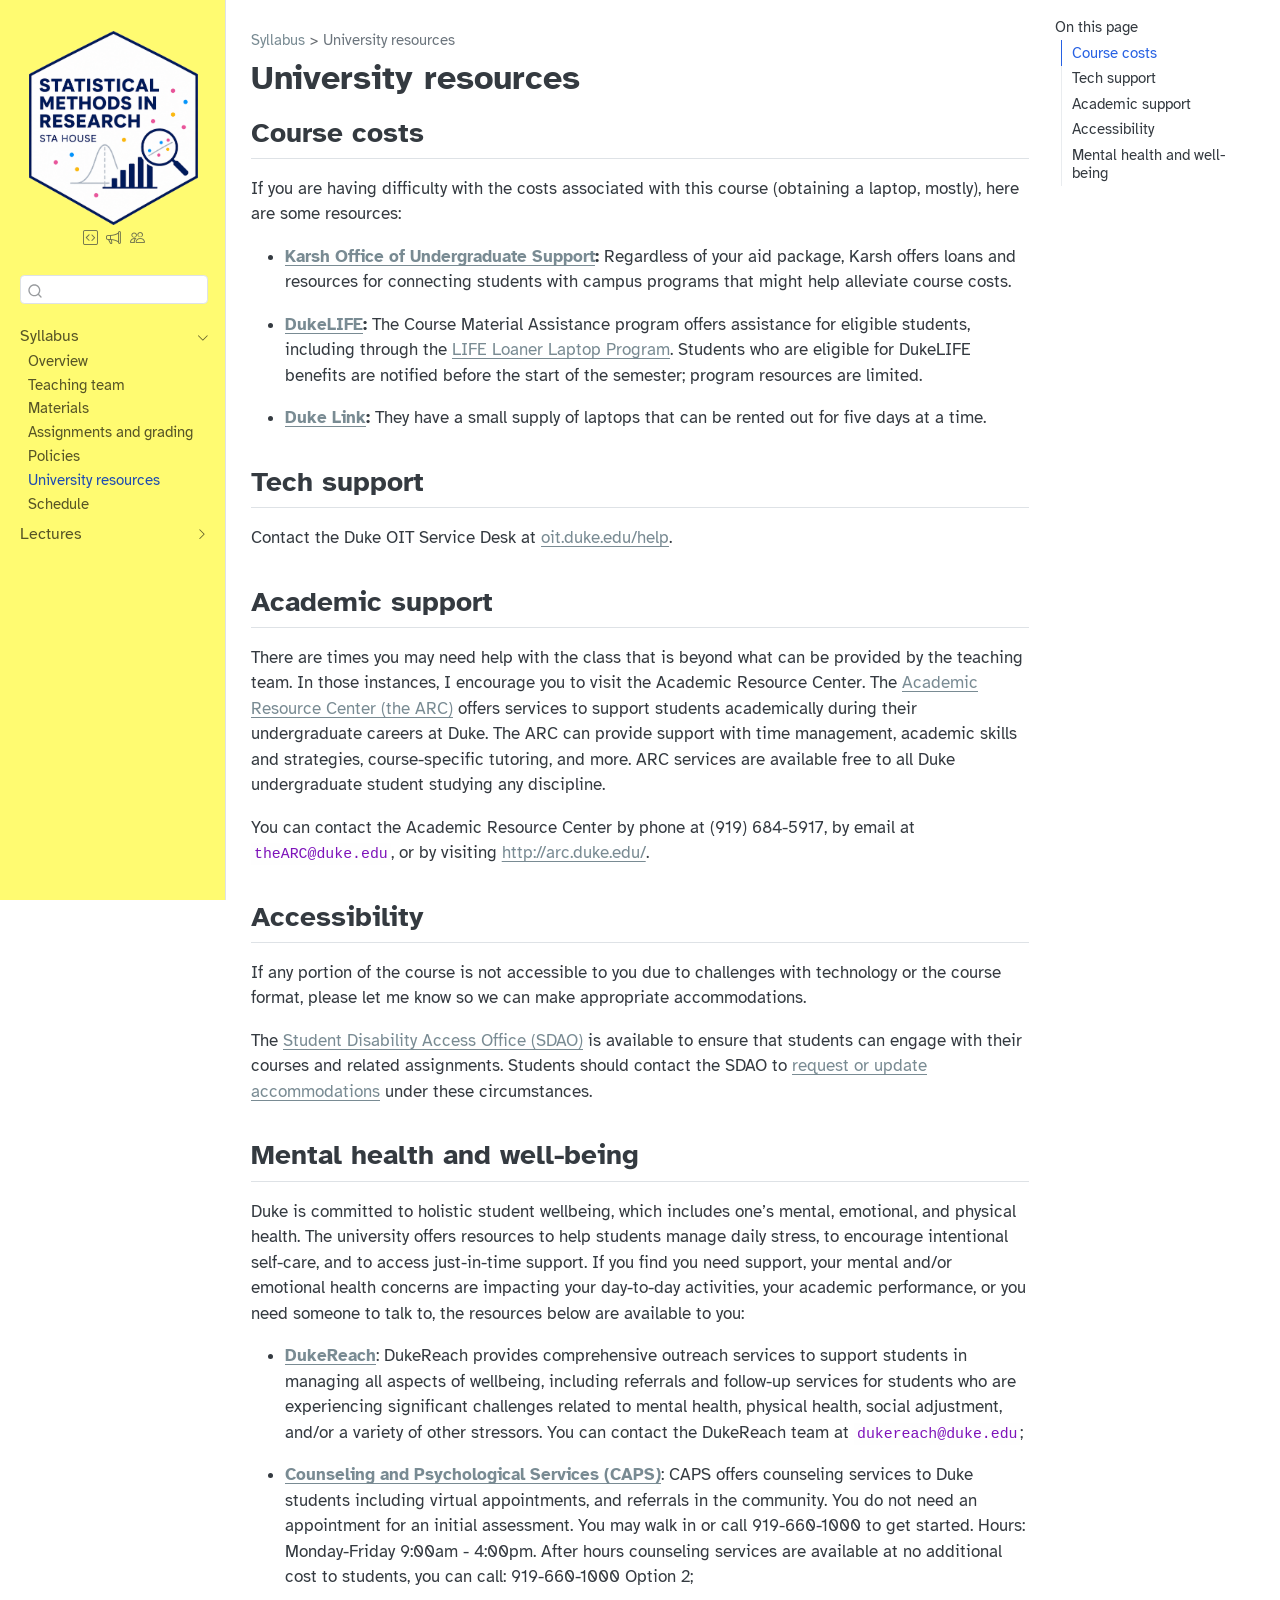
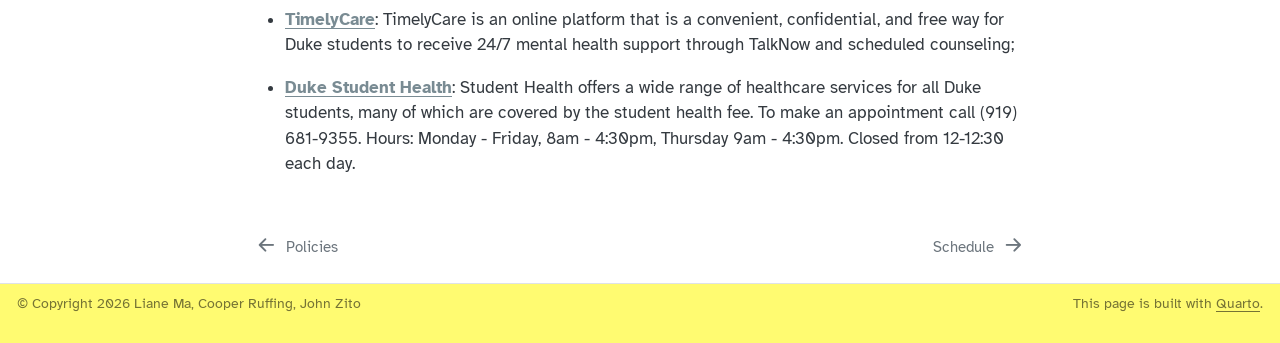
<file: syllabus/syllabus-resources.html>
<!DOCTYPE html>
<html xmlns="http://www.w3.org/1999/xhtml" lang="en" xml:lang="en"><head>

<meta charset="utf-8">
<meta name="generator" content="quarto-1.9.37">

<meta name="viewport" content="width=device-width, initial-scale=1.0, user-scalable=yes">


<title>University resources – STA HOUSE Spring 2026</title>
<style>
/* Default styles provided by pandoc.
** See https://pandoc.org/MANUAL.html#variables-for-html for config info.
*/
code{white-space: pre-wrap;}
span.smallcaps{font-variant: small-caps;}
div.columns{display: flex; gap: min(4vw, 1.5em);}
div.column{flex: auto; overflow-x: auto;}
div.hanging-indent{margin-left: 1.5em; text-indent: -1.5em;}
ul.task-list{list-style: none;}
ul.task-list li input[type="checkbox"] {
  width: 0.8em;
  margin: 0 0.8em 0.2em -1em; /* quarto-specific, see https://github.com/quarto-dev/quarto-cli/issues/4556 */ 
  vertical-align: middle;
}
</style>


<script src="../site_libs/quarto-nav/quarto-nav.js"></script>
<script src="../site_libs/clipboard/clipboard.min.js"></script>
<script src="../site_libs/quarto-search/autocomplete.umd.js"></script>
<script src="../site_libs/quarto-search/fuse.min.js"></script>
<script src="../site_libs/quarto-search/quarto-search.js"></script>
<meta name="quarto:offset" content="../">
<link href="../index.html" rel="next">
<link href="../syllabus/syllabus-policies.html" rel="prev">
<script src="../site_libs/quarto-html/quarto.js" type="module"></script>
<script src="../site_libs/quarto-html/tabsets/tabsets.js" type="module"></script>
<script src="../site_libs/quarto-html/popper.min.js"></script>
<script src="../site_libs/quarto-html/tippy.umd.min.js"></script>
<script src="../site_libs/quarto-html/anchor.min.js"></script>
<link href="../site_libs/quarto-html/tippy.css" rel="stylesheet">
<link href="../site_libs/quarto-html/quarto-syntax-highlighting-cad2a2f8a56dfe71ee895a68e79c9b9a.css" rel="stylesheet" id="quarto-text-highlighting-styles">
<script src="../site_libs/bootstrap/bootstrap.min.js"></script>
<link href="../site_libs/bootstrap/bootstrap-icons.css" rel="stylesheet">
<link href="../site_libs/bootstrap/bootstrap-bee3f57ef230264cb5270c97f1893b01.min.css" rel="stylesheet" append-hash="true" id="quarto-bootstrap" data-mode="light">
<script id="quarto-search-options" type="application/json">{
  "location": "sidebar",
  "copy-button": false,
  "collapse-after": 3,
  "panel-placement": "start",
  "type": "textbox",
  "limit": 50,
  "keyboard-shortcut": [
    "f",
    "/",
    "s"
  ],
  "show-item-context": false,
  "language": {
    "search-no-results-text": "No results",
    "search-matching-documents-text": "matching documents",
    "search-copy-link-title": "Copy link to search",
    "search-hide-matches-text": "Hide additional matches",
    "search-more-match-text": "more match in this document",
    "search-more-matches-text": "more matches in this document",
    "search-clear-button-title": "Clear",
    "search-text-placeholder": "",
    "search-detached-cancel-button-title": "Cancel",
    "search-submit-button-title": "Submit",
    "search-label": "Search"
  }
}</script>


<meta property="og:title" content="University resources – STA HOUSE Spring 2026">
<meta property="og:description" content="Homepage for Statistical Methods in Research at Duke University, Fall 2026.">
<meta property="og:site_name" content="STA HOUSE Spring 2026">
</head>

<body class="nav-sidebar docked quarto-light">

<div id="quarto-search-results"></div>
  <header id="quarto-header" class="headroom fixed-top">
  <nav class="quarto-secondary-nav">
    <div class="container-fluid d-flex">
      <button type="button" class="quarto-btn-toggle btn" data-bs-toggle="collapse" role="button" data-bs-target=".quarto-sidebar-collapse-item" aria-controls="quarto-sidebar" aria-expanded="false" aria-label="Toggle sidebar navigation" onclick="if (window.quartoToggleHeadroom) { window.quartoToggleHeadroom(); }">
        <i class="bi bi-layout-text-sidebar-reverse"></i>
      </button>
        <nav class="quarto-page-breadcrumbs" aria-label="breadcrumb"><ol class="breadcrumb"><li class="breadcrumb-item"><a href="../syllabus/syllabus-overview.html">Syllabus</a></li><li class="breadcrumb-item"><a href="../syllabus/syllabus-resources.html">University resources</a></li></ol></nav>
        <a class="flex-grow-1" role="navigation" data-bs-toggle="collapse" data-bs-target=".quarto-sidebar-collapse-item" aria-controls="quarto-sidebar" aria-expanded="false" aria-label="Toggle sidebar navigation" onclick="if (window.quartoToggleHeadroom) { window.quartoToggleHeadroom(); }">      
        </a>
      <button type="button" class="btn quarto-search-button" aria-label="Search" onclick="window.quartoOpenSearch();">
        <i class="bi bi-search"></i>
      </button>
    </div>
  </nav>
</header>
<!-- content -->
<div id="quarto-content" class="quarto-container page-columns page-rows-contents page-layout-article">
<!-- sidebar -->
  <nav id="quarto-sidebar" class="sidebar collapse collapse-horizontal quarto-sidebar-collapse-item sidebar-navigation docked overflow-auto">
    <div class="pt-lg-2 mt-2 text-center sidebar-header">
      <a href="../index.html" class="sidebar-logo-link">
      <img src="../img/stahouse_hexagon.png" alt="" class="sidebar-logo light-content py-0 d-lg-inline d-none">
      <img src="../img/stahouse_hexagon.png" alt="" class="sidebar-logo dark-content py-0 d-lg-inline d-none">
      </a>
      <div class="sidebar-tools-main tools-wide">
    <a href="https://cmgr.oit.duke.edu/containers" title="RStudio Containers" class="quarto-navigation-tool px-1" aria-label="RStudio Containers"><i class="bi bi-code-square"></i></a>
    <a href="https://go.canvas.duke.edu/" title="Canvas" class="quarto-navigation-tool px-1" aria-label="Canvas"><i class="bi bi-megaphone"></i></a>
    <a href="https://edstem.org/us/courses/89284/discussion" title="Ed Discussion" class="quarto-navigation-tool px-1" aria-label="Ed Discussion"><i class="bi bi-people"></i></a>
</div>
      </div>
        <div class="mt-2 flex-shrink-0 align-items-center">
        <div class="sidebar-search">
        <div id="quarto-search" class="" title="Search"></div>
        </div>
        </div>
    <div class="sidebar-menu-container"> 
    <ul class="list-unstyled mt-1">
        <li class="sidebar-item sidebar-item-section">
      <div class="sidebar-item-container"> 
            <a class="sidebar-item-text sidebar-link text-start" data-bs-toggle="collapse" data-bs-target="#quarto-sidebar-section-1" role="navigation" aria-expanded="true">
 <span class="menu-text">Syllabus</span></a>
          <a class="sidebar-item-toggle text-start" data-bs-toggle="collapse" data-bs-target="#quarto-sidebar-section-1" role="navigation" aria-expanded="true" aria-label="Toggle section">
            <i class="bi bi-chevron-right ms-2"></i>
          </a> 
      </div>
      <ul id="quarto-sidebar-section-1" class="collapse list-unstyled sidebar-section depth1 show">  
          <li class="sidebar-item">
  <div class="sidebar-item-container"> 
  <a href="../syllabus/syllabus-overview.html" class="sidebar-item-text sidebar-link">
 <span class="menu-text">Overview</span></a>
  </div>
</li>
          <li class="sidebar-item">
  <div class="sidebar-item-container"> 
  <a href="../syllabus/syllabus-team.html" class="sidebar-item-text sidebar-link">
 <span class="menu-text">Teaching team</span></a>
  </div>
</li>
          <li class="sidebar-item">
  <div class="sidebar-item-container"> 
  <a href="../syllabus/syllabus-materials.html" class="sidebar-item-text sidebar-link">
 <span class="menu-text">Materials</span></a>
  </div>
</li>
          <li class="sidebar-item">
  <div class="sidebar-item-container"> 
  <a href="../syllabus/syllabus-assignments.html" class="sidebar-item-text sidebar-link">
 <span class="menu-text">Assignments and grading</span></a>
  </div>
</li>
          <li class="sidebar-item">
  <div class="sidebar-item-container"> 
  <a href="../syllabus/syllabus-policies.html" class="sidebar-item-text sidebar-link">
 <span class="menu-text">Policies</span></a>
  </div>
</li>
          <li class="sidebar-item">
  <div class="sidebar-item-container"> 
  <a href="../syllabus/syllabus-resources.html" class="sidebar-item-text sidebar-link active">
 <span class="menu-text">University resources</span></a>
  </div>
</li>
          <li class="sidebar-item">
  <div class="sidebar-item-container"> 
  <a href="../index.html" class="sidebar-item-text sidebar-link">
 <span class="menu-text">Schedule</span></a>
  </div>
</li>
      </ul>
  </li>
        <li class="sidebar-item sidebar-item-section">
      <div class="sidebar-item-container"> 
            <a class="sidebar-item-text sidebar-link text-start collapsed" data-bs-toggle="collapse" data-bs-target="#quarto-sidebar-section-2" role="navigation" aria-expanded="false">
 <span class="menu-text">Lectures</span></a>
          <a class="sidebar-item-toggle text-start collapsed" data-bs-toggle="collapse" data-bs-target="#quarto-sidebar-section-2" role="navigation" aria-expanded="false" aria-label="Toggle section">
            <i class="bi bi-chevron-right ms-2"></i>
          </a> 
      </div>
      <ul id="quarto-sidebar-section-2" class="collapse list-unstyled sidebar-section depth1 ">  
          <li class="sidebar-item">
  <div class="sidebar-item-container"> 
  <a href="../lectures/lectures-lecture1.html" class="sidebar-item-text sidebar-link">
 <span class="menu-text">Lecture 1</span></a>
  </div>
</li>
          <li class="sidebar-item">
  <div class="sidebar-item-container"> 
  <a href="../lectures/lectures-lecture2.html" class="sidebar-item-text sidebar-link">
 <span class="menu-text">Lecture 2</span></a>
  </div>
</li>
          <li class="sidebar-item">
  <div class="sidebar-item-container"> 
  <a href="../lectures/lectures-lecture3.html" class="sidebar-item-text sidebar-link">
 <span class="menu-text">Lecture 3</span></a>
  </div>
</li>
          <li class="sidebar-item">
  <div class="sidebar-item-container"> 
  <a href="../lectures/lectures-lecture4.html" class="sidebar-item-text sidebar-link">
 <span class="menu-text">Lecture 4</span></a>
  </div>
</li>
          <li class="sidebar-item">
  <div class="sidebar-item-container"> 
  <a href="../lectures/lectures-lecture5.html" class="sidebar-item-text sidebar-link">
 <span class="menu-text">Lecture 5</span></a>
  </div>
</li>
      </ul>
  </li>
    </ul>
    </div>
</nav>
<div id="quarto-sidebar-glass" class="quarto-sidebar-collapse-item" data-bs-toggle="collapse" data-bs-target=".quarto-sidebar-collapse-item"></div>
<!-- margin-sidebar -->
    <div id="quarto-margin-sidebar" class="sidebar margin-sidebar">
        <nav id="TOC" role="doc-toc" class="toc-active">
    <h2 id="toc-title">On this page</h2>
   
  <ul>
  <li><a href="#course-costs" id="toc-course-costs" class="nav-link active" data-scroll-target="#course-costs">Course costs</a></li>
  <li><a href="#tech-support" id="toc-tech-support" class="nav-link" data-scroll-target="#tech-support">Tech support</a></li>
  <li><a href="#academic-support" id="toc-academic-support" class="nav-link" data-scroll-target="#academic-support">Academic support</a></li>
  <li><a href="#accessibility" id="toc-accessibility" class="nav-link" data-scroll-target="#accessibility">Accessibility</a></li>
  <li><a href="#mental-health-and-well-being" id="toc-mental-health-and-well-being" class="nav-link" data-scroll-target="#mental-health-and-well-being">Mental health and well-being</a></li>
  </ul>
</nav>
    </div>
<!-- main -->
<main class="content" id="quarto-document-content">

<header id="title-block-header" class="quarto-title-block default"><nav class="quarto-page-breadcrumbs quarto-title-breadcrumbs d-none d-lg-block" aria-label="breadcrumb"><ol class="breadcrumb"><li class="breadcrumb-item"><a href="../syllabus/syllabus-overview.html">Syllabus</a></li><li class="breadcrumb-item"><a href="../syllabus/syllabus-resources.html">University resources</a></li></ol></nav>
<div class="quarto-title">
<h1 class="title">University resources</h1>
</div>



<div class="quarto-title-meta">

    
  
    
  </div>
  


</header>


<section id="course-costs" class="level2">
<h2 class="anchored" data-anchor-id="course-costs">Course costs</h2>
<p>If you are having difficulty with the costs associated with this course (obtaining a laptop, mostly), here are some resources:</p>
<ul>
<li><p><a href="https://financialaid.duke.edu/"><strong>Karsh Office of Undergraduate Support</strong></a><strong>:</strong> Regardless of your aid package, Karsh offers loans and resources for connecting students with campus programs that might help alleviate course costs.</p></li>
<li><p><a href="https://dukelife.duke.edu/programs/course-materials-assistance/"><strong>DukeLIFE</strong></a><strong>:</strong> The Course Material Assistance program offers assistance for eligible students, including through the <a href="https://dukelife.duke.edu/academic-support/loaner-laptop-program/">LIFE Loaner Laptop Program</a>. Students who are eligible for DukeLIFE benefits are notified before the start of the semester; program resources are limited.</p></li>
<li><p><a href="https://link.duke.edu/"><strong>Duke Link</strong></a><strong>:</strong> They have a small supply of laptops that can be rented out for five days at a time.</p></li>
</ul>
</section>
<section id="tech-support" class="level2">
<h2 class="anchored" data-anchor-id="tech-support">Tech support</h2>
<p>Contact the Duke OIT Service Desk at <a href="https://oit.duke.edu/help">oit.duke.edu/help</a>.</p>
</section>
<section id="academic-support" class="level2">
<h2 class="anchored" data-anchor-id="academic-support">Academic support</h2>
<p>There are times you may need help with the class that is beyond what can be provided by the teaching team. In those instances, I encourage you to visit the Academic Resource Center. The <a href="https://arc.duke.edu">Academic Resource Center (the ARC)</a> offers services to support students academically during their undergraduate careers at Duke. The ARC can provide support with time management, academic skills and strategies, course-specific tutoring, and more. ARC services are available free to all Duke undergraduate student studying any discipline.</p>
<p>You can contact the Academic Resource Center by phone at (919) 684-5917, by email at <code>theARC@duke.edu</code>, or by visiting <a href="http://arc.duke.edu/" class="uri">http://arc.duke.edu/</a>.</p>
</section>
<section id="accessibility" class="level2">
<h2 class="anchored" data-anchor-id="accessibility">Accessibility</h2>
<p>If any portion of the course is not accessible to you due to challenges with technology or the course format, please let me know so we can make appropriate accommodations.</p>
<p>The <a href="https://access.duke.edu/students">Student Disability Access Office (SDAO)</a> is available to ensure that students can engage with their courses and related assignments. Students should contact the SDAO to <a href="https://access.duke.edu/requests">request or update accommodations</a> under these circumstances.</p>
</section>
<section id="mental-health-and-well-being" class="level2">
<h2 class="anchored" data-anchor-id="mental-health-and-well-being">Mental health and well-being</h2>
<p>Duke is committed to holistic student wellbeing, which includes one’s mental, emotional, and physical health. The university offers resources to help students manage daily stress, to encourage intentional self-care, and to access just-in-time support. If you find you need support, your mental and/or emotional health concerns are impacting your day-to-day activities, your academic performance, or you need someone to talk to, the resources below are available to you:</p>
<ul>
<li><p><a href="https://students.duke.edu/wellness/dukereach/"><strong>DukeReach</strong></a>: DukeReach provides comprehensive outreach services to support students in managing all aspects of wellbeing, including referrals and follow-up services for students who are experiencing significant challenges related to mental health, physical health, social adjustment, and/or a variety of other stressors. You can contact the DukeReach team at <code>dukereach@duke.edu</code>;</p></li>
<li><p><a href="https://students.duke.edu/wellness/caps/"><strong>Counseling and Psychological Services (CAPS)</strong></a>: CAPS offers counseling services to Duke students including virtual appointments, and referrals in the community. You do not need an appointment for an initial assessment. You may walk in or call 919-660-1000 to get started. Hours: Monday-Friday 9:00am - 4:00pm. After hours counseling services are available at no additional cost to students, you can call: 919-660-1000 Option 2;</p></li>
<li><p><a href="https://app.timelycare.com/auth/login"><strong>TimelyCare</strong></a>: TimelyCare is an online platform that is a convenient, confidential, and free way for Duke students to receive 24/7 mental health support through TalkNow and scheduled counseling;</p></li>
<li><p><a href="https://students.duke.edu/wellness/studenthealth/"><strong>Duke Student Health</strong></a>: Student Health offers a wide range of healthcare services for all Duke students, many of which are covered by the student health fee. To make an appointment call (919) 681-9355. Hours: Monday - Friday, 8am - 4:30pm, Thursday 9am - 4:30pm. Closed from 12-12:30 each day.</p></li>
</ul>


</section>

</main> <!-- /main -->
<script id="quarto-html-after-body" type="application/javascript">
  window.document.addEventListener("DOMContentLoaded", function (event) {
    const icon = "";
    const anchorJS = new window.AnchorJS();
    anchorJS.options = {
      placement: 'right',
      icon: icon
    };
    anchorJS.add('.anchored');
    const isCodeAnnotation = (el) => {
      for (const clz of el.classList) {
        if (clz.startsWith('code-annotation-')) {                     
          return true;
        }
      }
      return false;
    }
    const onCopySuccess = function(e) {
      // button target
      const button = e.trigger;
      // don't keep focus
      button.blur();
      // flash "checked"
      button.classList.add('code-copy-button-checked');
      var currentTitle = button.getAttribute("title");
      button.setAttribute("title", "Copied!");
      let tooltip;
      if (window.bootstrap) {
        button.setAttribute("data-bs-toggle", "tooltip");
        button.setAttribute("data-bs-placement", "left");
        button.setAttribute("data-bs-title", "Copied!");
        tooltip = new bootstrap.Tooltip(button, 
          { trigger: "manual", 
            customClass: "code-copy-button-tooltip",
            offset: [0, -8]});
        tooltip.show();    
      }
      setTimeout(function() {
        if (tooltip) {
          tooltip.hide();
          button.removeAttribute("data-bs-title");
          button.removeAttribute("data-bs-toggle");
          button.removeAttribute("data-bs-placement");
        }
        button.setAttribute("title", currentTitle);
        button.classList.remove('code-copy-button-checked');
      }, 1000);
      // clear code selection
      e.clearSelection();
    }
    const getTextToCopy = function(trigger) {
      const outerScaffold = trigger.parentElement.cloneNode(true);
      const codeEl = outerScaffold.querySelector('code');
      for (const childEl of codeEl.children) {
        if (isCodeAnnotation(childEl)) {
          childEl.remove();
        }
      }
      return codeEl.innerText;
    }
    const clipboard = new window.ClipboardJS('.code-copy-button:not([data-in-quarto-modal])', {
      text: getTextToCopy
    });
    clipboard.on('success', onCopySuccess);
    if (window.document.getElementById('quarto-embedded-source-code-modal')) {
      const clipboardModal = new window.ClipboardJS('.code-copy-button[data-in-quarto-modal]', {
        text: getTextToCopy,
        container: window.document.getElementById('quarto-embedded-source-code-modal')
      });
      clipboardModal.on('success', onCopySuccess);
    }
      var localhostRegex = new RegExp(/^(?:http|https):\/\/localhost\:?[0-9]*\//);
      var mailtoRegex = new RegExp(/^mailto:/);
        var filterRegex = new RegExp("https:\/\/sta-house-s26\.github\.io\/sta-house-f26\.github\.io\/");
      var isInternal = (href) => {
          return filterRegex.test(href) || localhostRegex.test(href) || mailtoRegex.test(href);
      }
      // Inspect non-navigation links and adorn them if external
     var links = window.document.querySelectorAll('a[href]:not(.nav-link):not(.navbar-brand):not(.toc-action):not(.sidebar-link):not(.sidebar-item-toggle):not(.pagination-link):not(.no-external):not([aria-hidden]):not(.dropdown-item):not(.quarto-navigation-tool):not(.about-link)');
      for (var i=0; i<links.length; i++) {
        const link = links[i];
        if (!isInternal(link.href)) {
          // undo the damage that might have been done by quarto-nav.js in the case of
          // links that we want to consider external
          if (link.dataset.originalHref !== undefined) {
            link.href = link.dataset.originalHref;
          }
        }
      }
    function tippyHover(el, contentFn, onTriggerFn, onUntriggerFn) {
      const config = {
        allowHTML: true,
        maxWidth: 500,
        delay: 100,
        arrow: false,
        appendTo: function(el) {
            return el.parentElement;
        },
        interactive: true,
        interactiveBorder: 10,
        theme: 'quarto',
        placement: 'bottom-start',
      };
      if (contentFn) {
        config.content = contentFn;
      }
      if (onTriggerFn) {
        config.onTrigger = onTriggerFn;
      }
      if (onUntriggerFn) {
        config.onUntrigger = onUntriggerFn;
      }
      window.tippy(el, config); 
    }
    const noterefs = window.document.querySelectorAll('a[role="doc-noteref"]');
    for (var i=0; i<noterefs.length; i++) {
      const ref = noterefs[i];
      tippyHover(ref, function() {
        // use id or data attribute instead here
        let href = ref.getAttribute('data-footnote-href') || ref.getAttribute('href');
        try { href = new URL(href).hash; } catch {}
        const id = href.replace(/^#\/?/, "");
        const note = window.document.getElementById(id);
        if (note) {
          return note.innerHTML;
        } else {
          return "";
        }
      });
    }
    const xrefs = window.document.querySelectorAll('a.quarto-xref');
    const processXRef = (id, note) => {
      // Strip column container classes
      const stripColumnClz = (el) => {
        el.classList.remove("page-full", "page-columns");
        if (el.children) {
          for (const child of el.children) {
            stripColumnClz(child);
          }
        }
      }
      stripColumnClz(note)
      if (id === null || id.startsWith('sec-')) {
        // Special case sections, only their first couple elements
        const container = document.createElement("div");
        if (note.children && note.children.length > 2) {
          container.appendChild(note.children[0].cloneNode(true));
          for (let i = 1; i < note.children.length; i++) {
            const child = note.children[i];
            if (child.tagName === "P" && child.innerText === "") {
              continue;
            } else {
              container.appendChild(child.cloneNode(true));
              break;
            }
          }
          if (window.Quarto?.typesetMath) {
            window.Quarto.typesetMath(container);
          }
          return container.innerHTML
        } else {
          if (window.Quarto?.typesetMath) {
            window.Quarto.typesetMath(note);
          }
          return note.innerHTML;
        }
      } else {
        // Remove any anchor links if they are present
        const anchorLink = note.querySelector('a.anchorjs-link');
        if (anchorLink) {
          anchorLink.remove();
        }
        if (window.Quarto?.typesetMath) {
          window.Quarto.typesetMath(note);
        }
        if (note.classList.contains("callout")) {
          return note.outerHTML;
        } else {
          return note.innerHTML;
        }
      }
    }
    for (var i=0; i<xrefs.length; i++) {
      const xref = xrefs[i];
      tippyHover(xref, undefined, function(instance) {
        instance.disable();
        let url = xref.getAttribute('href');
        let hash = undefined; 
        if (url.startsWith('#')) {
          hash = url;
        } else {
          try { hash = new URL(url).hash; } catch {}
        }
        if (hash) {
          const id = hash.replace(/^#\/?/, "");
          const note = window.document.getElementById(id);
          if (note !== null) {
            try {
              const html = processXRef(id, note.cloneNode(true));
              instance.setContent(html);
            } finally {
              instance.enable();
              instance.show();
            }
          } else {
            // See if we can fetch this
            fetch(url.split('#')[0])
            .then(res => res.text())
            .then(html => {
              const parser = new DOMParser();
              const htmlDoc = parser.parseFromString(html, "text/html");
              const note = htmlDoc.getElementById(id);
              if (note !== null) {
                const html = processXRef(id, note);
                instance.setContent(html);
              } 
            }).finally(() => {
              instance.enable();
              instance.show();
            });
          }
        } else {
          // See if we can fetch a full url (with no hash to target)
          // This is a special case and we should probably do some content thinning / targeting
          fetch(url)
          .then(res => res.text())
          .then(html => {
            const parser = new DOMParser();
            const htmlDoc = parser.parseFromString(html, "text/html");
            const note = htmlDoc.querySelector('main.content');
            if (note !== null) {
              // This should only happen for chapter cross references
              // (since there is no id in the URL)
              // remove the first header
              if (note.children.length > 0 && note.children[0].tagName === "HEADER") {
                note.children[0].remove();
              }
              const html = processXRef(null, note);
              instance.setContent(html);
            } 
          }).finally(() => {
            instance.enable();
            instance.show();
          });
        }
      }, function(instance) {
      });
    }
        let selectedAnnoteEl;
        const selectorForAnnotation = ( cell, annotation) => {
          let cellAttr = 'data-code-cell="' + cell + '"';
          let lineAttr = 'data-code-annotation="' +  annotation + '"';
          const selector = 'span[' + cellAttr + '][' + lineAttr + ']';
          return selector;
        }
        const selectCodeLines = (annoteEl) => {
          const doc = window.document;
          const targetCell = annoteEl.getAttribute("data-target-cell");
          const targetAnnotation = annoteEl.getAttribute("data-target-annotation");
          const annoteSpan = window.document.querySelector(selectorForAnnotation(targetCell, targetAnnotation));
          const lines = annoteSpan.getAttribute("data-code-lines").split(",");
          const lineIds = lines.map((line) => {
            return targetCell + "-" + line;
          })
          let top = null;
          let height = null;
          let parent = null;
          if (lineIds.length > 0) {
              //compute the position of the single el (top and bottom and make a div)
              const el = window.document.getElementById(lineIds[0]);
              top = el.offsetTop;
              height = el.offsetHeight;
              parent = el.parentElement.parentElement;
            if (lineIds.length > 1) {
              const lastEl = window.document.getElementById(lineIds[lineIds.length - 1]);
              const bottom = lastEl.offsetTop + lastEl.offsetHeight;
              height = bottom - top;
            }
            if (top !== null && height !== null && parent !== null) {
              // cook up a div (if necessary) and position it 
              let div = window.document.getElementById("code-annotation-line-highlight");
              if (div === null) {
                div = window.document.createElement("div");
                div.setAttribute("id", "code-annotation-line-highlight");
                div.style.position = 'absolute';
                parent.appendChild(div);
              }
              div.style.top = top - 2 + "px";
              div.style.height = height + 4 + "px";
              div.style.left = 0;
              let gutterDiv = window.document.getElementById("code-annotation-line-highlight-gutter");
              if (gutterDiv === null) {
                gutterDiv = window.document.createElement("div");
                gutterDiv.setAttribute("id", "code-annotation-line-highlight-gutter");
                gutterDiv.style.position = 'absolute';
                const codeCell = window.document.getElementById(targetCell);
                const gutter = codeCell.querySelector('.code-annotation-gutter');
                gutter.appendChild(gutterDiv);
              }
              gutterDiv.style.top = top - 2 + "px";
              gutterDiv.style.height = height + 4 + "px";
            }
            selectedAnnoteEl = annoteEl;
          }
        };
        const unselectCodeLines = () => {
          const elementsIds = ["code-annotation-line-highlight", "code-annotation-line-highlight-gutter"];
          elementsIds.forEach((elId) => {
            const div = window.document.getElementById(elId);
            if (div) {
              div.remove();
            }
          });
          selectedAnnoteEl = undefined;
        };
          // Handle positioning of the toggle
      window.addEventListener(
        "resize",
        throttle(() => {
          elRect = undefined;
          if (selectedAnnoteEl) {
            selectCodeLines(selectedAnnoteEl);
          }
        }, 10)
      );
      function throttle(fn, ms) {
      let throttle = false;
      let timer;
        return (...args) => {
          if(!throttle) { // first call gets through
              fn.apply(this, args);
              throttle = true;
          } else { // all the others get throttled
              if(timer) clearTimeout(timer); // cancel #2
              timer = setTimeout(() => {
                fn.apply(this, args);
                timer = throttle = false;
              }, ms);
          }
        };
      }
        // Attach click handler to the DT
        const annoteDls = window.document.querySelectorAll('dt[data-target-cell]');
        for (const annoteDlNode of annoteDls) {
          annoteDlNode.addEventListener('click', (event) => {
            const clickedEl = event.target;
            if (clickedEl !== selectedAnnoteEl) {
              unselectCodeLines();
              const activeEl = window.document.querySelector('dt[data-target-cell].code-annotation-active');
              if (activeEl) {
                activeEl.classList.remove('code-annotation-active');
              }
              selectCodeLines(clickedEl);
              clickedEl.classList.add('code-annotation-active');
            } else {
              // Unselect the line
              unselectCodeLines();
              clickedEl.classList.remove('code-annotation-active');
            }
          });
        }
    const findCites = (el) => {
      const parentEl = el.parentElement;
      if (parentEl) {
        const cites = parentEl.dataset.cites;
        if (cites) {
          return {
            el,
            cites: cites.split(' ')
          };
        } else {
          return findCites(el.parentElement)
        }
      } else {
        return undefined;
      }
    };
    var bibliorefs = window.document.querySelectorAll('a[role="doc-biblioref"]');
    for (var i=0; i<bibliorefs.length; i++) {
      const ref = bibliorefs[i];
      const citeInfo = findCites(ref);
      if (citeInfo) {
        tippyHover(citeInfo.el, function() {
          var popup = window.document.createElement('div');
          citeInfo.cites.forEach(function(cite) {
            var citeDiv = window.document.createElement('div');
            citeDiv.classList.add('hanging-indent');
            citeDiv.classList.add('csl-entry');
            var biblioDiv = window.document.getElementById('ref-' + cite);
            if (biblioDiv) {
              citeDiv.innerHTML = biblioDiv.innerHTML;
            }
            popup.appendChild(citeDiv);
          });
          return popup.innerHTML;
        });
      }
    }
  });
  </script>
<nav class="page-navigation">
  <div class="nav-page nav-page-previous">
      <a href="../syllabus/syllabus-policies.html" class="pagination-link" aria-label="Policies">
        <i class="bi bi-arrow-left-short"></i> <span class="nav-page-text">Policies</span>
      </a>          
  </div>
  <div class="nav-page nav-page-next">
      <a href="../index.html" class="pagination-link" aria-label="Schedule">
        <span class="nav-page-text">Schedule</span> <i class="bi bi-arrow-right-short"></i>
      </a>
  </div>
</nav>
</div> <!-- /content -->
<footer class="footer">
  <div class="nav-footer">
    <div class="nav-footer-left">
<p>© Copyright 2026 Liane Ma, Cooper Ruffing, John Zito</p>
</div>   
    <div class="nav-footer-center">
      &nbsp;
    </div>
    <div class="nav-footer-right">
<p>This page is built with <a href="https://quarto.org/">Quarto</a>.</p>
</div>
  </div>
</footer>




</body></html>
</file>
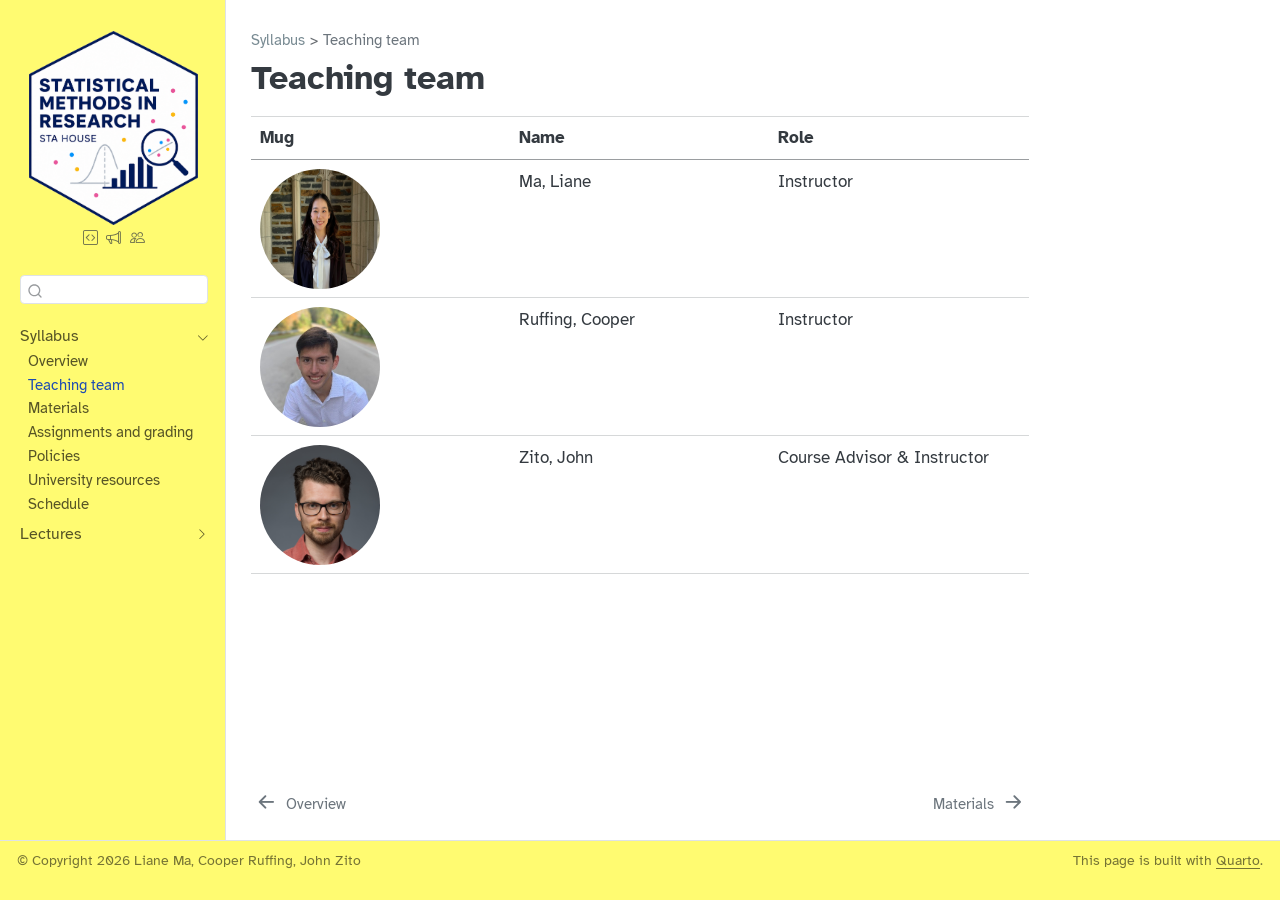
<file: syllabus/syllabus-team.html>
<!DOCTYPE html>
<html xmlns="http://www.w3.org/1999/xhtml" lang="en" xml:lang="en"><head>

<meta charset="utf-8">
<meta name="generator" content="quarto-1.9.37">

<meta name="viewport" content="width=device-width, initial-scale=1.0, user-scalable=yes">


<title>Teaching team – STA HOUSE Spring 2026</title>
<style>
/* Default styles provided by pandoc.
** See https://pandoc.org/MANUAL.html#variables-for-html for config info.
*/
code{white-space: pre-wrap;}
span.smallcaps{font-variant: small-caps;}
div.columns{display: flex; gap: min(4vw, 1.5em);}
div.column{flex: auto; overflow-x: auto;}
div.hanging-indent{margin-left: 1.5em; text-indent: -1.5em;}
ul.task-list{list-style: none;}
ul.task-list li input[type="checkbox"] {
  width: 0.8em;
  margin: 0 0.8em 0.2em -1em; /* quarto-specific, see https://github.com/quarto-dev/quarto-cli/issues/4556 */ 
  vertical-align: middle;
}
</style>


<script src="../site_libs/quarto-nav/quarto-nav.js"></script>
<script src="../site_libs/clipboard/clipboard.min.js"></script>
<script src="../site_libs/quarto-search/autocomplete.umd.js"></script>
<script src="../site_libs/quarto-search/fuse.min.js"></script>
<script src="../site_libs/quarto-search/quarto-search.js"></script>
<meta name="quarto:offset" content="../">
<link href="../syllabus/syllabus-materials.html" rel="next">
<link href="../syllabus/syllabus-overview.html" rel="prev">
<script src="../site_libs/quarto-html/quarto.js" type="module"></script>
<script src="../site_libs/quarto-html/tabsets/tabsets.js" type="module"></script>
<script src="../site_libs/quarto-html/popper.min.js"></script>
<script src="../site_libs/quarto-html/tippy.umd.min.js"></script>
<script src="../site_libs/quarto-html/anchor.min.js"></script>
<link href="../site_libs/quarto-html/tippy.css" rel="stylesheet">
<link href="../site_libs/quarto-html/quarto-syntax-highlighting-cad2a2f8a56dfe71ee895a68e79c9b9a.css" rel="stylesheet" id="quarto-text-highlighting-styles">
<script src="../site_libs/bootstrap/bootstrap.min.js"></script>
<link href="../site_libs/bootstrap/bootstrap-icons.css" rel="stylesheet">
<link href="../site_libs/bootstrap/bootstrap-bee3f57ef230264cb5270c97f1893b01.min.css" rel="stylesheet" append-hash="true" id="quarto-bootstrap" data-mode="light">
<script id="quarto-search-options" type="application/json">{
  "location": "sidebar",
  "copy-button": false,
  "collapse-after": 3,
  "panel-placement": "start",
  "type": "textbox",
  "limit": 50,
  "keyboard-shortcut": [
    "f",
    "/",
    "s"
  ],
  "show-item-context": false,
  "language": {
    "search-no-results-text": "No results",
    "search-matching-documents-text": "matching documents",
    "search-copy-link-title": "Copy link to search",
    "search-hide-matches-text": "Hide additional matches",
    "search-more-match-text": "more match in this document",
    "search-more-matches-text": "more matches in this document",
    "search-clear-button-title": "Clear",
    "search-text-placeholder": "",
    "search-detached-cancel-button-title": "Cancel",
    "search-submit-button-title": "Submit",
    "search-label": "Search"
  }
}</script>


<meta property="og:title" content="Teaching team – STA HOUSE Spring 2026">
<meta property="og:image" content="https://sta-house-s26.github.io/sta-house-f26.github.io/syllabus/images/lm.png">
<meta property="og:site_name" content="STA HOUSE Spring 2026">
<meta property="og:image:height" content="1142">
<meta property="og:image:width" content="1444">
</head>

<body class="nav-sidebar docked quarto-light">

<div id="quarto-search-results"></div>
  <header id="quarto-header" class="headroom fixed-top">
  <nav class="quarto-secondary-nav">
    <div class="container-fluid d-flex">
      <button type="button" class="quarto-btn-toggle btn" data-bs-toggle="collapse" role="button" data-bs-target=".quarto-sidebar-collapse-item" aria-controls="quarto-sidebar" aria-expanded="false" aria-label="Toggle sidebar navigation" onclick="if (window.quartoToggleHeadroom) { window.quartoToggleHeadroom(); }">
        <i class="bi bi-layout-text-sidebar-reverse"></i>
      </button>
        <nav class="quarto-page-breadcrumbs" aria-label="breadcrumb"><ol class="breadcrumb"><li class="breadcrumb-item"><a href="../syllabus/syllabus-overview.html">Syllabus</a></li><li class="breadcrumb-item"><a href="../syllabus/syllabus-team.html">Teaching team</a></li></ol></nav>
        <a class="flex-grow-1" role="navigation" data-bs-toggle="collapse" data-bs-target=".quarto-sidebar-collapse-item" aria-controls="quarto-sidebar" aria-expanded="false" aria-label="Toggle sidebar navigation" onclick="if (window.quartoToggleHeadroom) { window.quartoToggleHeadroom(); }">      
        </a>
      <button type="button" class="btn quarto-search-button" aria-label="Search" onclick="window.quartoOpenSearch();">
        <i class="bi bi-search"></i>
      </button>
    </div>
  </nav>
</header>
<!-- content -->
<div id="quarto-content" class="quarto-container page-columns page-rows-contents page-layout-article">
<!-- sidebar -->
  <nav id="quarto-sidebar" class="sidebar collapse collapse-horizontal quarto-sidebar-collapse-item sidebar-navigation docked overflow-auto">
    <div class="pt-lg-2 mt-2 text-center sidebar-header">
      <a href="../index.html" class="sidebar-logo-link">
      <img src="../img/stahouse_hexagon.png" alt="" class="sidebar-logo light-content py-0 d-lg-inline d-none">
      <img src="../img/stahouse_hexagon.png" alt="" class="sidebar-logo dark-content py-0 d-lg-inline d-none">
      </a>
      <div class="sidebar-tools-main tools-wide">
    <a href="https://cmgr.oit.duke.edu/containers" title="RStudio Containers" class="quarto-navigation-tool px-1" aria-label="RStudio Containers"><i class="bi bi-code-square"></i></a>
    <a href="https://go.canvas.duke.edu/" title="Canvas" class="quarto-navigation-tool px-1" aria-label="Canvas"><i class="bi bi-megaphone"></i></a>
    <a href="https://edstem.org/us/courses/89284/discussion" title="Ed Discussion" class="quarto-navigation-tool px-1" aria-label="Ed Discussion"><i class="bi bi-people"></i></a>
</div>
      </div>
        <div class="mt-2 flex-shrink-0 align-items-center">
        <div class="sidebar-search">
        <div id="quarto-search" class="" title="Search"></div>
        </div>
        </div>
    <div class="sidebar-menu-container"> 
    <ul class="list-unstyled mt-1">
        <li class="sidebar-item sidebar-item-section">
      <div class="sidebar-item-container"> 
            <a class="sidebar-item-text sidebar-link text-start" data-bs-toggle="collapse" data-bs-target="#quarto-sidebar-section-1" role="navigation" aria-expanded="true">
 <span class="menu-text">Syllabus</span></a>
          <a class="sidebar-item-toggle text-start" data-bs-toggle="collapse" data-bs-target="#quarto-sidebar-section-1" role="navigation" aria-expanded="true" aria-label="Toggle section">
            <i class="bi bi-chevron-right ms-2"></i>
          </a> 
      </div>
      <ul id="quarto-sidebar-section-1" class="collapse list-unstyled sidebar-section depth1 show">  
          <li class="sidebar-item">
  <div class="sidebar-item-container"> 
  <a href="../syllabus/syllabus-overview.html" class="sidebar-item-text sidebar-link">
 <span class="menu-text">Overview</span></a>
  </div>
</li>
          <li class="sidebar-item">
  <div class="sidebar-item-container"> 
  <a href="../syllabus/syllabus-team.html" class="sidebar-item-text sidebar-link active">
 <span class="menu-text">Teaching team</span></a>
  </div>
</li>
          <li class="sidebar-item">
  <div class="sidebar-item-container"> 
  <a href="../syllabus/syllabus-materials.html" class="sidebar-item-text sidebar-link">
 <span class="menu-text">Materials</span></a>
  </div>
</li>
          <li class="sidebar-item">
  <div class="sidebar-item-container"> 
  <a href="../syllabus/syllabus-assignments.html" class="sidebar-item-text sidebar-link">
 <span class="menu-text">Assignments and grading</span></a>
  </div>
</li>
          <li class="sidebar-item">
  <div class="sidebar-item-container"> 
  <a href="../syllabus/syllabus-policies.html" class="sidebar-item-text sidebar-link">
 <span class="menu-text">Policies</span></a>
  </div>
</li>
          <li class="sidebar-item">
  <div class="sidebar-item-container"> 
  <a href="../syllabus/syllabus-resources.html" class="sidebar-item-text sidebar-link">
 <span class="menu-text">University resources</span></a>
  </div>
</li>
          <li class="sidebar-item">
  <div class="sidebar-item-container"> 
  <a href="../index.html" class="sidebar-item-text sidebar-link">
 <span class="menu-text">Schedule</span></a>
  </div>
</li>
      </ul>
  </li>
        <li class="sidebar-item sidebar-item-section">
      <div class="sidebar-item-container"> 
            <a class="sidebar-item-text sidebar-link text-start collapsed" data-bs-toggle="collapse" data-bs-target="#quarto-sidebar-section-2" role="navigation" aria-expanded="false">
 <span class="menu-text">Lectures</span></a>
          <a class="sidebar-item-toggle text-start collapsed" data-bs-toggle="collapse" data-bs-target="#quarto-sidebar-section-2" role="navigation" aria-expanded="false" aria-label="Toggle section">
            <i class="bi bi-chevron-right ms-2"></i>
          </a> 
      </div>
      <ul id="quarto-sidebar-section-2" class="collapse list-unstyled sidebar-section depth1 ">  
          <li class="sidebar-item">
  <div class="sidebar-item-container"> 
  <a href="../lectures/lectures-lecture1.html" class="sidebar-item-text sidebar-link">
 <span class="menu-text">Lecture 1</span></a>
  </div>
</li>
          <li class="sidebar-item">
  <div class="sidebar-item-container"> 
  <a href="../lectures/lectures-lecture2.html" class="sidebar-item-text sidebar-link">
 <span class="menu-text">Lecture 2</span></a>
  </div>
</li>
          <li class="sidebar-item">
  <div class="sidebar-item-container"> 
  <a href="../lectures/lectures-lecture3.html" class="sidebar-item-text sidebar-link">
 <span class="menu-text">Lecture 3</span></a>
  </div>
</li>
          <li class="sidebar-item">
  <div class="sidebar-item-container"> 
  <a href="../lectures/lectures-lecture4.html" class="sidebar-item-text sidebar-link">
 <span class="menu-text">Lecture 4</span></a>
  </div>
</li>
          <li class="sidebar-item">
  <div class="sidebar-item-container"> 
  <a href="../lectures/lectures-lecture5.html" class="sidebar-item-text sidebar-link">
 <span class="menu-text">Lecture 5</span></a>
  </div>
</li>
      </ul>
  </li>
    </ul>
    </div>
</nav>
<div id="quarto-sidebar-glass" class="quarto-sidebar-collapse-item" data-bs-toggle="collapse" data-bs-target=".quarto-sidebar-collapse-item"></div>
<!-- margin-sidebar -->
    <div id="quarto-margin-sidebar" class="sidebar margin-sidebar zindex-bottom">
        
    </div>
<!-- main -->
<main class="content" id="quarto-document-content">

<header id="title-block-header" class="quarto-title-block default"><nav class="quarto-page-breadcrumbs quarto-title-breadcrumbs d-none d-lg-block" aria-label="breadcrumb"><ol class="breadcrumb"><li class="breadcrumb-item"><a href="../syllabus/syllabus-overview.html">Syllabus</a></li><li class="breadcrumb-item"><a href="../syllabus/syllabus-team.html">Teaching team</a></li></ol></nav>
<div class="quarto-title">
<h1 class="title">Teaching team</h1>
</div>



<div class="quarto-title-meta">

    
  
    
  </div>
  


</header>


<table class="caption-top table">
<colgroup>
<col style="width: 20%">
<col style="width: 20%">
<col style="width: 20%">
</colgroup>
<thead>
<tr class="header">
<th>Mug</th>
<th>Name</th>
<th>Role</th>
</tr>
</thead>
<tbody>
<tr class="odd">
<td><img src="images/lm.png" class="circ img-fluid"></td>
<td>Ma, Liane</td>
<td>Instructor</td>
</tr>
<tr class="even">
<td><img src="images/cr.jpeg" class="circ img-fluid"></td>
<td>Ruffing, Cooper</td>
<td>Instructor</td>
</tr>
<tr class="odd">
<td><img src="images/jz.jpg" class="circ img-fluid"></td>
<td>Zito, John</td>
<td>Course Advisor &amp; Instructor</td>
</tr>
</tbody>
</table>



</main> <!-- /main -->
<script id="quarto-html-after-body" type="application/javascript">
  window.document.addEventListener("DOMContentLoaded", function (event) {
    const icon = "";
    const anchorJS = new window.AnchorJS();
    anchorJS.options = {
      placement: 'right',
      icon: icon
    };
    anchorJS.add('.anchored');
    const isCodeAnnotation = (el) => {
      for (const clz of el.classList) {
        if (clz.startsWith('code-annotation-')) {                     
          return true;
        }
      }
      return false;
    }
    const onCopySuccess = function(e) {
      // button target
      const button = e.trigger;
      // don't keep focus
      button.blur();
      // flash "checked"
      button.classList.add('code-copy-button-checked');
      var currentTitle = button.getAttribute("title");
      button.setAttribute("title", "Copied!");
      let tooltip;
      if (window.bootstrap) {
        button.setAttribute("data-bs-toggle", "tooltip");
        button.setAttribute("data-bs-placement", "left");
        button.setAttribute("data-bs-title", "Copied!");
        tooltip = new bootstrap.Tooltip(button, 
          { trigger: "manual", 
            customClass: "code-copy-button-tooltip",
            offset: [0, -8]});
        tooltip.show();    
      }
      setTimeout(function() {
        if (tooltip) {
          tooltip.hide();
          button.removeAttribute("data-bs-title");
          button.removeAttribute("data-bs-toggle");
          button.removeAttribute("data-bs-placement");
        }
        button.setAttribute("title", currentTitle);
        button.classList.remove('code-copy-button-checked');
      }, 1000);
      // clear code selection
      e.clearSelection();
    }
    const getTextToCopy = function(trigger) {
      const outerScaffold = trigger.parentElement.cloneNode(true);
      const codeEl = outerScaffold.querySelector('code');
      for (const childEl of codeEl.children) {
        if (isCodeAnnotation(childEl)) {
          childEl.remove();
        }
      }
      return codeEl.innerText;
    }
    const clipboard = new window.ClipboardJS('.code-copy-button:not([data-in-quarto-modal])', {
      text: getTextToCopy
    });
    clipboard.on('success', onCopySuccess);
    if (window.document.getElementById('quarto-embedded-source-code-modal')) {
      const clipboardModal = new window.ClipboardJS('.code-copy-button[data-in-quarto-modal]', {
        text: getTextToCopy,
        container: window.document.getElementById('quarto-embedded-source-code-modal')
      });
      clipboardModal.on('success', onCopySuccess);
    }
      var localhostRegex = new RegExp(/^(?:http|https):\/\/localhost\:?[0-9]*\//);
      var mailtoRegex = new RegExp(/^mailto:/);
        var filterRegex = new RegExp("https:\/\/sta-house-s26\.github\.io\/sta-house-f26\.github\.io\/");
      var isInternal = (href) => {
          return filterRegex.test(href) || localhostRegex.test(href) || mailtoRegex.test(href);
      }
      // Inspect non-navigation links and adorn them if external
     var links = window.document.querySelectorAll('a[href]:not(.nav-link):not(.navbar-brand):not(.toc-action):not(.sidebar-link):not(.sidebar-item-toggle):not(.pagination-link):not(.no-external):not([aria-hidden]):not(.dropdown-item):not(.quarto-navigation-tool):not(.about-link)');
      for (var i=0; i<links.length; i++) {
        const link = links[i];
        if (!isInternal(link.href)) {
          // undo the damage that might have been done by quarto-nav.js in the case of
          // links that we want to consider external
          if (link.dataset.originalHref !== undefined) {
            link.href = link.dataset.originalHref;
          }
        }
      }
    function tippyHover(el, contentFn, onTriggerFn, onUntriggerFn) {
      const config = {
        allowHTML: true,
        maxWidth: 500,
        delay: 100,
        arrow: false,
        appendTo: function(el) {
            return el.parentElement;
        },
        interactive: true,
        interactiveBorder: 10,
        theme: 'quarto',
        placement: 'bottom-start',
      };
      if (contentFn) {
        config.content = contentFn;
      }
      if (onTriggerFn) {
        config.onTrigger = onTriggerFn;
      }
      if (onUntriggerFn) {
        config.onUntrigger = onUntriggerFn;
      }
      window.tippy(el, config); 
    }
    const noterefs = window.document.querySelectorAll('a[role="doc-noteref"]');
    for (var i=0; i<noterefs.length; i++) {
      const ref = noterefs[i];
      tippyHover(ref, function() {
        // use id or data attribute instead here
        let href = ref.getAttribute('data-footnote-href') || ref.getAttribute('href');
        try { href = new URL(href).hash; } catch {}
        const id = href.replace(/^#\/?/, "");
        const note = window.document.getElementById(id);
        if (note) {
          return note.innerHTML;
        } else {
          return "";
        }
      });
    }
    const xrefs = window.document.querySelectorAll('a.quarto-xref');
    const processXRef = (id, note) => {
      // Strip column container classes
      const stripColumnClz = (el) => {
        el.classList.remove("page-full", "page-columns");
        if (el.children) {
          for (const child of el.children) {
            stripColumnClz(child);
          }
        }
      }
      stripColumnClz(note)
      if (id === null || id.startsWith('sec-')) {
        // Special case sections, only their first couple elements
        const container = document.createElement("div");
        if (note.children && note.children.length > 2) {
          container.appendChild(note.children[0].cloneNode(true));
          for (let i = 1; i < note.children.length; i++) {
            const child = note.children[i];
            if (child.tagName === "P" && child.innerText === "") {
              continue;
            } else {
              container.appendChild(child.cloneNode(true));
              break;
            }
          }
          if (window.Quarto?.typesetMath) {
            window.Quarto.typesetMath(container);
          }
          return container.innerHTML
        } else {
          if (window.Quarto?.typesetMath) {
            window.Quarto.typesetMath(note);
          }
          return note.innerHTML;
        }
      } else {
        // Remove any anchor links if they are present
        const anchorLink = note.querySelector('a.anchorjs-link');
        if (anchorLink) {
          anchorLink.remove();
        }
        if (window.Quarto?.typesetMath) {
          window.Quarto.typesetMath(note);
        }
        if (note.classList.contains("callout")) {
          return note.outerHTML;
        } else {
          return note.innerHTML;
        }
      }
    }
    for (var i=0; i<xrefs.length; i++) {
      const xref = xrefs[i];
      tippyHover(xref, undefined, function(instance) {
        instance.disable();
        let url = xref.getAttribute('href');
        let hash = undefined; 
        if (url.startsWith('#')) {
          hash = url;
        } else {
          try { hash = new URL(url).hash; } catch {}
        }
        if (hash) {
          const id = hash.replace(/^#\/?/, "");
          const note = window.document.getElementById(id);
          if (note !== null) {
            try {
              const html = processXRef(id, note.cloneNode(true));
              instance.setContent(html);
            } finally {
              instance.enable();
              instance.show();
            }
          } else {
            // See if we can fetch this
            fetch(url.split('#')[0])
            .then(res => res.text())
            .then(html => {
              const parser = new DOMParser();
              const htmlDoc = parser.parseFromString(html, "text/html");
              const note = htmlDoc.getElementById(id);
              if (note !== null) {
                const html = processXRef(id, note);
                instance.setContent(html);
              } 
            }).finally(() => {
              instance.enable();
              instance.show();
            });
          }
        } else {
          // See if we can fetch a full url (with no hash to target)
          // This is a special case and we should probably do some content thinning / targeting
          fetch(url)
          .then(res => res.text())
          .then(html => {
            const parser = new DOMParser();
            const htmlDoc = parser.parseFromString(html, "text/html");
            const note = htmlDoc.querySelector('main.content');
            if (note !== null) {
              // This should only happen for chapter cross references
              // (since there is no id in the URL)
              // remove the first header
              if (note.children.length > 0 && note.children[0].tagName === "HEADER") {
                note.children[0].remove();
              }
              const html = processXRef(null, note);
              instance.setContent(html);
            } 
          }).finally(() => {
            instance.enable();
            instance.show();
          });
        }
      }, function(instance) {
      });
    }
        let selectedAnnoteEl;
        const selectorForAnnotation = ( cell, annotation) => {
          let cellAttr = 'data-code-cell="' + cell + '"';
          let lineAttr = 'data-code-annotation="' +  annotation + '"';
          const selector = 'span[' + cellAttr + '][' + lineAttr + ']';
          return selector;
        }
        const selectCodeLines = (annoteEl) => {
          const doc = window.document;
          const targetCell = annoteEl.getAttribute("data-target-cell");
          const targetAnnotation = annoteEl.getAttribute("data-target-annotation");
          const annoteSpan = window.document.querySelector(selectorForAnnotation(targetCell, targetAnnotation));
          const lines = annoteSpan.getAttribute("data-code-lines").split(",");
          const lineIds = lines.map((line) => {
            return targetCell + "-" + line;
          })
          let top = null;
          let height = null;
          let parent = null;
          if (lineIds.length > 0) {
              //compute the position of the single el (top and bottom and make a div)
              const el = window.document.getElementById(lineIds[0]);
              top = el.offsetTop;
              height = el.offsetHeight;
              parent = el.parentElement.parentElement;
            if (lineIds.length > 1) {
              const lastEl = window.document.getElementById(lineIds[lineIds.length - 1]);
              const bottom = lastEl.offsetTop + lastEl.offsetHeight;
              height = bottom - top;
            }
            if (top !== null && height !== null && parent !== null) {
              // cook up a div (if necessary) and position it 
              let div = window.document.getElementById("code-annotation-line-highlight");
              if (div === null) {
                div = window.document.createElement("div");
                div.setAttribute("id", "code-annotation-line-highlight");
                div.style.position = 'absolute';
                parent.appendChild(div);
              }
              div.style.top = top - 2 + "px";
              div.style.height = height + 4 + "px";
              div.style.left = 0;
              let gutterDiv = window.document.getElementById("code-annotation-line-highlight-gutter");
              if (gutterDiv === null) {
                gutterDiv = window.document.createElement("div");
                gutterDiv.setAttribute("id", "code-annotation-line-highlight-gutter");
                gutterDiv.style.position = 'absolute';
                const codeCell = window.document.getElementById(targetCell);
                const gutter = codeCell.querySelector('.code-annotation-gutter');
                gutter.appendChild(gutterDiv);
              }
              gutterDiv.style.top = top - 2 + "px";
              gutterDiv.style.height = height + 4 + "px";
            }
            selectedAnnoteEl = annoteEl;
          }
        };
        const unselectCodeLines = () => {
          const elementsIds = ["code-annotation-line-highlight", "code-annotation-line-highlight-gutter"];
          elementsIds.forEach((elId) => {
            const div = window.document.getElementById(elId);
            if (div) {
              div.remove();
            }
          });
          selectedAnnoteEl = undefined;
        };
          // Handle positioning of the toggle
      window.addEventListener(
        "resize",
        throttle(() => {
          elRect = undefined;
          if (selectedAnnoteEl) {
            selectCodeLines(selectedAnnoteEl);
          }
        }, 10)
      );
      function throttle(fn, ms) {
      let throttle = false;
      let timer;
        return (...args) => {
          if(!throttle) { // first call gets through
              fn.apply(this, args);
              throttle = true;
          } else { // all the others get throttled
              if(timer) clearTimeout(timer); // cancel #2
              timer = setTimeout(() => {
                fn.apply(this, args);
                timer = throttle = false;
              }, ms);
          }
        };
      }
        // Attach click handler to the DT
        const annoteDls = window.document.querySelectorAll('dt[data-target-cell]');
        for (const annoteDlNode of annoteDls) {
          annoteDlNode.addEventListener('click', (event) => {
            const clickedEl = event.target;
            if (clickedEl !== selectedAnnoteEl) {
              unselectCodeLines();
              const activeEl = window.document.querySelector('dt[data-target-cell].code-annotation-active');
              if (activeEl) {
                activeEl.classList.remove('code-annotation-active');
              }
              selectCodeLines(clickedEl);
              clickedEl.classList.add('code-annotation-active');
            } else {
              // Unselect the line
              unselectCodeLines();
              clickedEl.classList.remove('code-annotation-active');
            }
          });
        }
    const findCites = (el) => {
      const parentEl = el.parentElement;
      if (parentEl) {
        const cites = parentEl.dataset.cites;
        if (cites) {
          return {
            el,
            cites: cites.split(' ')
          };
        } else {
          return findCites(el.parentElement)
        }
      } else {
        return undefined;
      }
    };
    var bibliorefs = window.document.querySelectorAll('a[role="doc-biblioref"]');
    for (var i=0; i<bibliorefs.length; i++) {
      const ref = bibliorefs[i];
      const citeInfo = findCites(ref);
      if (citeInfo) {
        tippyHover(citeInfo.el, function() {
          var popup = window.document.createElement('div');
          citeInfo.cites.forEach(function(cite) {
            var citeDiv = window.document.createElement('div');
            citeDiv.classList.add('hanging-indent');
            citeDiv.classList.add('csl-entry');
            var biblioDiv = window.document.getElementById('ref-' + cite);
            if (biblioDiv) {
              citeDiv.innerHTML = biblioDiv.innerHTML;
            }
            popup.appendChild(citeDiv);
          });
          return popup.innerHTML;
        });
      }
    }
  });
  </script>
<nav class="page-navigation">
  <div class="nav-page nav-page-previous">
      <a href="../syllabus/syllabus-overview.html" class="pagination-link" aria-label="Overview">
        <i class="bi bi-arrow-left-short"></i> <span class="nav-page-text">Overview</span>
      </a>          
  </div>
  <div class="nav-page nav-page-next">
      <a href="../syllabus/syllabus-materials.html" class="pagination-link" aria-label="Materials">
        <span class="nav-page-text">Materials</span> <i class="bi bi-arrow-right-short"></i>
      </a>
  </div>
</nav>
</div> <!-- /content -->
<footer class="footer">
  <div class="nav-footer">
    <div class="nav-footer-left">
<p>© Copyright 2026 Liane Ma, Cooper Ruffing, John Zito</p>
</div>   
    <div class="nav-footer-center">
      &nbsp;
    </div>
    <div class="nav-footer-right">
<p>This page is built with <a href="https://quarto.org/">Quarto</a>.</p>
</div>
  </div>
</footer>




</body></html>
</file>
<file: site_libs/quarto-html/tippy.css>
.tippy-box[data-animation=fade][data-state=hidden]{opacity:0}[data-tippy-root]{max-width:calc(100vw - 10px)}.tippy-box{position:relative;background-color:#333;color:#fff;border-radius:4px;font-size:14px;line-height:1.4;white-space:normal;outline:0;transition-property:transform,visibility,opacity}.tippy-box[data-placement^=top]>.tippy-arrow{bottom:0}.tippy-box[data-placement^=top]>.tippy-arrow:before{bottom:-7px;left:0;border-width:8px 8px 0;border-top-color:initial;transform-origin:center top}.tippy-box[data-placement^=bottom]>.tippy-arrow{top:0}.tippy-box[data-placement^=bottom]>.tippy-arrow:before{top:-7px;left:0;border-width:0 8px 8px;border-bottom-color:initial;transform-origin:center bottom}.tippy-box[data-placement^=left]>.tippy-arrow{right:0}.tippy-box[data-placement^=left]>.tippy-arrow:before{border-width:8px 0 8px 8px;border-left-color:initial;right:-7px;transform-origin:center left}.tippy-box[data-placement^=right]>.tippy-arrow{left:0}.tippy-box[data-placement^=right]>.tippy-arrow:before{left:-7px;border-width:8px 8px 8px 0;border-right-color:initial;transform-origin:center right}.tippy-box[data-inertia][data-state=visible]{transition-timing-function:cubic-bezier(.54,1.5,.38,1.11)}.tippy-arrow{width:16px;height:16px;color:#333}.tippy-arrow:before{content:"";position:absolute;border-color:transparent;border-style:solid}.tippy-content{position:relative;padding:5px 9px;z-index:1}
</file>
<file: site_libs/quarto-html/quarto-syntax-highlighting-cad2a2f8a56dfe71ee895a68e79c9b9a.css>
/* quarto syntax highlight colors */
:root {
  --quarto-hl-ot-color: #d91e18;
  --quarto-hl-at-color: #a55a00;
  --quarto-hl-ss-color: #008000;
  --quarto-hl-an-color: #696969;
  --quarto-hl-fu-color: #06287e;
  --quarto-hl-st-color: #008000;
  --quarto-hl-cf-color: #d91e18;
  --quarto-hl-op-color: #00769e;
  --quarto-hl-er-color: #7928a1;
  --quarto-hl-bn-color: #7928a1;
  --quarto-hl-al-color: #7928a1;
  --quarto-hl-va-color: #a55a00;
  --quarto-hl-bu-color: inherit;
  --quarto-hl-ex-color: inherit;
  --quarto-hl-pp-color: #7928a1;
  --quarto-hl-in-color: #696969;
  --quarto-hl-vs-color: #008000;
  --quarto-hl-wa-color: #696969;
  --quarto-hl-do-color: #696969;
  --quarto-hl-im-color: inherit;
  --quarto-hl-ch-color: #008000;
  --quarto-hl-dt-color: #7928a1;
  --quarto-hl-fl-color: #a55a00;
  --quarto-hl-co-color: #696969;
  --quarto-hl-cv-color: #696969;
  --quarto-hl-cn-color: #d91e18;
  --quarto-hl-sc-color: #00769e;
  --quarto-hl-dv-color: #7928a1;
  --quarto-hl-kw-color: #d91e18;
}

/* other quarto variables */
:root {
  --quarto-font-monospace: SFMono-Regular, Menlo, Monaco, Consolas, "Liberation Mono", "Courier New", monospace;
}

/* syntax highlight based on Pandoc's rules */
pre > code.sourceCode > span {
  color: #545454;
}

code.sourceCode > span {
  color: #545454;
}

div.sourceCode,
div.sourceCode pre.sourceCode {
  color: #545454;
}

/* Normal */
code span {
  color: #545454;
}

/* Alert */
code span.al {
  color: #7928a1;
  font-style: inherit;
}

/* Annotation */
code span.an {
  color: #696969;
  font-style: inherit;
}

/* Attribute */
code span.at {
  color: #a55a00;
  font-style: inherit;
}

/* BaseN */
code span.bn {
  color: #7928a1;
  font-style: inherit;
}

/* BuiltIn */
code span.bu {
  font-style: inherit;
}

/* ControlFlow */
code span.cf {
  color: #d91e18;
  font-style: inherit;
}

/* Char */
code span.ch {
  color: #008000;
  font-style: inherit;
}

/* Constant */
code span.cn {
  color: #d91e18;
  font-style: inherit;
}

/* Comment */
code span.co {
  color: #696969;
  font-style: inherit;
}

/* CommentVar */
code span.cv {
  color: #696969;
  font-style: italic;
}

/* Documentation */
code span.do {
  color: #696969;
  font-style: italic;
}

/* DataType */
code span.dt {
  color: #7928a1;
  font-style: inherit;
}

/* DecVal */
code span.dv {
  color: #7928a1;
  font-style: inherit;
}

/* Error */
code span.er {
  color: #7928a1;
  font-style: inherit;
}

/* Extension */
code span.ex {
  font-style: inherit;
}

/* Float */
code span.fl {
  color: #a55a00;
  font-style: inherit;
}

/* Function */
code span.fu {
  color: #06287e;
  font-style: inherit;
}

/* Import */
code span.im {
  font-style: inherit;
}

/* Information */
code span.in {
  color: #696969;
  font-style: inherit;
}

/* Keyword */
code span.kw {
  color: #d91e18;
  font-style: inherit;
}

/* Operator */
code span.op {
  color: #00769e;
  font-style: inherit;
}

/* Other */
code span.ot {
  color: #d91e18;
  font-style: inherit;
}

/* Preprocessor */
code span.pp {
  color: #7928a1;
  font-style: inherit;
}

/* SpecialChar */
code span.sc {
  color: #00769e;
  font-style: inherit;
}

/* SpecialString */
code span.ss {
  color: #008000;
  font-style: inherit;
}

/* String */
code span.st {
  color: #008000;
  font-style: inherit;
}

/* Variable */
code span.va {
  color: #a55a00;
  font-style: inherit;
}

/* VerbatimString */
code span.vs {
  color: #008000;
  font-style: inherit;
}

/* Warning */
code span.wa {
  color: #696969;
  font-style: italic;
}

.prevent-inlining {
  content: "</";
}

/*# sourceMappingURL=5926083d5e9dd90c2eb8d06145e1d972.css.map */
</file>
